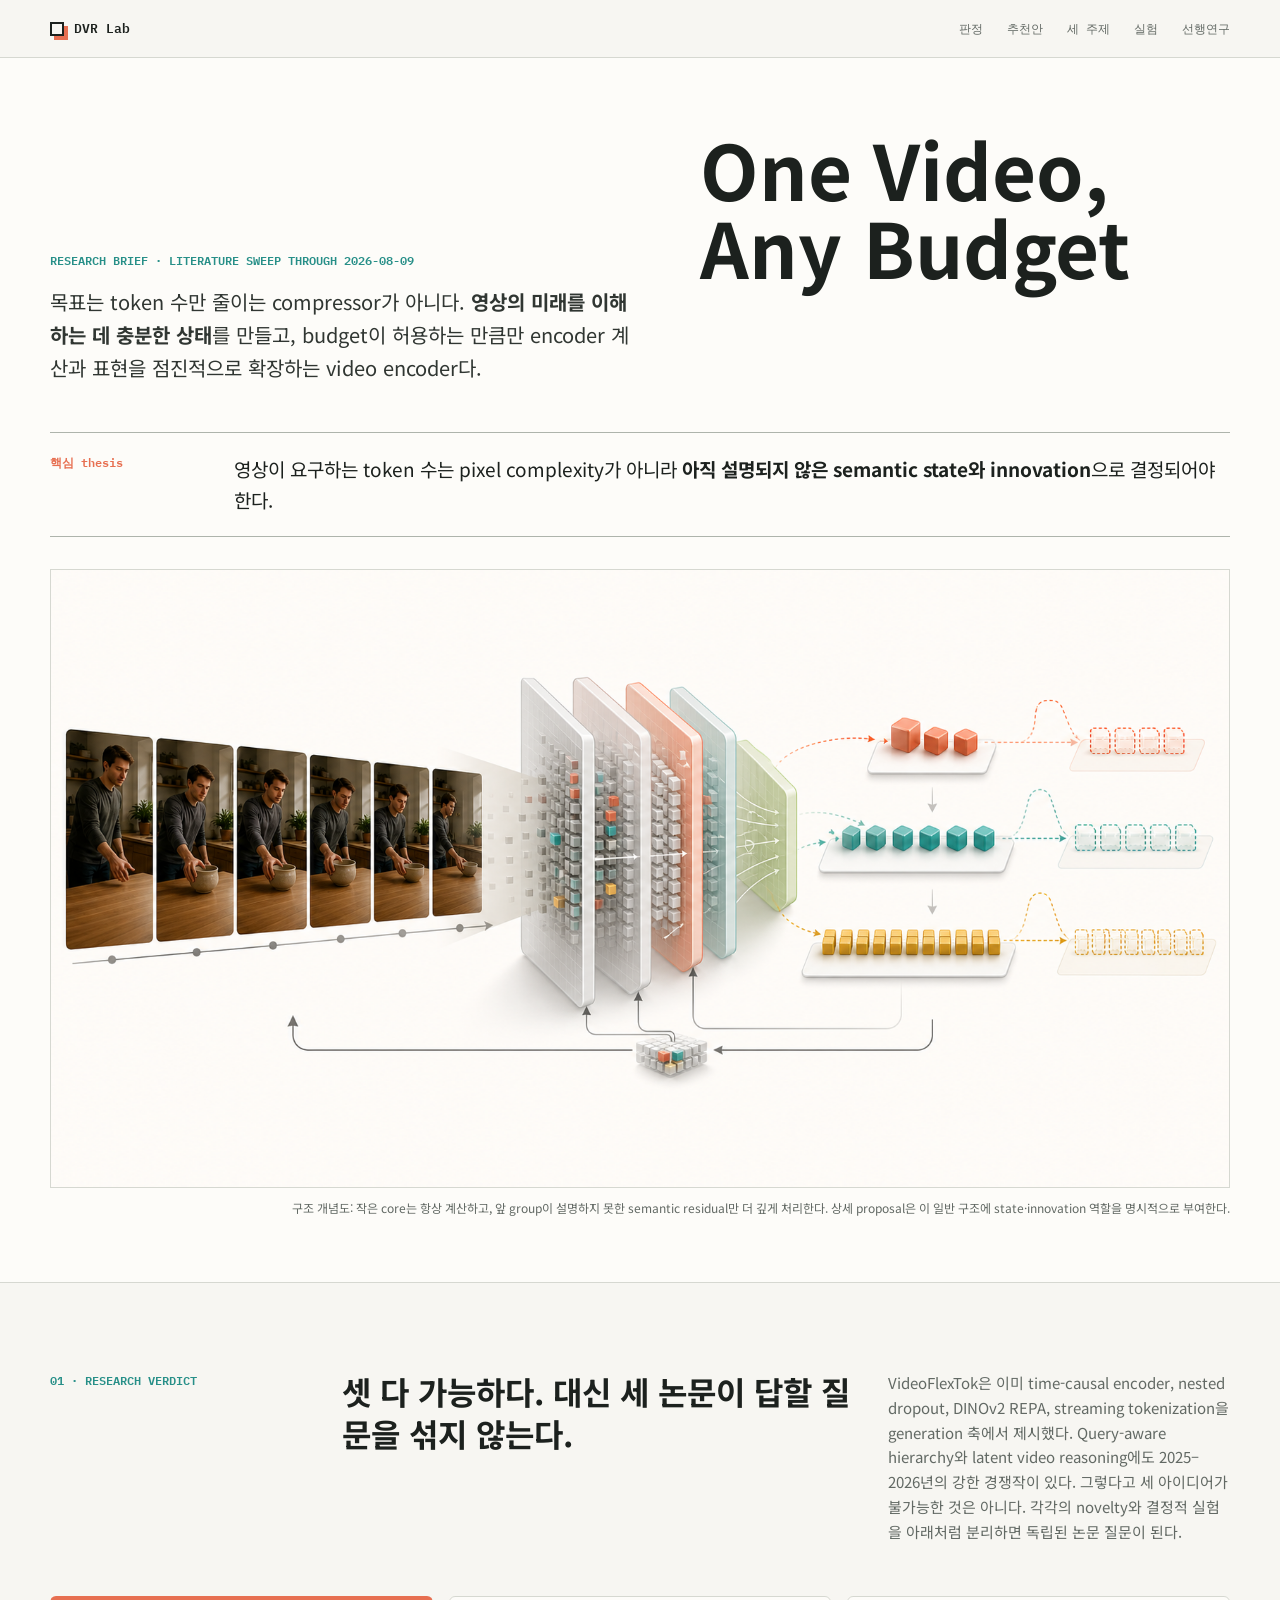
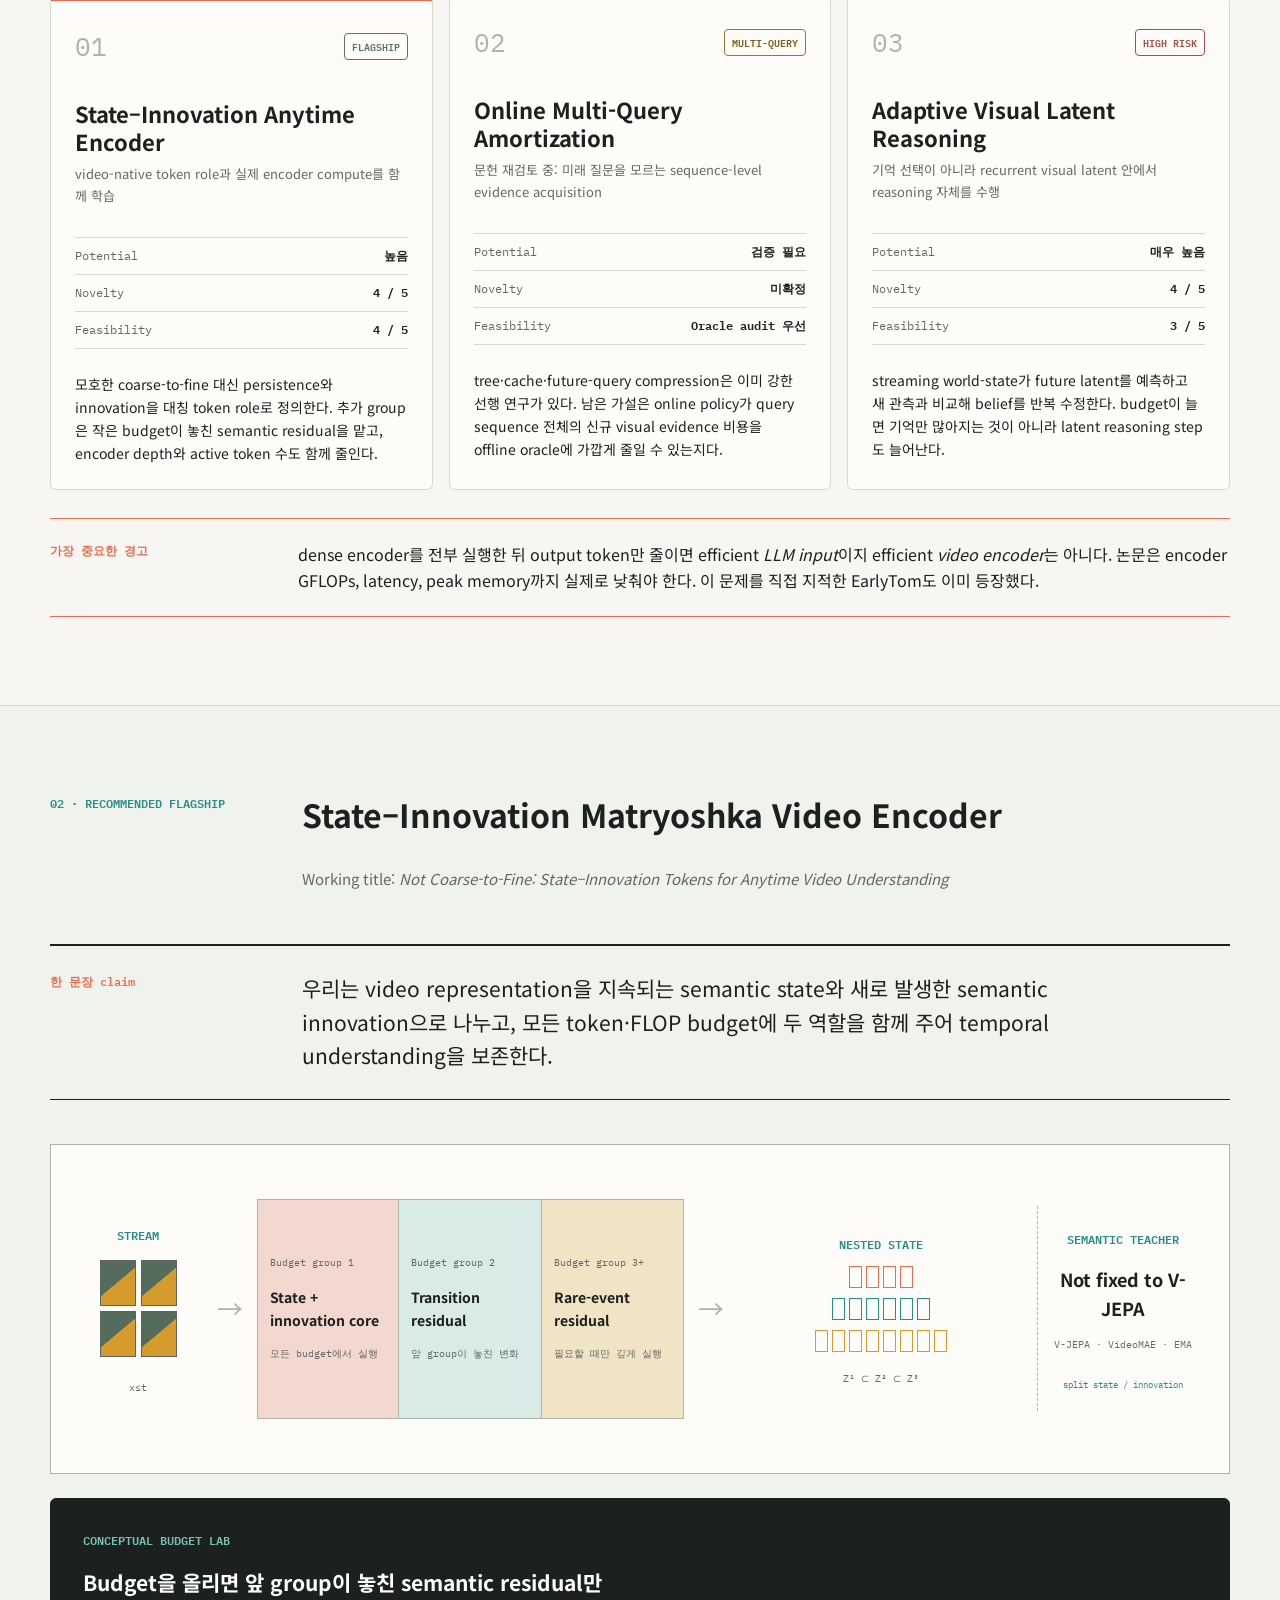
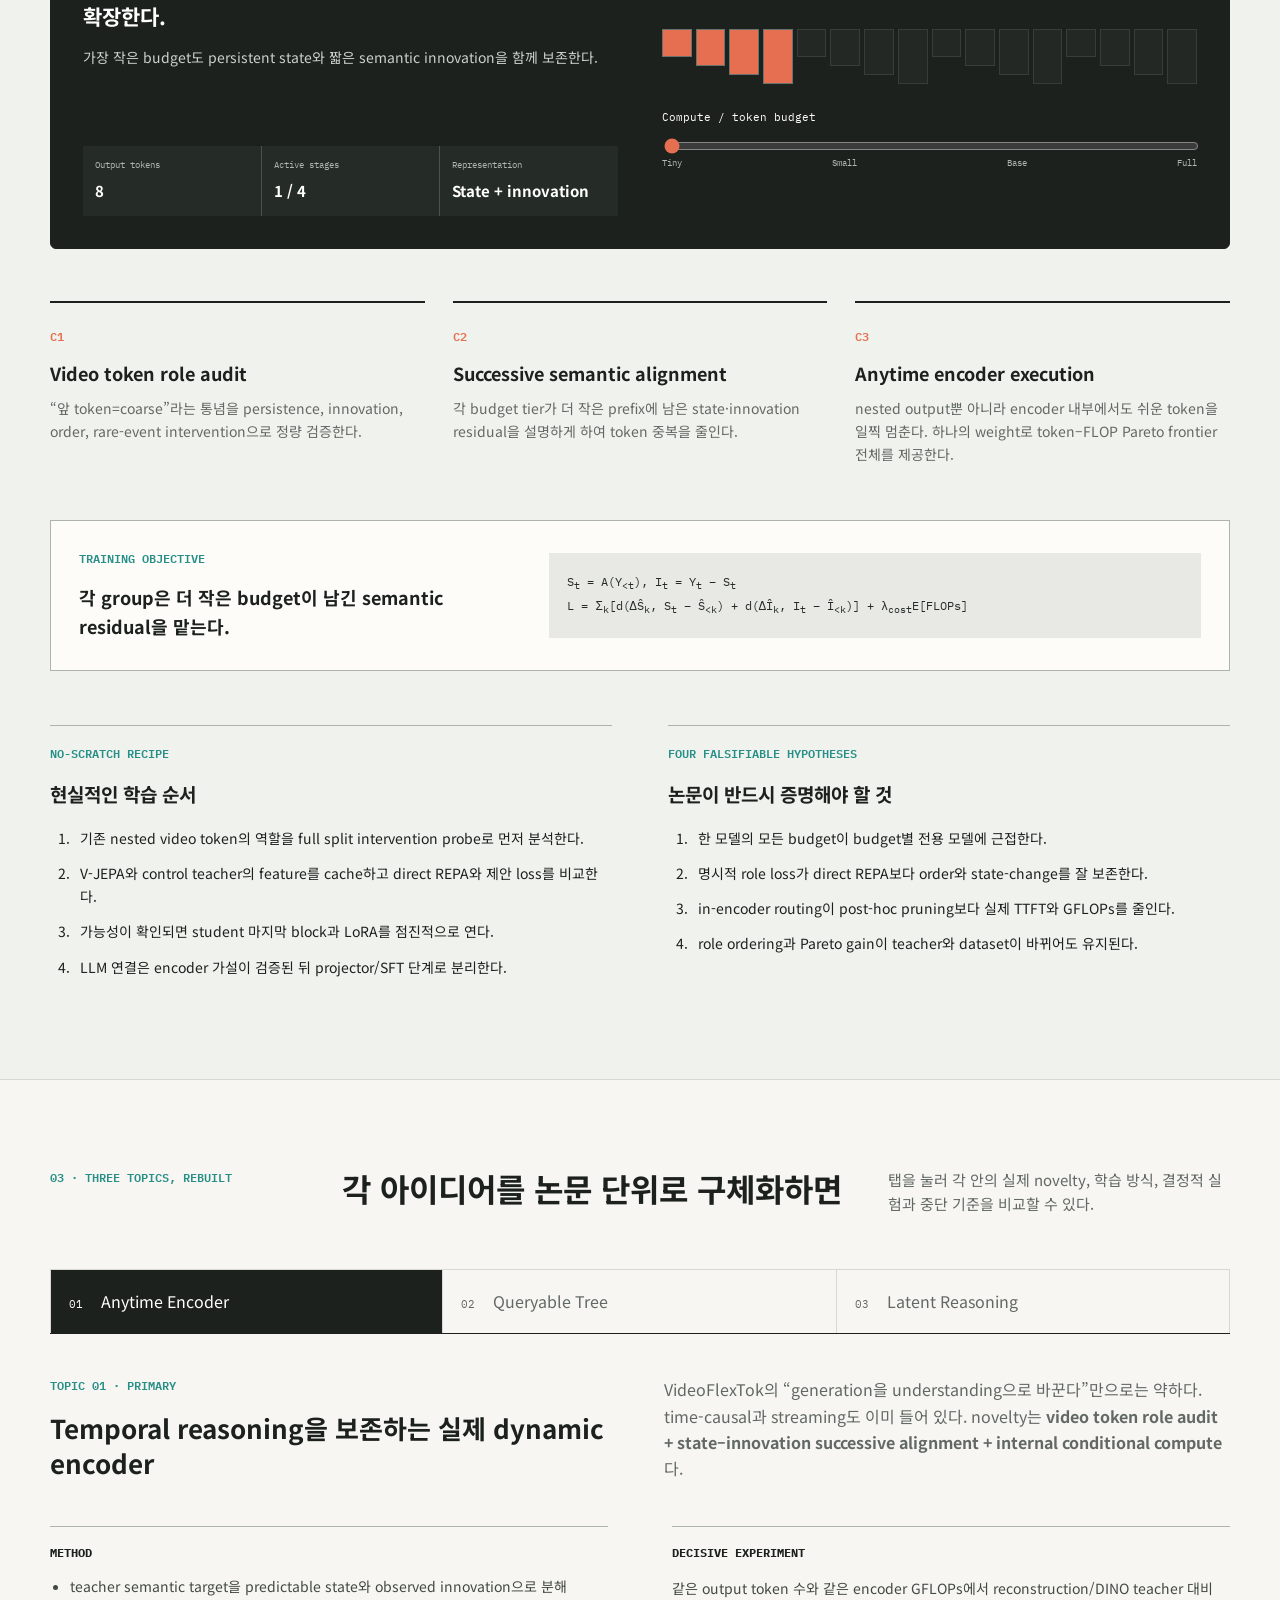
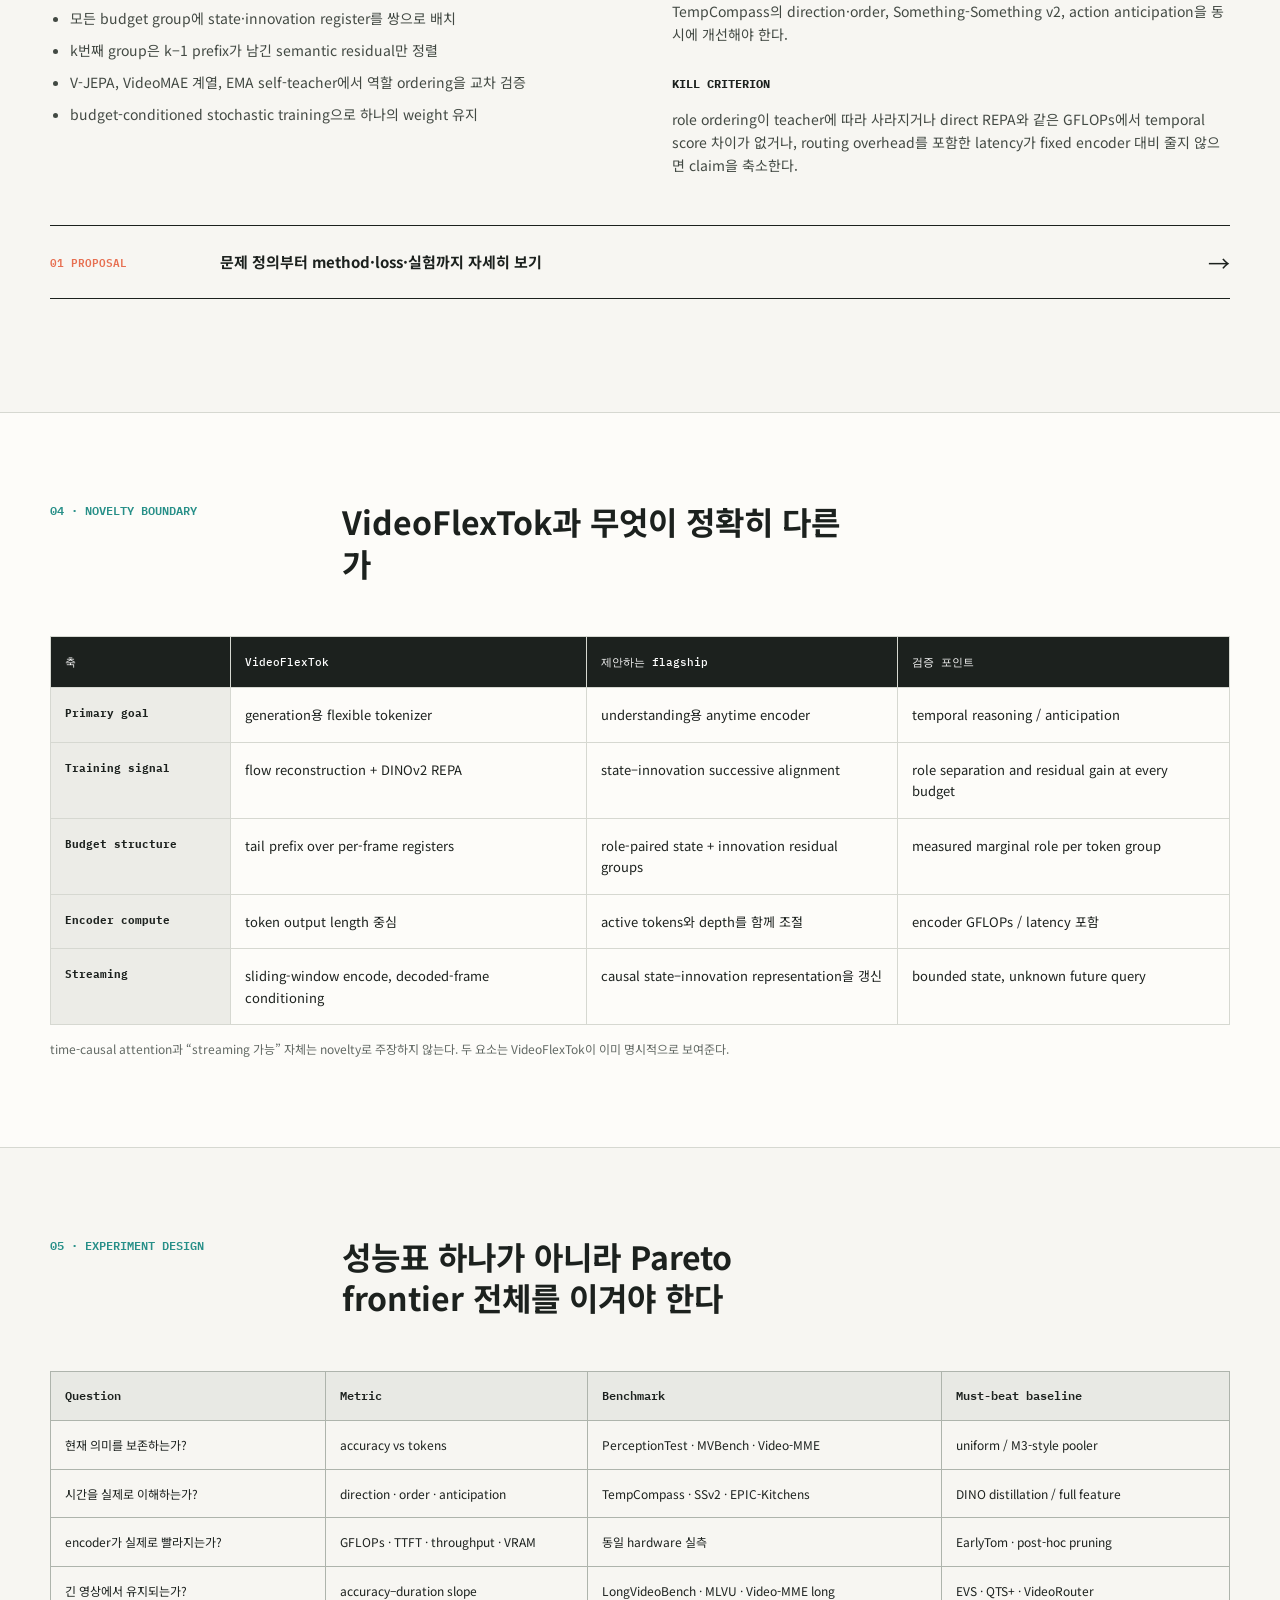
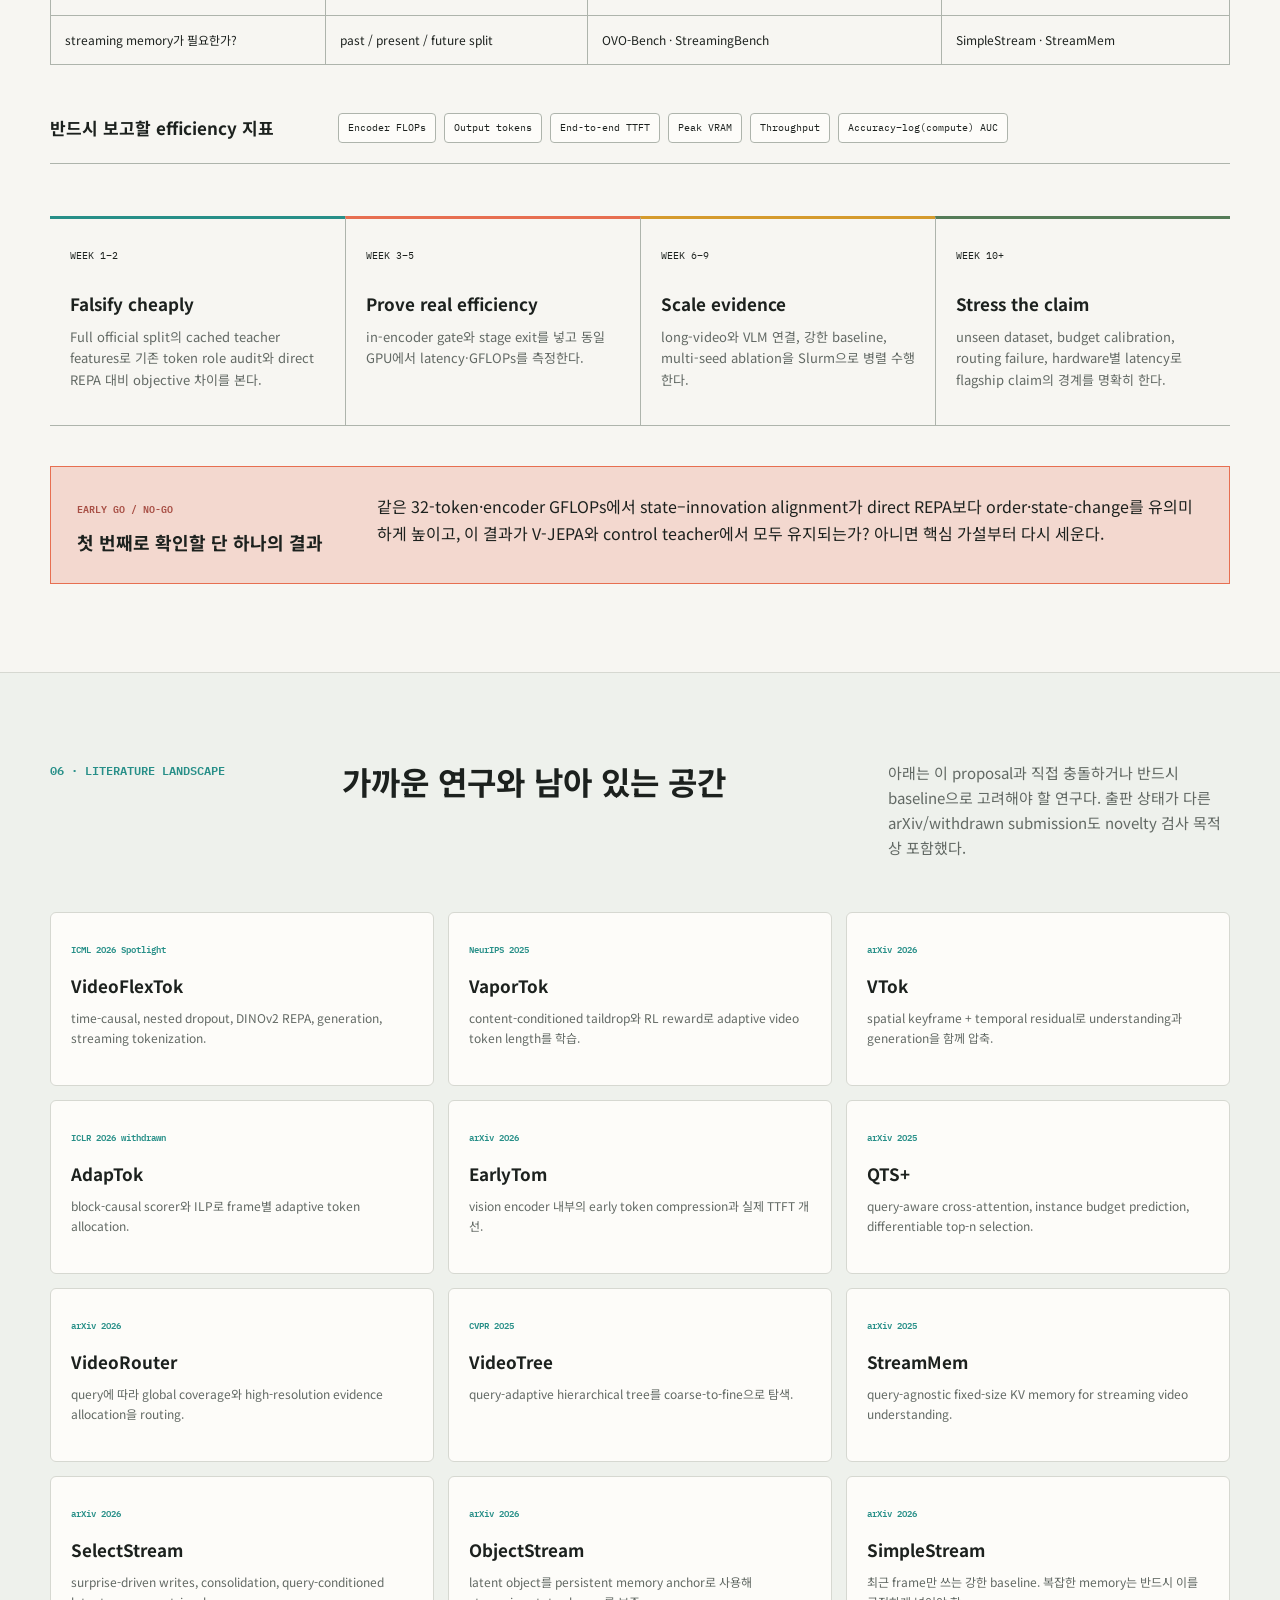
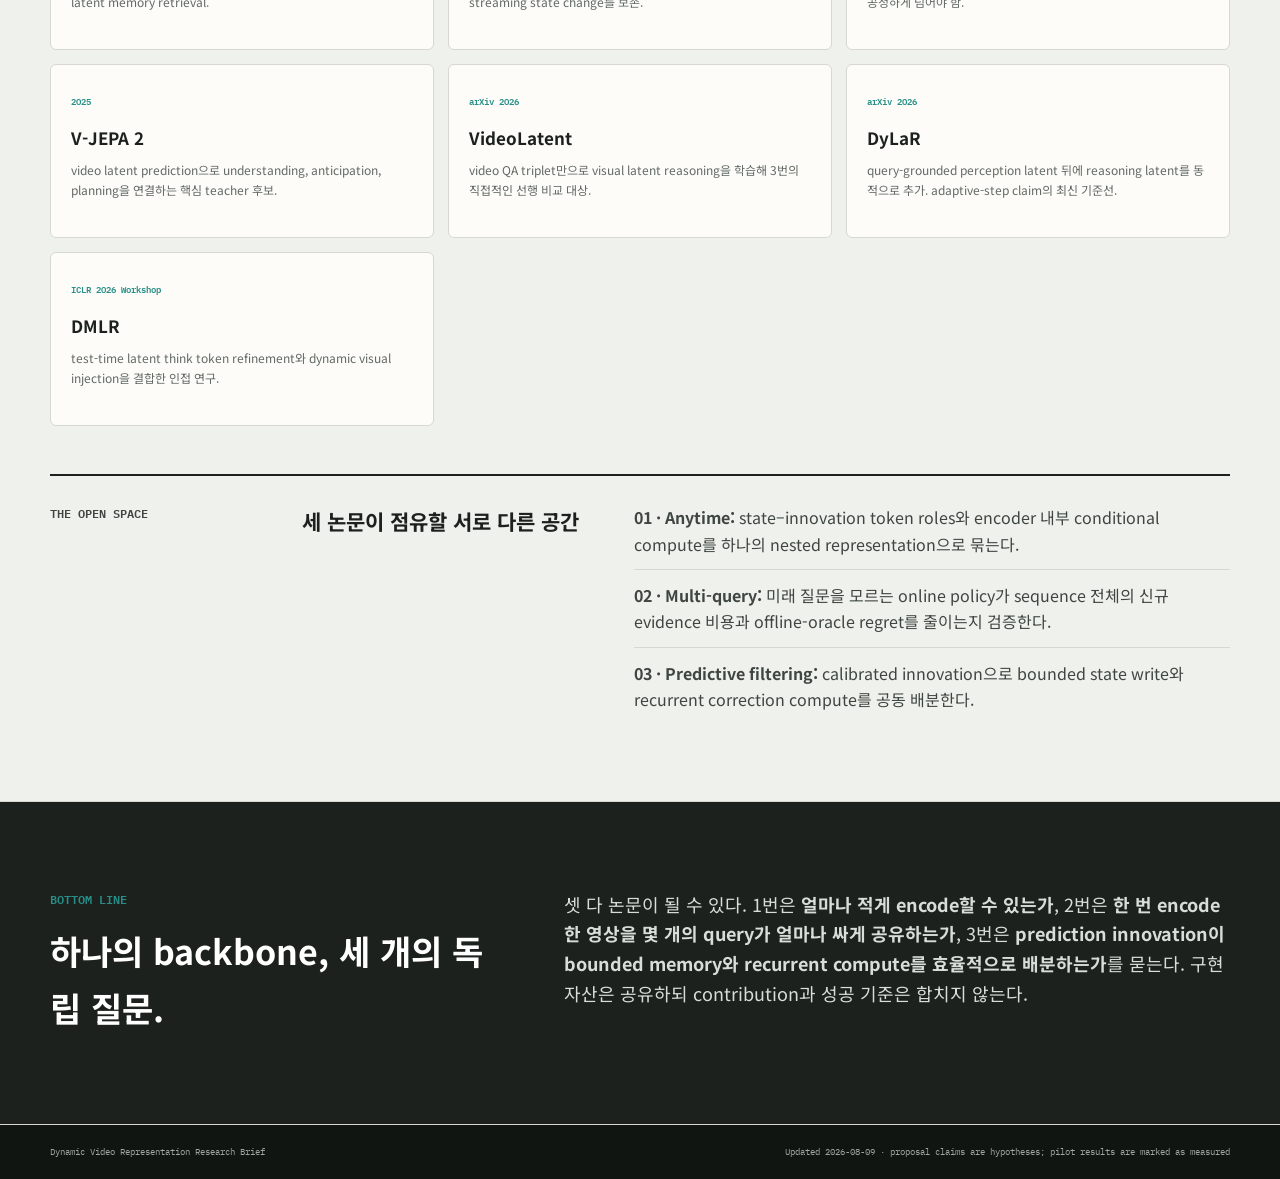
<file: index.html>
<!doctype html>
<html lang="ko">
  <head>
    <meta charset="UTF-8" />
    <meta name="viewport" content="width=device-width, initial-scale=1.0" />
    <meta
      name="description"
      content="Dynamic token budgets를 위한 efficient video encoder 연구 제안과 최신 선행연구 분석"
    />
    <title>Dynamic Video Representation Research Brief</title>
    <link rel="preconnect" href="https://fonts.googleapis.com" />
    <link rel="preconnect" href="https://fonts.gstatic.com" crossorigin />
    <link
      href="https://fonts.googleapis.com/css2?family=IBM+Plex+Mono:wght@400;500;600&amp;family=Noto+Sans+KR:wght@400;500;600;700;800&amp;display=swap"
      rel="stylesheet"
    />
    <link rel="stylesheet" href="styles.css" />
  </head>
  <body>
    <a class="skip-link" href="#main">본문으로 이동</a>

    <header class="site-header">
      <a class="wordmark" href="#top" aria-label="페이지 맨 위로">
        <span class="wordmark-mark" aria-hidden="true"></span>
        DVR Lab
      </a>
      <nav class="site-nav" aria-label="주요 섹션">
        <a href="#verdict">판정</a>
        <a href="#flagship">추천안</a>
        <a href="#topics">세 주제</a>
        <a href="#experiments">실험</a>
        <a href="#landscape">선행연구</a>
      </nav>
    </header>

    <main id="main">
      <section class="intro-band" id="top">
        <div class="page-shell intro-copy">
          <p class="eyebrow">RESEARCH BRIEF · LITERATURE SWEEP THROUGH 2026-08-09</p>
          <h1>One Video, Any Budget</h1>
          <p class="intro-lead">
            목표는 token 수만 줄이는 compressor가 아니다. <strong>영상의 미래를 이해하는 데 충분한 상태</strong>를
            만들고, budget이 허용하는 만큼만 encoder 계산과 표현을 점진적으로 확장하는 video encoder다.
          </p>
          <div class="thesis-line">
            <span class="thesis-label">핵심 thesis</span>
            <p>
              영상이 요구하는 token 수는 pixel complexity가 아니라
              <strong>아직 설명되지 않은 semantic state와 innovation</strong>으로 결정되어야 한다.
            </p>
          </div>
        </div>

        <figure class="page-shell overview-figure">
          <img
            src="assets/predictive-anytime-encoder.png"
            alt="시간에 따라 들어오는 영상이 단계적 encoder를 거쳐 작은 core와 추가 residual token으로 압축되는 anytime video encoder 개념도"
          />
          <figcaption>
            구조 개념도: 작은 core는 항상 계산하고, 앞 group이 설명하지 못한 semantic residual만 더 깊게 처리한다.
            상세 proposal은 이 일반 구조에 state·innovation 역할을 명시적으로 부여한다.
          </figcaption>
        </figure>
      </section>

      <section class="section-band" id="verdict">
        <div class="page-shell">
          <div class="section-heading">
            <p class="section-index">01 · RESEARCH VERDICT</p>
            <h2>셋 다 가능하다. 대신 세 논문이 답할 질문을 섞지 않는다.</h2>
            <p>
              VideoFlexTok은 이미 time-causal encoder, nested dropout, DINOv2 REPA, streaming tokenization을
              generation 축에서 제시했다. Query-aware hierarchy와 latent video reasoning에도 2025–2026년의 강한
              경쟁작이 있다. 그렇다고 세 아이디어가 불가능한 것은 아니다. 각각의 novelty와 결정적 실험을 아래처럼
              분리하면 독립된 논문 질문이 된다.
            </p>
          </div>

          <div class="decision-grid">
            <article class="decision-card recommended">
              <div class="card-topline">
                <span class="topic-number">01</span>
                <span class="status-chip">FLAGSHIP</span>
              </div>
              <h3>State–Innovation Anytime Encoder</h3>
              <p class="card-subtitle">video-native token role과 실제 encoder compute를 함께 학습</p>
              <dl class="score-list">
                <div><dt>Potential</dt><dd>높음</dd></div>
                <div><dt>Novelty</dt><dd>4 / 5</dd></div>
                <div><dt>Feasibility</dt><dd>4 / 5</dd></div>
              </dl>
              <p>
                모호한 coarse-to-fine 대신 persistence와 innovation을 대칭 token role로 정의한다. 추가 group은
                작은 budget이 놓친 semantic residual을 맡고, encoder depth와 active token 수도 함께 줄인다.
              </p>
            </article>

            <article class="decision-card">
              <div class="card-topline">
                <span class="topic-number">02</span>
                <span class="status-chip caution">MULTI-QUERY</span>
              </div>
              <h3>Online Multi-Query Amortization</h3>
              <p class="card-subtitle">문헌 재검토 중: 미래 질문을 모르는 sequence-level evidence acquisition</p>
              <dl class="score-list">
                <div><dt>Potential</dt><dd>검증 필요</dd></div>
                <div><dt>Novelty</dt><dd>미확정</dd></div>
                <div><dt>Feasibility</dt><dd>Oracle audit 우선</dd></div>
              </dl>
              <p>
                tree·cache·future-query compression은 이미 강한 선행 연구가 있다. 남은 가설은 online policy가
                query sequence 전체의 신규 visual evidence 비용을 offline oracle에 가깝게 줄일 수 있는지다.
              </p>
            </article>

            <article class="decision-card">
              <div class="card-topline">
                <span class="topic-number">03</span>
                <span class="status-chip danger">HIGH RISK</span>
              </div>
              <h3>Adaptive Visual Latent Reasoning</h3>
              <p class="card-subtitle">기억 선택이 아니라 recurrent visual latent 안에서 reasoning 자체를 수행</p>
              <dl class="score-list">
                <div><dt>Potential</dt><dd>매우 높음</dd></div>
                <div><dt>Novelty</dt><dd>4 / 5</dd></div>
                <div><dt>Feasibility</dt><dd>3 / 5</dd></div>
              </dl>
              <p>
                streaming world-state가 future latent를 예측하고 새 관측과 비교해 belief를 반복 수정한다. budget이
                늘면 기억만 많아지는 것이 아니라 latent reasoning step도 늘어난다.
              </p>
            </article>
          </div>

          <aside class="warning-note">
            <span class="note-kicker">가장 중요한 경고</span>
            <p>
              dense encoder를 전부 실행한 뒤 output token만 줄이면 efficient <em>LLM input</em>이지 efficient
              <em>video encoder</em>는 아니다. 논문은 encoder GFLOPs, latency, peak memory까지 실제로 낮춰야 한다.
              이 문제를 직접 지적한 EarlyTom도 이미 등장했다.
            </p>
          </aside>
        </div>
      </section>

      <section class="section-band accent-band" id="flagship">
        <div class="page-shell">
          <div class="section-heading compact">
            <p class="section-index">02 · RECOMMENDED FLAGSHIP</p>
            <h2>State–Innovation Matryoshka Video Encoder</h2>
            <p class="working-title">Working title: <em>Not Coarse-to-Fine: State–Innovation Tokens for Anytime Video Understanding</em></p>
          </div>

          <div class="claim-block">
            <span>한 문장 claim</span>
            <p>
              우리는 video representation을 지속되는 semantic state와 새로 발생한 semantic innovation으로 나누고,
              모든 token·FLOP budget에 두 역할을 함께 주어 temporal understanding을 보존한다.
            </p>
          </div>

          <div class="architecture" aria-label="추천 encoder 구조도">
            <div class="arch-column input-column">
              <span class="arch-label">STREAM</span>
              <div class="frame-strip" aria-hidden="true">
                <span></span><span></span><span></span><span></span>
              </div>
              <small>x≤t</small>
            </div>
            <div class="arch-arrow" aria-hidden="true">→</div>
            <div class="encoder-stack">
              <div class="encoder-stage stage-gist">
                <span>Budget group 1</span>
                <strong>State + innovation core</strong>
                <small>모든 budget에서 실행</small>
              </div>
              <div class="encoder-stage stage-event">
                <span>Budget group 2</span>
                <strong>Transition residual</strong>
                <small>앞 group이 놓친 변화</small>
              </div>
              <div class="encoder-stage stage-detail">
                <span>Budget group 3+</span>
                <strong>Rare-event residual</strong>
                <small>필요할 때만 깊게 실행</small>
              </div>
            </div>
            <div class="arch-arrow" aria-hidden="true">→</div>
            <div class="output-column">
              <span class="arch-label">NESTED STATE</span>
              <div class="token-tier tier-one"><i></i><i></i><i></i><i></i></div>
              <div class="token-tier tier-two"><i></i><i></i><i></i><i></i><i></i><i></i></div>
              <div class="token-tier tier-three"><i></i><i></i><i></i><i></i><i></i><i></i><i></i><i></i></div>
              <small>Z¹ ⊂ Z² ⊂ Z³</small>
            </div>
            <div class="teacher-column">
              <span class="arch-label">SEMANTIC TEACHER</span>
              <strong>Not fixed to V-JEPA</strong>
              <small>V-JEPA · VideoMAE · EMA</small>
              <div class="teacher-link" aria-hidden="true">split state / innovation</div>
            </div>
          </div>

          <div class="budget-lab" aria-labelledby="budget-title">
            <div class="budget-copy">
              <p class="tool-label">CONCEPTUAL BUDGET LAB</p>
              <h3 id="budget-title">Budget을 올리면 앞 group이 놓친 semantic residual만 확장한다.</h3>
              <p id="budget-description">
                가장 작은 budget도 persistent state와 짧은 innovation을 함께 보존해야 한다.
              </p>
              <div class="budget-stats" aria-live="polite">
                <div><span>Output tokens</span><strong id="token-count">8</strong></div>
                <div><span>Active stages</span><strong id="stage-count">1 / 4</strong></div>
                <div><span>Representation</span><strong id="representation-label">State + innovation</strong></div>
              </div>
            </div>
            <div class="budget-control">
              <div class="budget-visual" id="budget-visual" aria-hidden="true"></div>
              <label for="budget-range">Compute / token budget</label>
              <input id="budget-range" type="range" min="1" max="4" value="1" step="1" />
              <div class="range-labels" aria-hidden="true">
                <span>Tiny</span><span>Small</span><span>Base</span><span>Full</span>
              </div>
            </div>
          </div>

          <div class="contribution-grid">
            <div>
              <span class="contribution-number">C1</span>
              <h3>Video token role audit</h3>
              <p>
                “앞 token=coarse”라는 통념을 persistence, innovation, order, rare-event intervention으로 정량 검증한다.
              </p>
            </div>
            <div>
              <span class="contribution-number">C2</span>
              <h3>Successive semantic alignment</h3>
              <p>
                각 budget tier가 더 작은 prefix에 남은 state·innovation residual을 설명하게 하여 token 중복을 줄인다.
              </p>
            </div>
            <div>
              <span class="contribution-number">C3</span>
              <h3>Anytime encoder execution</h3>
              <p>
                nested output뿐 아니라 encoder 내부에서도 쉬운 token을 일찍 멈춘다. 하나의 weight로
                token–FLOP Pareto frontier 전체를 제공한다.
              </p>
            </div>
          </div>

          <div class="objective-panel">
            <div>
              <p class="tool-label">TRAINING OBJECTIVE</p>
              <h3>각 group은 더 작은 budget이 남긴 semantic residual을 맡는다.</h3>
            </div>
            <code>
              S<sub>t</sub> = A(Y<sub>&lt;t</sub>), I<sub>t</sub> = Y<sub>t</sub> − S<sub>t</sub><br />
              L = Σ<sub>k</sub>[d(ΔŜ<sub>k</sub>, S<sub>t</sub> − Ŝ<sub>&lt;k</sub>) +
              d(ΔÎ<sub>k</sub>, I<sub>t</sub> − Î<sub>&lt;k</sub>)] + λ<sub>cost</sub>E[FLOPs]
            </code>
          </div>

          <div class="training-grid">
            <div class="plain-column">
              <p class="tool-label">NO-SCRATCH RECIPE</p>
              <h3>현실적인 학습 순서</h3>
              <ol>
                <li>기존 nested video token의 역할을 full split intervention probe로 먼저 분석한다.</li>
                <li>V-JEPA와 control teacher의 feature를 cache하고 direct REPA와 제안 loss를 비교한다.</li>
                <li>가능성이 확인되면 student 마지막 block과 LoRA를 점진적으로 연다.</li>
                <li>LLM 연결은 encoder 가설이 검증된 뒤 projector/SFT 단계로 분리한다.</li>
              </ol>
            </div>
            <div class="plain-column">
              <p class="tool-label">FOUR FALSIFIABLE HYPOTHESES</p>
              <h3>논문이 반드시 증명해야 할 것</h3>
              <ol>
                <li>한 모델의 모든 budget이 budget별 전용 모델에 근접한다.</li>
                <li>명시적 role loss가 direct REPA보다 order와 state-change를 잘 보존한다.</li>
                <li>in-encoder routing이 post-hoc pruning보다 실제 TTFT와 GFLOPs를 줄인다.</li>
                <li>role ordering과 Pareto gain이 teacher와 dataset이 바뀌어도 유지된다.</li>
              </ol>
            </div>
          </div>
        </div>
      </section>

      <section class="section-band" id="topics">
        <div class="page-shell">
          <div class="section-heading">
            <p class="section-index">03 · THREE TOPICS, REBUILT</p>
            <h2>각 아이디어를 논문 단위로 구체화하면</h2>
            <p>탭을 눌러 각 안의 실제 novelty, 학습 방식, 결정적 실험과 중단 기준을 비교할 수 있다.</p>
          </div>

          <div class="topic-tabs" role="tablist" aria-label="연구 주제 선택">
            <button role="tab" aria-selected="true" aria-controls="topic-panel-1" id="topic-tab-1" data-topic="1">
              <span>01</span> Anytime Encoder
            </button>
            <button role="tab" aria-selected="false" aria-controls="topic-panel-2" id="topic-tab-2" data-topic="2">
              <span>02</span> Queryable Tree
            </button>
            <button role="tab" aria-selected="false" aria-controls="topic-panel-3" id="topic-tab-3" data-topic="3">
              <span>03</span> Latent Reasoning
            </button>
          </div>

          <article class="topic-panel is-active" id="topic-panel-1" role="tabpanel" aria-labelledby="topic-tab-1">
            <div class="topic-summary">
              <div>
                <p class="topic-overline">TOPIC 01 · PRIMARY</p>
                <h3>Temporal reasoning을 보존하는 실제 dynamic encoder</h3>
              </div>
              <p>
                VideoFlexTok의 “generation을 understanding으로 바꾼다”만으로는 약하다. time-causal과 streaming도
                이미 들어 있다. novelty는 <strong>video token role audit + state–innovation successive alignment + internal conditional compute</strong>다.
              </p>
            </div>
            <div class="topic-columns">
              <section>
                <h4>Method</h4>
                <ul>
                  <li>teacher semantic target을 predictable state와 observed innovation으로 분해</li>
                  <li>모든 budget group에 state·innovation register를 쌍으로 배치</li>
                  <li>k번째 group은 k−1 prefix가 남긴 semantic residual만 정렬</li>
                  <li>V-JEPA, VideoMAE 계열, EMA self-teacher에서 역할 ordering을 교차 검증</li>
                  <li>budget-conditioned stochastic training으로 하나의 weight 유지</li>
                </ul>
              </section>
              <section>
                <h4>Decisive experiment</h4>
                <p>
                  같은 output token 수와 같은 encoder GFLOPs에서 reconstruction/DINO teacher 대비 TempCompass의
                  direction·order, Something-Something v2, action anticipation을 동시에 개선해야 한다.
                </p>
                <h4>Kill criterion</h4>
                <p>
                  role ordering이 teacher에 따라 사라지거나 direct REPA와 같은 GFLOPs에서 temporal score 차이가 없거나,
                  routing overhead를 포함한 latency가 fixed encoder 대비 줄지 않으면 claim을 축소한다.
                </p>
              </section>
            </div>
            <a class="proposal-link" href="1-proposal/">
              <span>01 proposal</span>
              <strong>문제 정의부터 method·loss·실험까지 자세히 보기</strong>
              <i aria-hidden="true">→</i>
            </a>
          </article>

          <article class="topic-panel" id="topic-panel-2" role="tabpanel" aria-labelledby="topic-tab-2" hidden>
            <div class="topic-summary">
              <div>
                <p class="topic-overline">TOPIC 02 · MULTI-QUERY AMORTIZATION</p>
                <h3>미래 질문을 모르는 상태에서 sequence 전체의 누적 visual cost를 줄인다</h3>
              </div>
              <p>
                MetaCompress는 unknown future prompt를 위한 prompt-agnostic compression을, ReKV·MuKV·OASIS는
                persistent video memory와 repeated QA를 이미 다룬다. 따라서 새 tree나 cache를 주장하지 않고,
                <strong>online policy와 full-sequence offline oracle의 cumulative cost gap</strong>을 연구 대상으로 둔다.
              </p>
            </div>

            <div class="tree-diagram" aria-label="online multi-query evidence acquisition 개념도">
              <div class="tree-video">
                <span>Evidence index</span>
                <div class="mini-frames"><i></i><i></i><i></i><i></i><i></i><i></i></div>
              </div>
              <div class="tree-root">Opened evidence ledger</div>
              <div class="tree-level tree-level-two">
                <div>Reuse</div><div>Retrieve</div><div>Refine</div>
              </div>
              <div class="tree-level tree-level-three">
                <div>Q₁</div><div>O₁</div><div>Q₂</div><div>O₂</div><div>Q₃</div><div>O₃</div>
              </div>
              <div class="query-path">
                <span>Unknown sequential queries</span>
                <div class="query-reuse"><b>Q1</b><strong>retrieve evidence A</strong><small>pay A</small></div>
                <div class="query-reuse"><b>Q2</b><strong>reuse A + refine B</strong><small>pay B</small></div>
                <div class="query-reuse"><b>Q3</b><strong>reuse A, B</strong><small>near-zero new evidence</small></div>
              </div>
            </div>

            <div class="topic-columns">
              <section>
                <h4>Method</h4>
                <ul>
                  <li>P1·MetaCompress·StreamMem 등 기존 representation을 evidence index로 사용</li>
                  <li>현재 query와 이미 열린 evidence를 조건으로 신규 evidence의 marginal value 예측</li>
                  <li>전체 query sequence를 아는 offline oracle로 minimum evidence union 계산</li>
                  <li>online policy는 미래 query 없이 reuse·retrieve·refine·evict 행동 수행</li>
                  <li>oracle imitation 후 offline RL로 answer risk와 new compute를 공동 최적화</li>
                  <li>query 수·순서·관련도·memory budget별 cumulative cost와 regret 평가</li>
                </ul>
              </section>
              <section>
                <h4>Decisive experiment</h4>
                <p>
                  SVBench·OASIS SQA의 실제 sequential queries에서 Q={1,2,4,8,16}을 평가한다. 동일 accuracy에서
                  cumulative new visual cost가 ReKV·MuKV·OASIS·dense prefix cache보다 낮고 offline oracle에 가까워야 한다.
                </p>
                <h4>Kill criterion</h4>
                <p>
                  offline oracle과 independent retrieval의 차이가 작거나, 기존 persistent cache가 같은 cumulative
                  cost를 얻거나, gain이 exact GT overlap에만 존재하면 Proposal 2를 독립 논문으로 진행하지 않는다.
                </p>
              </section>
            </div>
            <a class="proposal-link" href="2-proposal/">
              <span>02 proposal</span>
              <strong>multi-query amortization의 정확한 빈틈과 구현 보기</strong>
              <i aria-hidden="true">→</i>
            </a>
          </article>

          <article class="topic-panel" id="topic-panel-3" role="tabpanel" aria-labelledby="topic-tab-3" hidden>
            <div class="topic-summary">
              <div>
                <p class="topic-overline">TOPIC 03 · HIGH RISK, HIGH REWARD</p>
                <h3>Prediction error로 memory와 latent compute를 함께 배분한다</h3>
              </div>
              <p>
                Predict–correct 자체는 RSSM·Dreamer에 이미 있고 latent prediction은 V-JEPA가 강하다. 차별점은
                <strong>uncertainty-calibrated semantic innovation이 고정 state의 memory write와 recurrent correction
                depth를 공동 제어</strong>해 accuracy–compute Pareto를 개선하는 데 있다.
              </p>
            </div>

            <div class="reasoning-diagram" aria-label="streaming visual latent state가 반복적으로 예측하고 수정하는 개념도">
              <div class="reasoning-input">
                <span>Streaming observation Zₜ</span>
                <div class="mini-frames"><i></i><i></i><i></i><i></i><i></i><i></i></div>
              </div>
              <div class="reasoning-flow">
                <div class="reasoning-state initial"><span>stage 1</span><strong>S⁻ₜ</strong><small>prior</small></div>
                <i>→</i>
                <div class="reasoning-state"><span>stage 2</span><strong>μₜ · σₜ</strong><small>predict</small></div>
                <i>→</i>
                <div class="reasoning-state active"><span>stage 3</span><strong>Iₜ</strong><small>innovation</small></div>
                <i>→</i>
                <div class="reasoning-state final"><span>stage 4</span><strong>Sₜ</strong><small>correct × K</small></div>
              </div>
              <div class="reasoning-loop">future distribution ↺ normalized residual · selective write · adaptive correction</div>
              <div class="reasoning-axes">
                <div><span>Memory budget</span><strong>4 · 8 · 16 · 32 tokens</strong></div>
                <div><span>Correction depth</span><strong>1 · 2 · 4 · 8 steps</strong></div>
              </div>
            </div>

            <div class="topic-columns">
              <section>
                <h4>Method</h4>
                <ul>
                  <li>stream을 한 번만 보며 고정 N-token posterior state Sₜ를 유지</li>
                  <li>multi-horizon teacher latent distribution μₜ·σₜ를 예측</li>
                  <li>실제 관측 residual을 uncertainty로 정규화해 semantic innovation Iₜ를 계산</li>
                  <li>Iₜ가 높은 state slot에만 evidence를 write하고 weight-tied corrector를 반복</li>
                  <li>easy event는 일찍 멈추고 unexpected state change에만 추가 compute를 사용</li>
                  <li>downstream head는 bounded posterior state만 읽어 anticipation을 수행</li>
                </ul>
              </section>
              <section>
                <h4>Decisive experiment</h4>
                <p>
                  EK100과 Ego4D 전체 official split에서 RSSM, raw surprise, fixed depth, larger memory와 비교한다.
                  calibrated innovation이 같은 평균 FLOPs와 state budget에서 더 높은 anticipation 성능을 만들고,
                  unexpected event에서 더 빠르고 정확한 posterior correction을 보여야 한다.
                </p>
                <h4>Kill criterion</h4>
                <p>
                  같은 compute의 RSSM·raw-surprise controller와 차이가 없거나, correction step을 늘려도 future
                  prediction과 anticipation이 오르지 않으면 joint innovation controller와 latent reasoning claim을 줄인다.
                </p>
              </section>
            </div>
            <div class="pilot-inline">
              <span>PIPELINE SMOKE TEST · 2026-08-09</span>
              <p>12-video run은 학습·측정 코드가 동작하는지만 확인했다. 가설 판정에는 사용하지 않으며, 공식 split 전체·video-native backbone·matched compute·3 seeds·두 benchmark를 갖춘 실험만 논문 근거로 인정한다.</p>
            </div>
            <a class="proposal-link" href="3-proposal/">
              <span>03 proposal</span>
              <strong>predictive latent filtering 방법론과 7단계 정식 실험 보기</strong>
              <i aria-hidden="true">→</i>
            </a>
          </article>
        </div>
      </section>

      <section class="section-band comparison-band">
        <div class="page-shell">
          <div class="section-heading">
            <p class="section-index">04 · NOVELTY BOUNDARY</p>
            <h2>VideoFlexTok과 무엇이 정확히 다른가</h2>
          </div>
          <div class="table-wrap">
            <table>
              <thead>
                <tr><th>축</th><th>VideoFlexTok</th><th>제안하는 flagship</th><th>검증 포인트</th></tr>
              </thead>
              <tbody>
                <tr>
                  <th>Primary goal</th>
                  <td>generation용 flexible tokenizer</td>
                  <td>understanding용 anytime encoder</td>
                  <td>temporal reasoning / anticipation</td>
                </tr>
                <tr>
                  <th>Training signal</th>
                  <td>flow reconstruction + DINOv2 REPA</td>
                  <td>state–innovation successive alignment</td>
                  <td>role separation and residual gain at every budget</td>
                </tr>
                <tr>
                  <th>Budget structure</th>
                  <td>tail prefix over per-frame registers</td>
                  <td>role-paired state + innovation residual groups</td>
                  <td>measured marginal role per token group</td>
                </tr>
                <tr>
                  <th>Encoder compute</th>
                  <td>token output length 중심</td>
                  <td>active tokens와 depth를 함께 조절</td>
                  <td>encoder GFLOPs / latency 포함</td>
                </tr>
                <tr>
                  <th>Streaming</th>
                  <td>sliding-window encode, decoded-frame conditioning</td>
                  <td>causal state–innovation representation을 갱신</td>
                  <td>bounded state, unknown future query</td>
                </tr>
              </tbody>
            </table>
          </div>
          <p class="table-note">
            time-causal attention과 “streaming 가능” 자체는 novelty로 주장하지 않는다. 두 요소는 VideoFlexTok이 이미
            명시적으로 보여준다.
          </p>
        </div>
      </section>

      <section class="section-band" id="experiments">
        <div class="page-shell">
          <div class="section-heading">
            <p class="section-index">05 · EXPERIMENT DESIGN</p>
            <h2>성능표 하나가 아니라 Pareto frontier 전체를 이겨야 한다</h2>
          </div>

          <div class="experiment-matrix">
            <div class="matrix-header">Question</div>
            <div class="matrix-header">Metric</div>
            <div class="matrix-header">Benchmark</div>
            <div class="matrix-header">Must-beat baseline</div>

            <div>현재 의미를 보존하는가?</div>
            <div>accuracy vs tokens</div>
            <div>PerceptionTest · MVBench · Video-MME</div>
            <div>uniform / M3-style pooler</div>

            <div>시간을 실제로 이해하는가?</div>
            <div>direction · order · anticipation</div>
            <div>TempCompass · SSv2 · EPIC-Kitchens</div>
            <div>DINO distillation / full feature</div>

            <div>encoder가 실제로 빨라지는가?</div>
            <div>GFLOPs · TTFT · throughput · VRAM</div>
            <div>동일 hardware 실측</div>
            <div>EarlyTom · post-hoc pruning</div>

            <div>긴 영상에서 유지되는가?</div>
            <div>accuracy–duration slope</div>
            <div>LongVideoBench · MLVU · Video-MME long</div>
            <div>EVS · QTS+ · VideoRouter</div>

            <div>streaming memory가 필요한가?</div>
            <div>past / present / future split</div>
            <div>OVO-Bench · StreamingBench</div>
            <div>SimpleStream · StreamMem</div>
          </div>

          <div class="must-report">
            <h3>반드시 보고할 efficiency 지표</h3>
            <div>
              <span>Encoder FLOPs</span><span>Output tokens</span><span>End-to-end TTFT</span>
              <span>Peak VRAM</span><span>Throughput</span><span>Accuracy–log(compute) AUC</span>
            </div>
          </div>

          <div class="roadmap">
            <div class="roadmap-step">
              <span>WEEK 1–2</span>
              <h3>Falsify cheaply</h3>
              <p>Full official split의 cached teacher features로 기존 token role audit와 direct REPA 대비 objective 차이를 본다.</p>
            </div>
            <div class="roadmap-step">
              <span>WEEK 3–5</span>
              <h3>Prove real efficiency</h3>
              <p>in-encoder gate와 stage exit를 넣고 동일 GPU에서 latency·GFLOPs를 측정한다.</p>
            </div>
            <div class="roadmap-step">
              <span>WEEK 6–9</span>
              <h3>Scale evidence</h3>
              <p>long-video와 VLM 연결, 강한 baseline, multi-seed ablation을 Slurm으로 병렬 수행한다.</p>
            </div>
            <div class="roadmap-step">
              <span>WEEK 10+</span>
              <h3>Stress the claim</h3>
              <p>unseen dataset, budget calibration, routing failure, hardware별 latency로 flagship claim의 경계를 명확히 한다.</p>
            </div>
          </div>

          <aside class="go-no-go">
            <div>
              <span>EARLY GO / NO-GO</span>
              <h3>첫 번째로 확인할 단 하나의 결과</h3>
            </div>
            <p>
              같은 32-token·encoder GFLOPs에서 state–innovation alignment가 direct REPA보다 order·state-change를
              유의미하게 높이고, 이 결과가 V-JEPA와 control teacher에서 모두 유지되는가? 아니면 핵심 가설부터 다시 세운다.
            </p>
          </aside>
        </div>
      </section>

      <section class="section-band landscape-band" id="landscape">
        <div class="page-shell">
          <div class="section-heading">
            <p class="section-index">06 · LITERATURE LANDSCAPE</p>
            <h2>가까운 연구와 남아 있는 공간</h2>
            <p>
              아래는 이 proposal과 직접 충돌하거나 반드시 baseline으로 고려해야 할 연구다. 출판 상태가 다른
              arXiv/withdrawn submission도 novelty 검사 목적상 포함했다.
            </p>
          </div>

          <div class="landscape-grid">
            <a class="paper-card" href="https://videoflextok.epfl.ch/" target="_blank" rel="noreferrer">
              <span>ICML 2026 Spotlight</span><h3>VideoFlexTok</h3>
              <p>time-causal, nested dropout, DINOv2 REPA, generation, streaming tokenization.</p>
            </a>
            <a class="paper-card" href="https://proceedings.neurips.cc/paper_files/paper/2025/hash/43e41fa7544d2ee435c72305702de61f-Abstract-Conference.html" target="_blank" rel="noreferrer">
              <span>NeurIPS 2025</span><h3>VaporTok</h3>
              <p>content-conditioned taildrop와 RL reward로 adaptive video token length를 학습.</p>
            </a>
            <a class="paper-card" href="https://arxiv.org/abs/2602.04202" target="_blank" rel="noreferrer">
              <span>arXiv 2026</span><h3>VTok</h3>
              <p>spatial keyframe + temporal residual로 understanding과 generation을 함께 압축.</p>
            </a>
            <a class="paper-card" href="https://openreview.net/forum?id=dkLto1KNFV" target="_blank" rel="noreferrer">
              <span>ICLR 2026 withdrawn</span><h3>AdapTok</h3>
              <p>block-causal scorer와 ILP로 frame별 adaptive token allocation.</p>
            </a>
            <a class="paper-card" href="https://arxiv.org/abs/2605.30010" target="_blank" rel="noreferrer">
              <span>arXiv 2026</span><h3>EarlyTom</h3>
              <p>vision encoder 내부의 early token compression과 실제 TTFT 개선.</p>
            </a>
            <a class="paper-card" href="https://arxiv.org/abs/2511.11910" target="_blank" rel="noreferrer">
              <span>arXiv 2025</span><h3>QTS+</h3>
              <p>query-aware cross-attention, instance budget prediction, differentiable top-n selection.</p>
            </a>
            <a class="paper-card" href="https://arxiv.org/abs/2605.05848" target="_blank" rel="noreferrer">
              <span>arXiv 2026</span><h3>VideoRouter</h3>
              <p>query에 따라 global coverage와 high-resolution evidence allocation을 routing.</p>
            </a>
            <a class="paper-card" href="https://videotree2024.github.io/" target="_blank" rel="noreferrer">
              <span>CVPR 2025</span><h3>VideoTree</h3>
              <p>query-adaptive hierarchical tree를 coarse-to-fine으로 탐색.</p>
            </a>
            <a class="paper-card" href="https://arxiv.org/abs/2508.15717" target="_blank" rel="noreferrer">
              <span>arXiv 2025</span><h3>StreamMem</h3>
              <p>query-agnostic fixed-size KV memory for streaming video understanding.</p>
            </a>
            <a class="paper-card" href="https://arxiv.org/abs/2606.16353" target="_blank" rel="noreferrer">
              <span>arXiv 2026</span><h3>SelectStream</h3>
              <p>surprise-driven writes, consolidation, query-conditioned latent memory retrieval.</p>
            </a>
            <a class="paper-card" href="https://arxiv.org/abs/2607.28312" target="_blank" rel="noreferrer">
              <span>arXiv 2026</span><h3>ObjectStream</h3>
              <p>latent object를 persistent memory anchor로 사용해 streaming state change를 보존.</p>
            </a>
            <a class="paper-card" href="https://arxiv.org/abs/2604.02317" target="_blank" rel="noreferrer">
              <span>arXiv 2026</span><h3>SimpleStream</h3>
              <p>최근 frame만 쓰는 강한 baseline. 복잡한 memory는 반드시 이를 공정하게 넘어야 함.</p>
            </a>
            <a class="paper-card" href="https://ai.meta.com/research/publications/v-jepa-2-self-supervised-video-models-enable-understanding-prediction-and-planning/" target="_blank" rel="noreferrer">
              <span>2025</span><h3>V-JEPA 2</h3>
              <p>video latent prediction으로 understanding, anticipation, planning을 연결하는 핵심 teacher 후보.</p>
            </a>
            <a class="paper-card" href="https://arxiv.org/abs/2606.22870" target="_blank" rel="noreferrer">
              <span>arXiv 2026</span><h3>VideoLatent</h3>
              <p>video QA triplet만으로 visual latent reasoning을 학습해 3번의 직접적인 선행 비교 대상.</p>
            </a>
            <a class="paper-card" href="https://arxiv.org/abs/2608.04124" target="_blank" rel="noreferrer">
              <span>arXiv 2026</span><h3>DyLaR</h3>
              <p>query-grounded perception latent 뒤에 reasoning latent를 동적으로 추가. adaptive-step claim의 최신 기준선.</p>
            </a>
            <a class="paper-card" href="https://openreview.net/forum?id=fWrhAOQZ5A" target="_blank" rel="noreferrer">
              <span>ICLR 2026 Workshop</span><h3>DMLR</h3>
              <p>test-time latent think token refinement와 dynamic visual injection을 결합한 인접 연구.</p>
            </a>
          </div>

          <div class="open-space">
            <p class="tool-label">THE OPEN SPACE</p>
            <h3>세 논문이 점유할 서로 다른 공간</h3>
            <div class="open-space-list">
              <p><strong>01 · Anytime:</strong> state–innovation token roles와 encoder 내부 conditional compute를 하나의 nested representation으로 묶는다.</p>
              <p><strong>02 · Multi-query:</strong> 미래 질문을 모르는 online policy가 sequence 전체의 신규 evidence 비용과 offline-oracle regret를 줄이는지 검증한다.</p>
              <p><strong>03 · Predictive filtering:</strong> calibrated innovation으로 bounded state write와 recurrent correction compute를 공동 배분한다.</p>
            </div>
          </div>
        </div>
      </section>

      <section class="section-band final-band">
        <div class="page-shell final-layout">
          <div>
            <p class="section-index">BOTTOM LINE</p>
            <h2>하나의 backbone, 세 개의 독립 질문.</h2>
          </div>
          <p>
            셋 다 논문이 될 수 있다. 1번은 <strong>얼마나 적게 encode할 수 있는가</strong>, 2번은 <strong>한 번 encode한
            영상을 몇 개의 query가 얼마나 싸게 공유하는가</strong>, 3번은 <strong>prediction innovation이 bounded
            memory와 recurrent compute를 효율적으로 배분하는가</strong>를 묻는다. 구현 자산은 공유하되 contribution과 성공 기준은
            합치지 않는다.
          </p>
        </div>
      </section>
    </main>

    <footer>
      <div class="page-shell footer-inner">
        <span>Dynamic Video Representation Research Brief</span>
        <span>Updated 2026-08-09 · proposal claims are hypotheses; pilot results are marked as measured</span>
      </div>
    </footer>

    <script src="app.js"></script>
  </body>
</html>
</file>
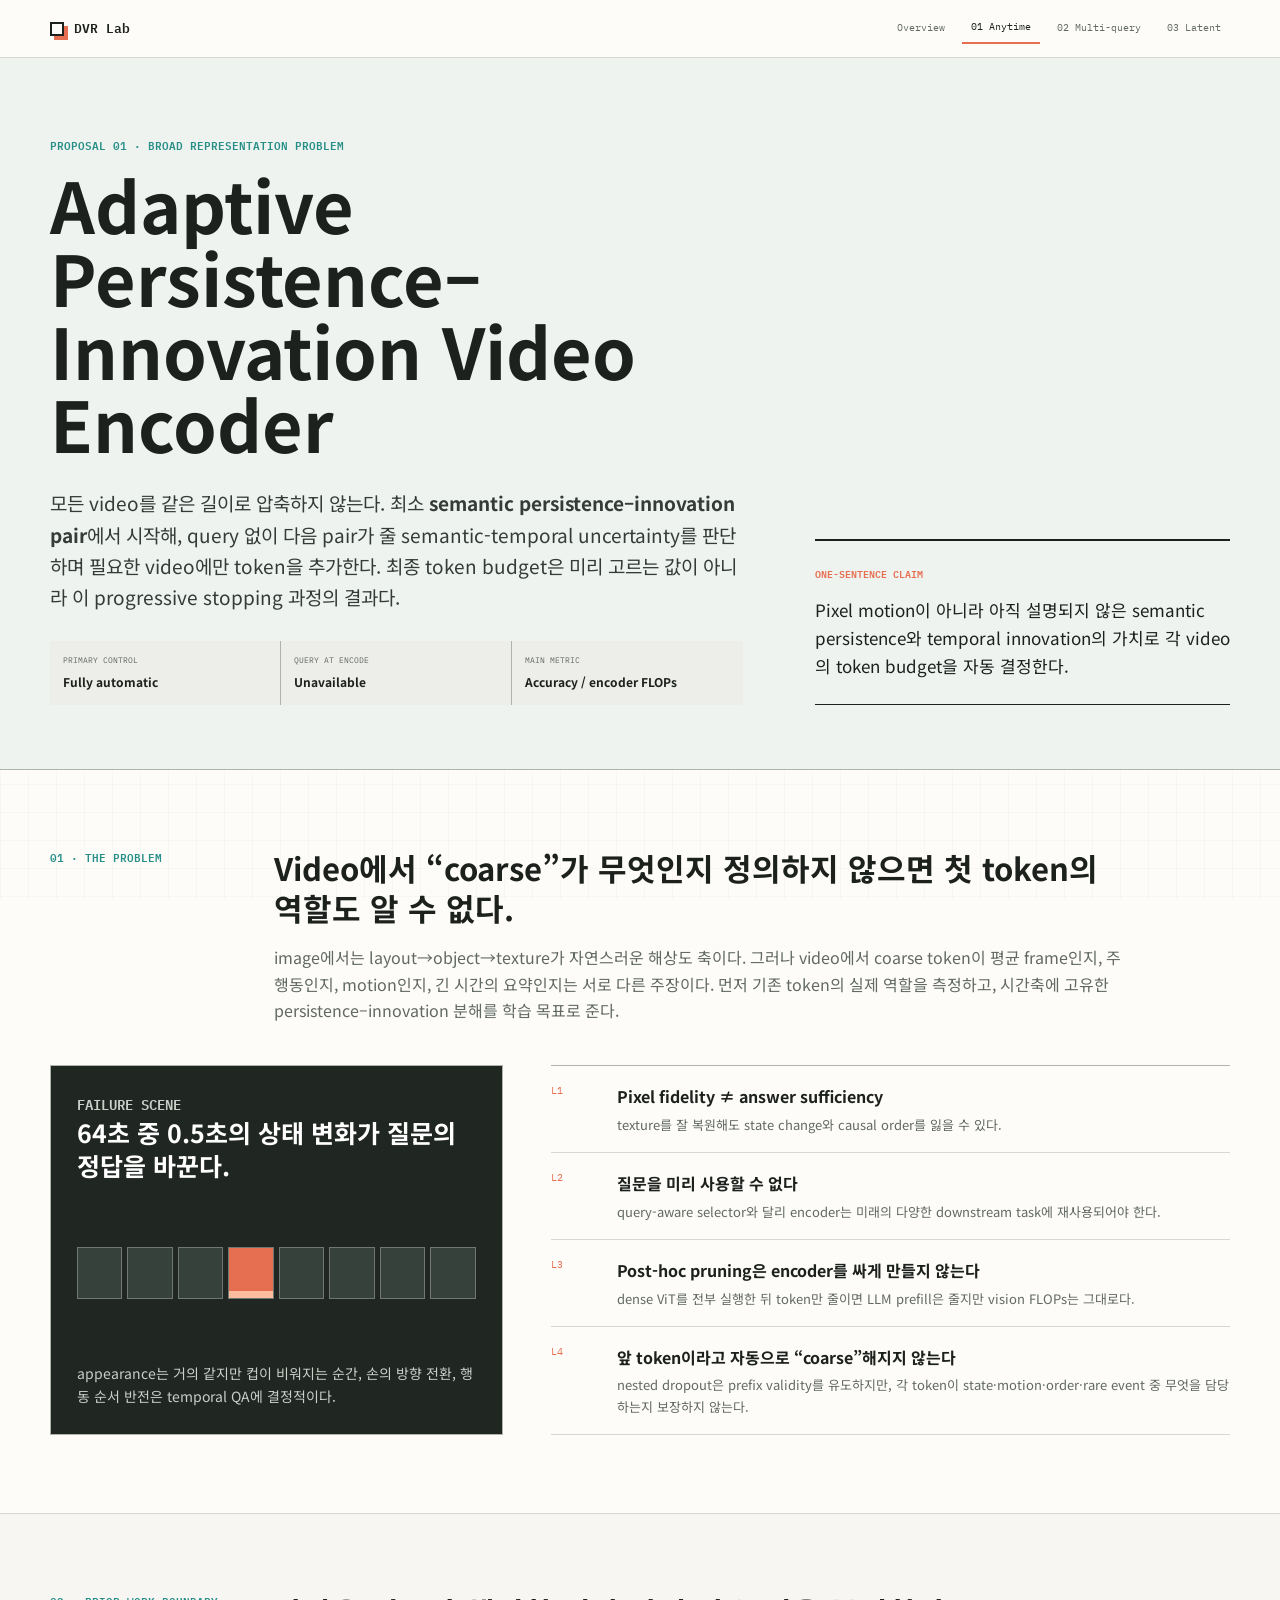
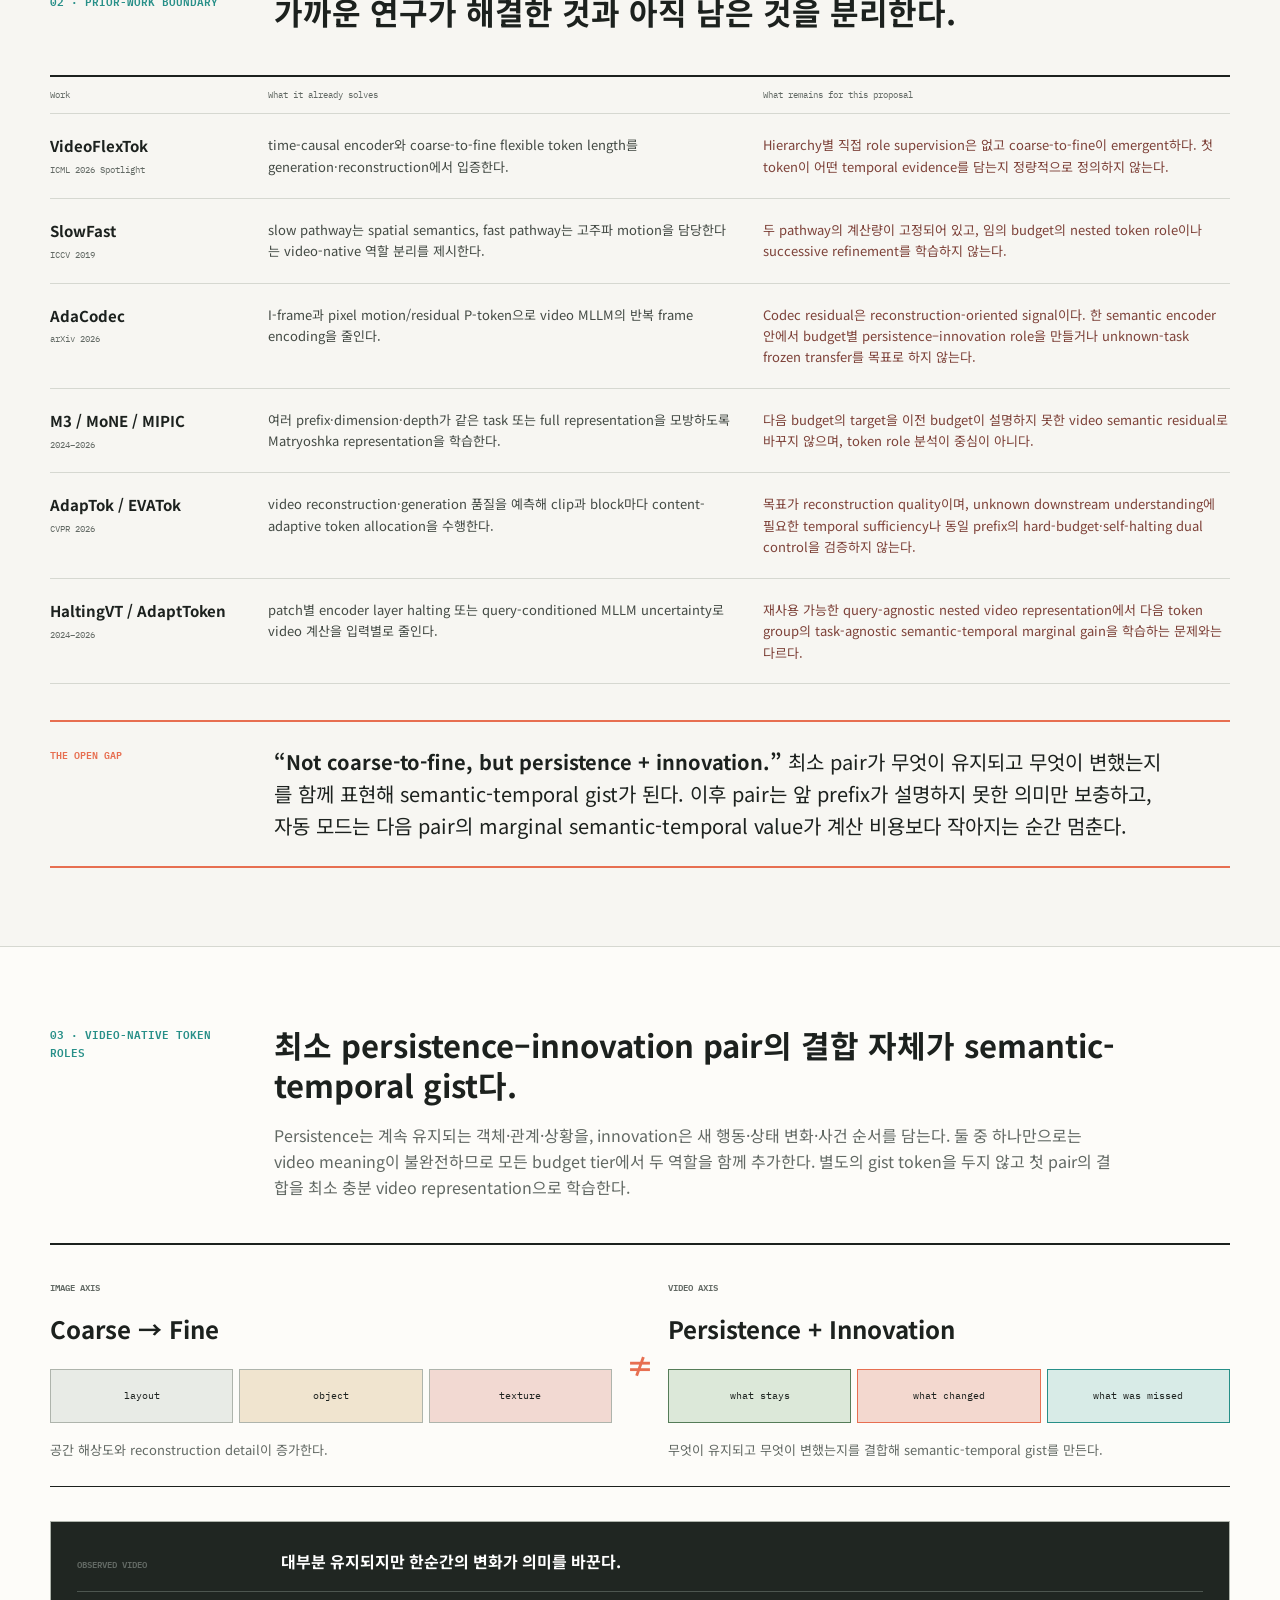
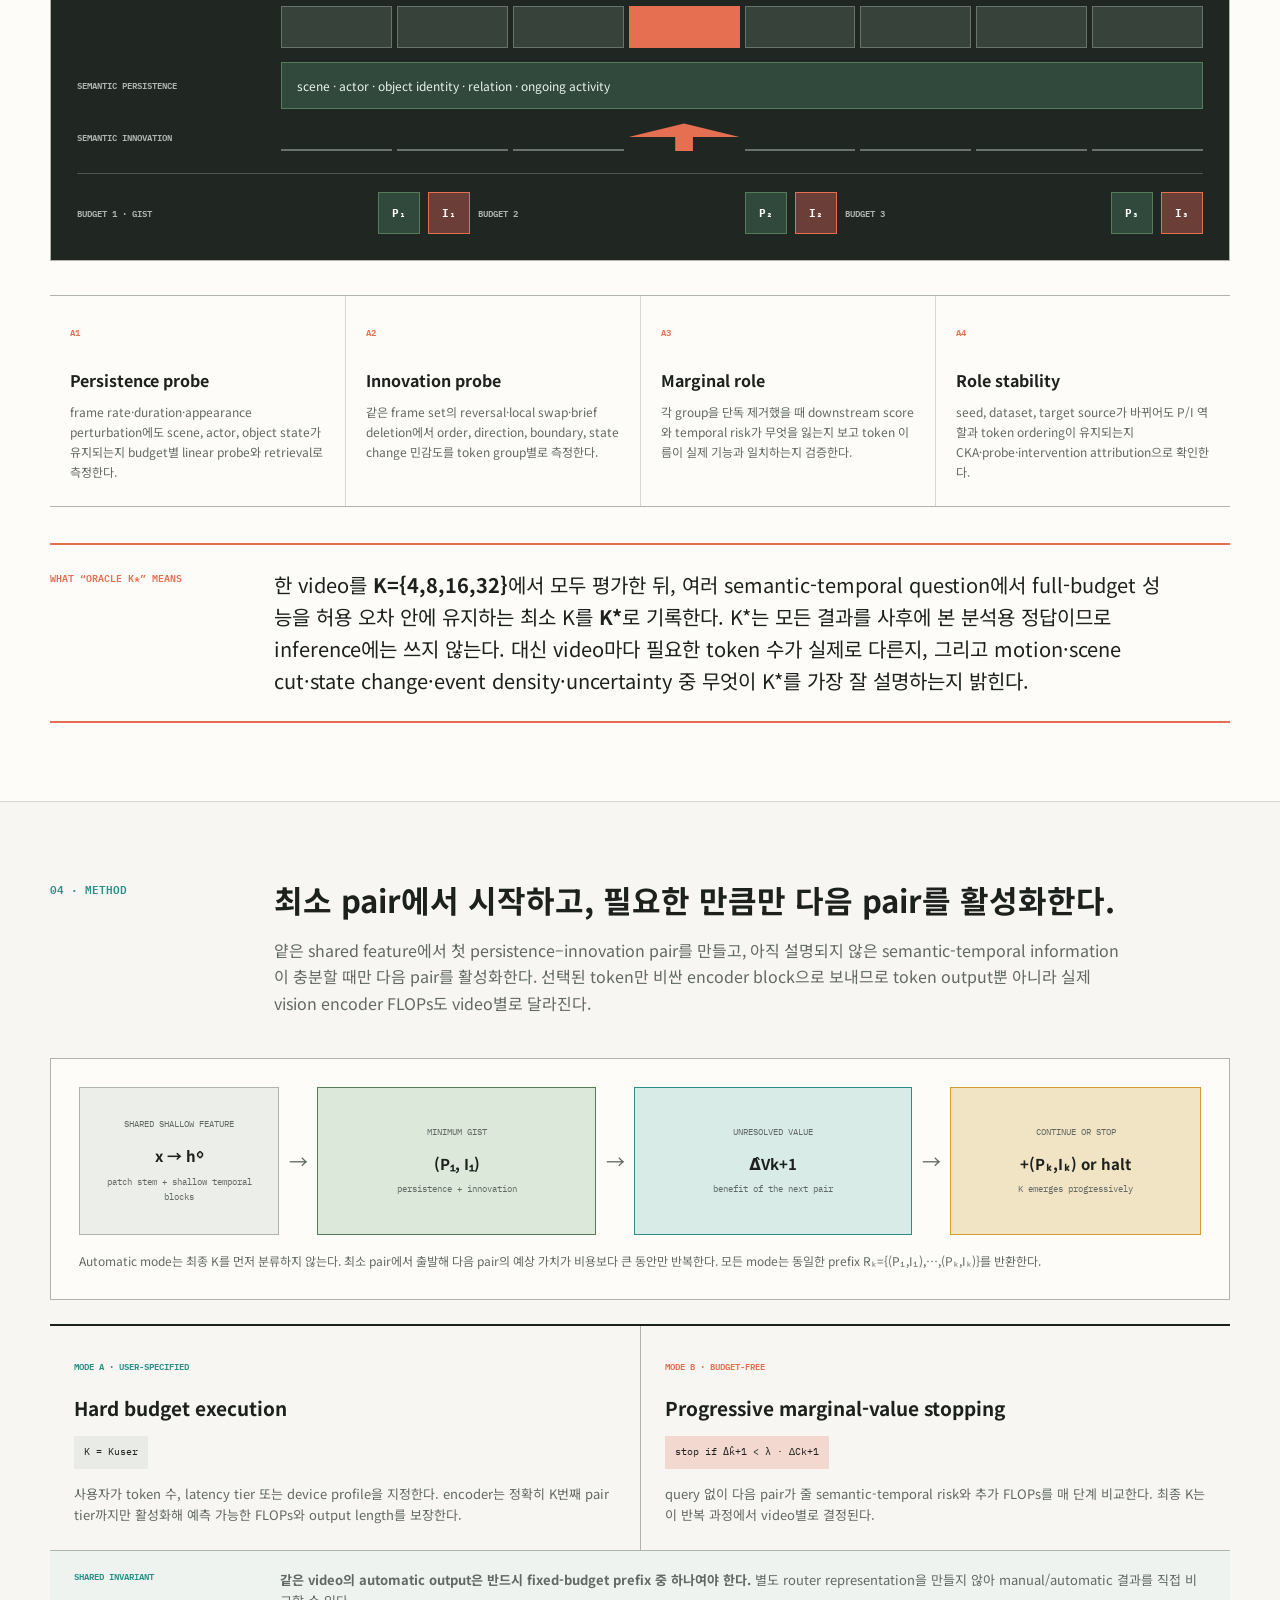
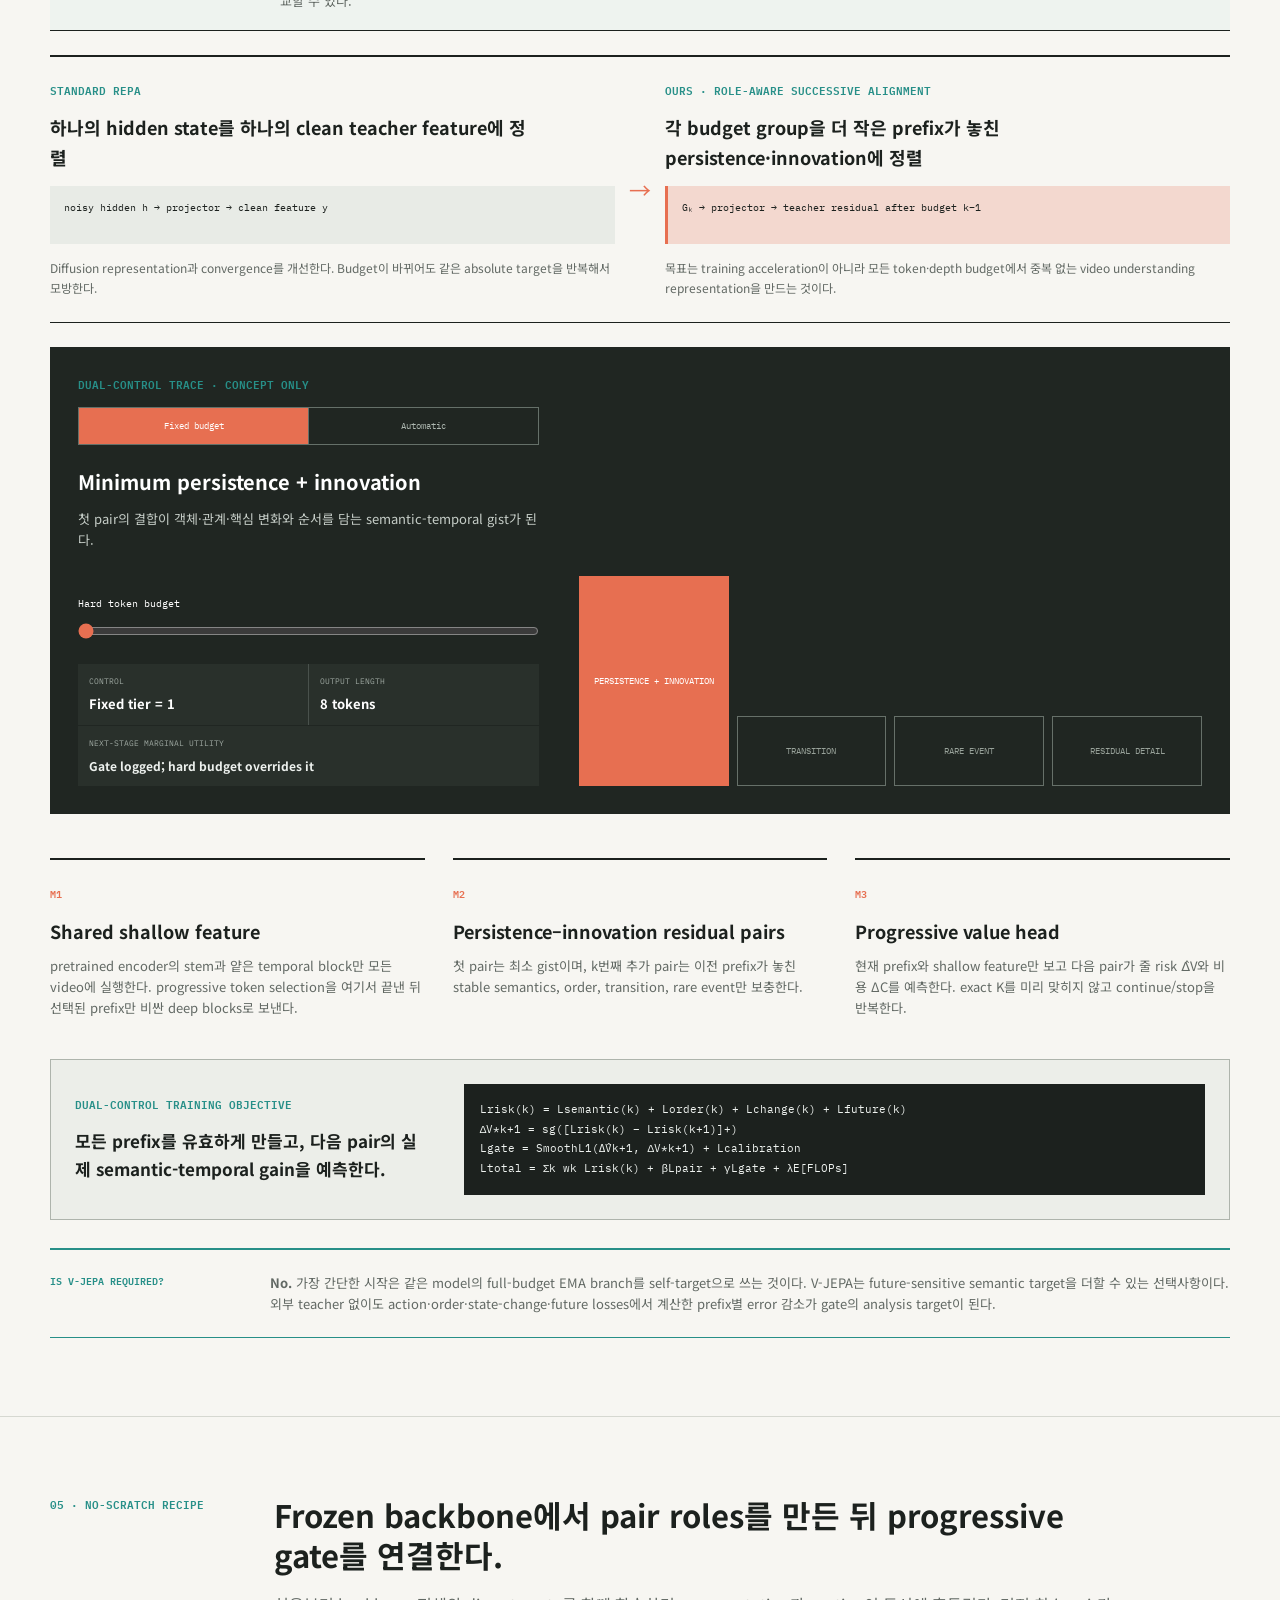
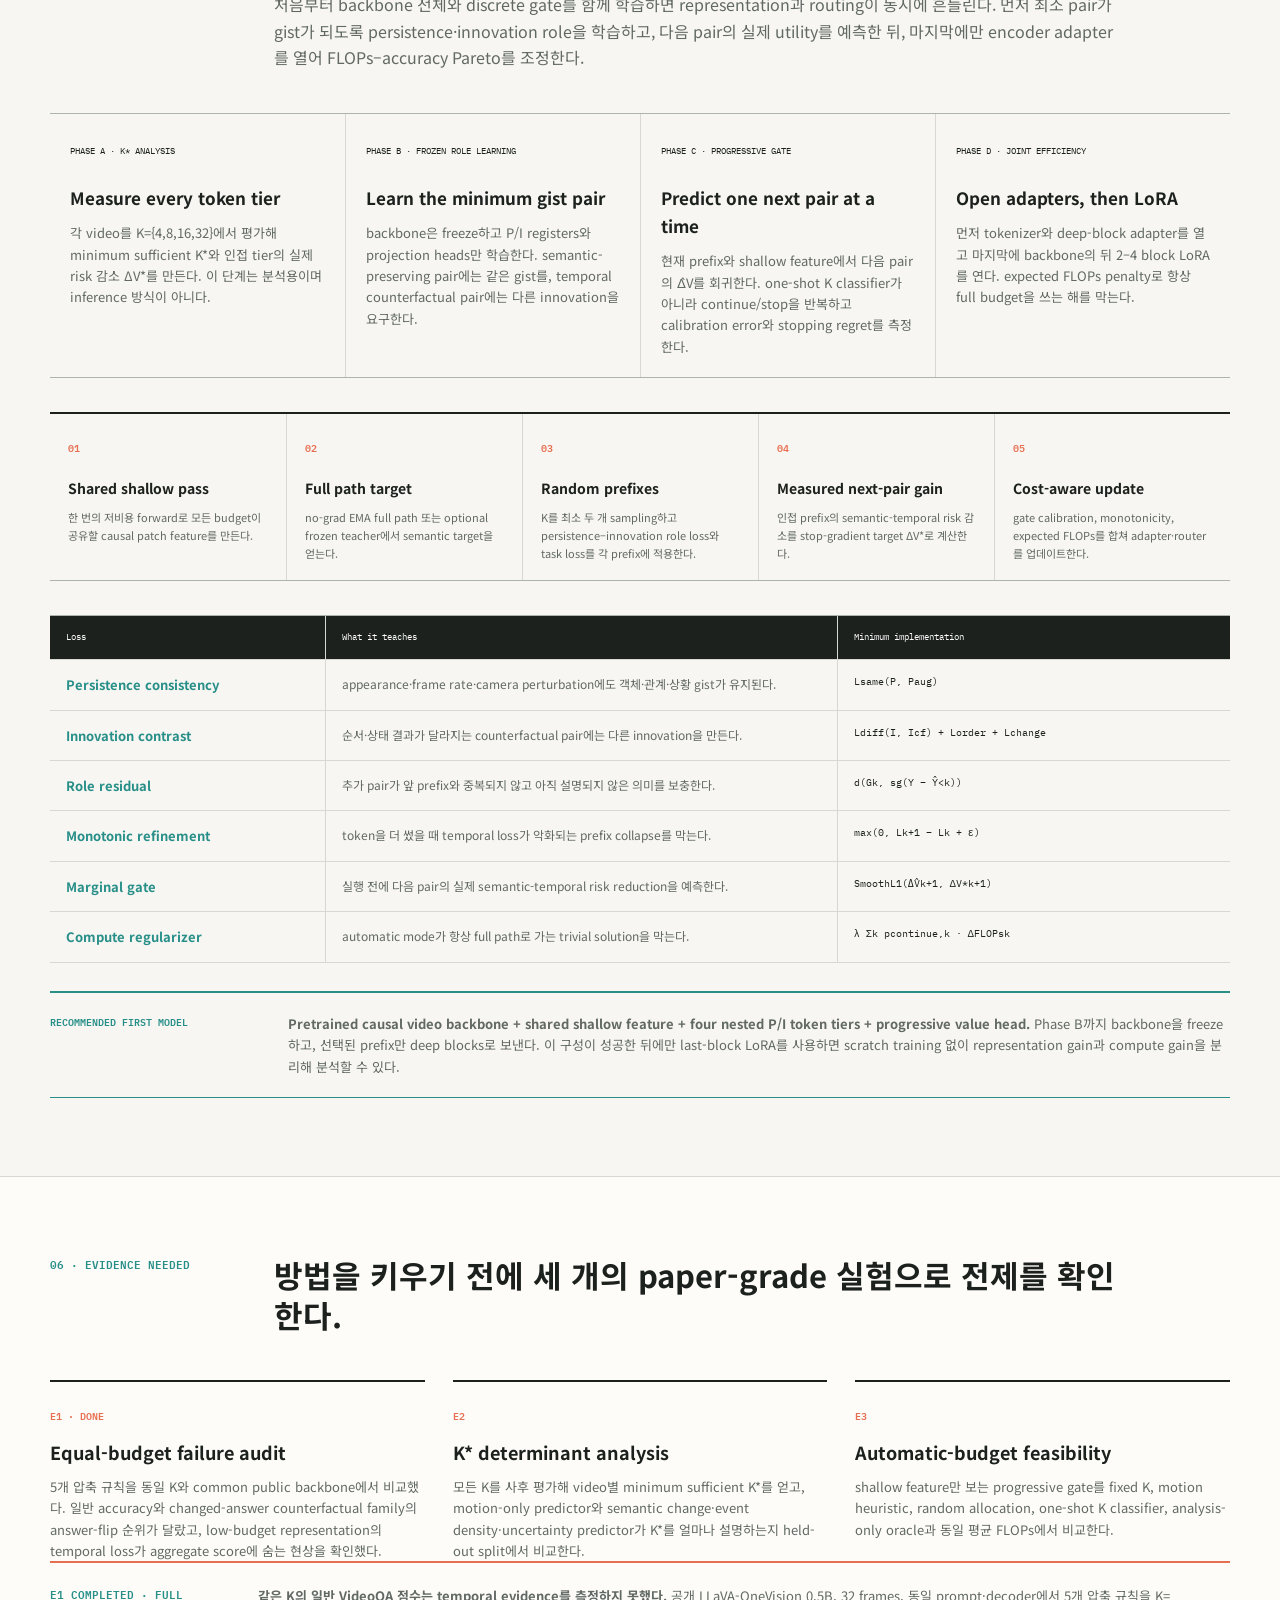
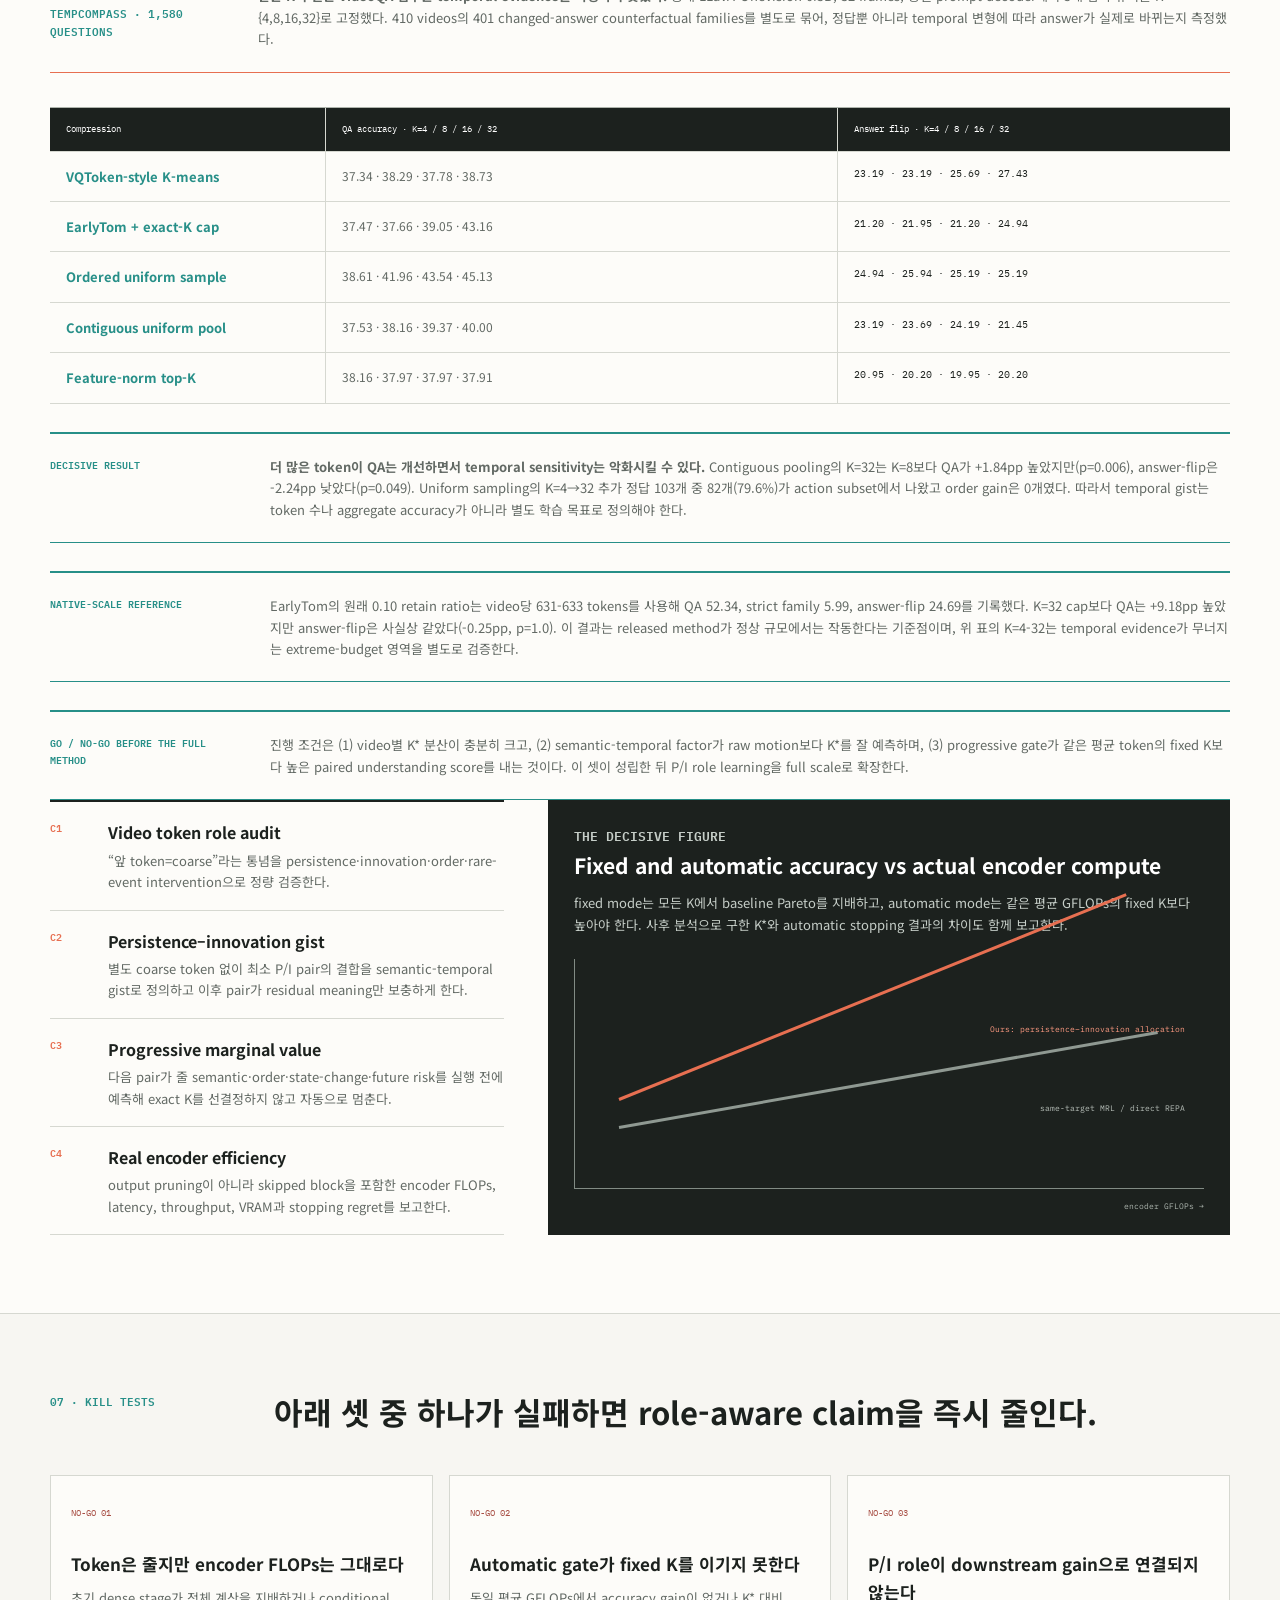
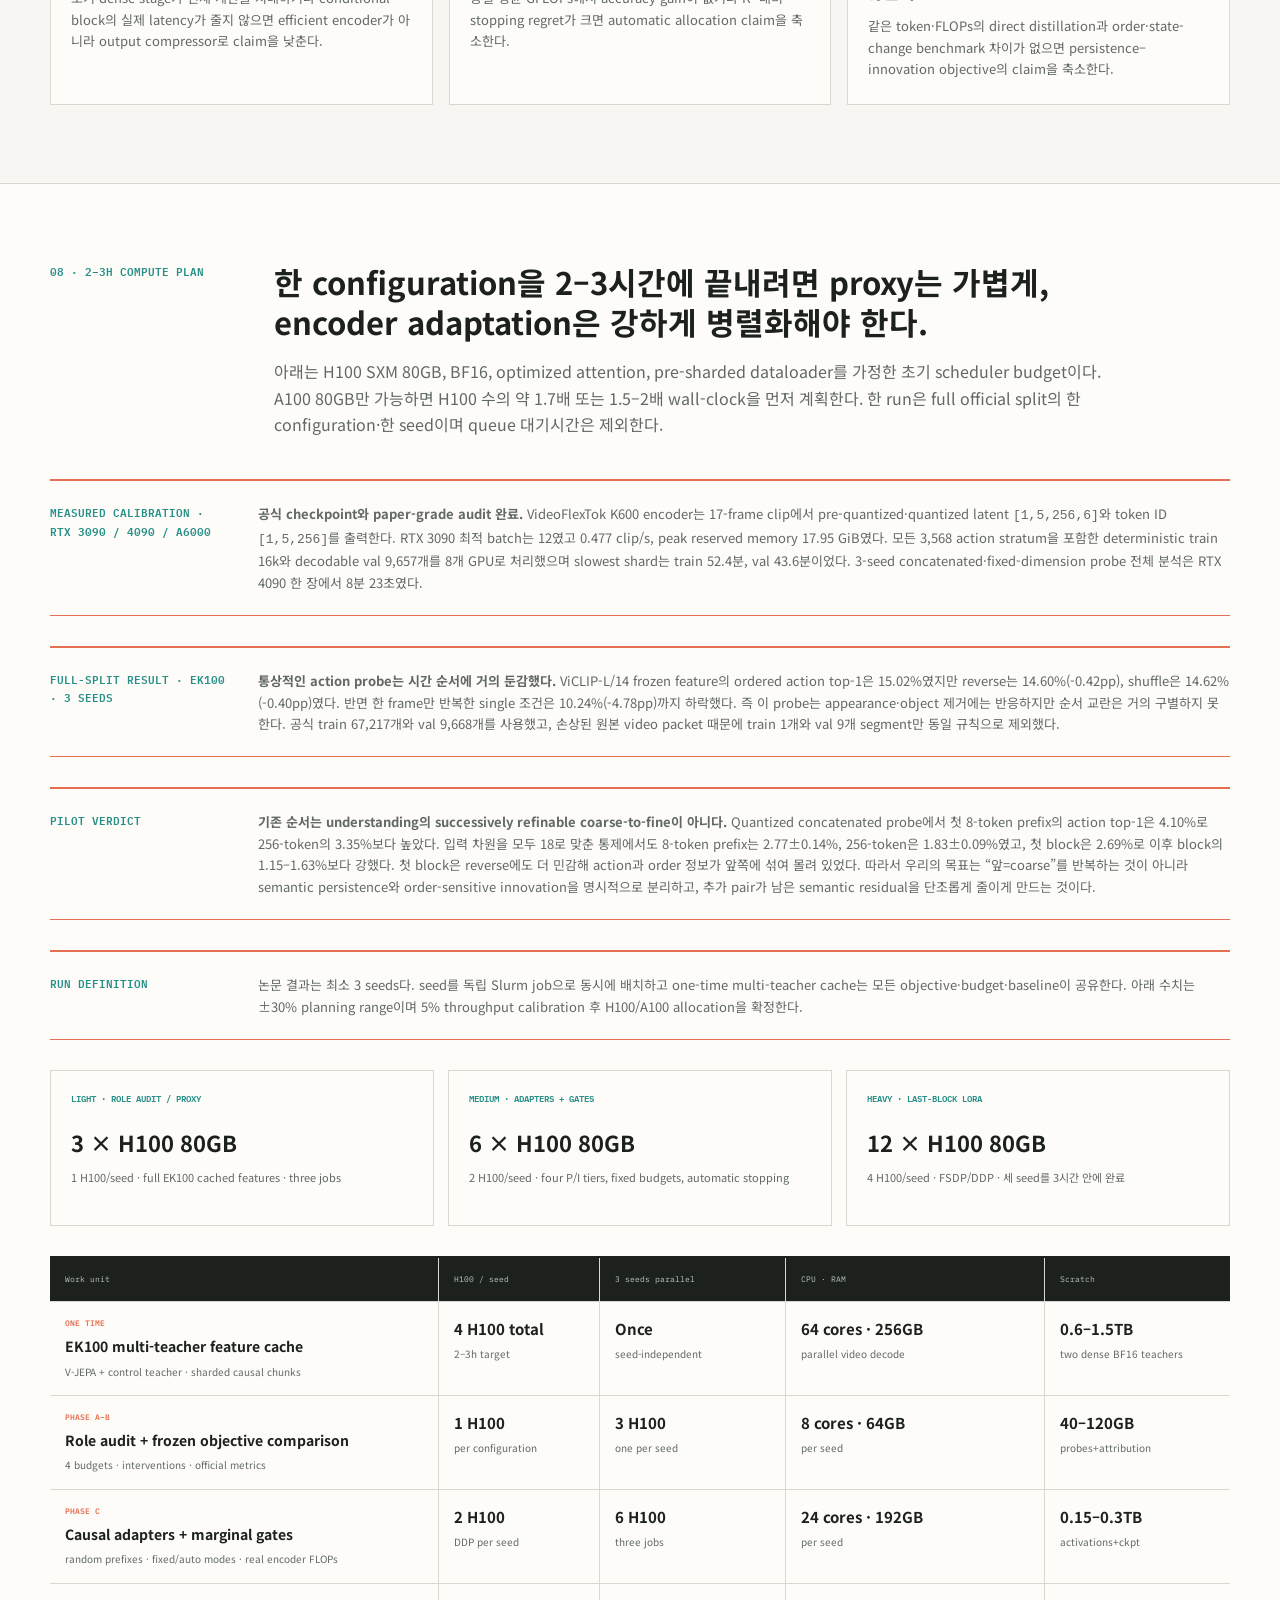
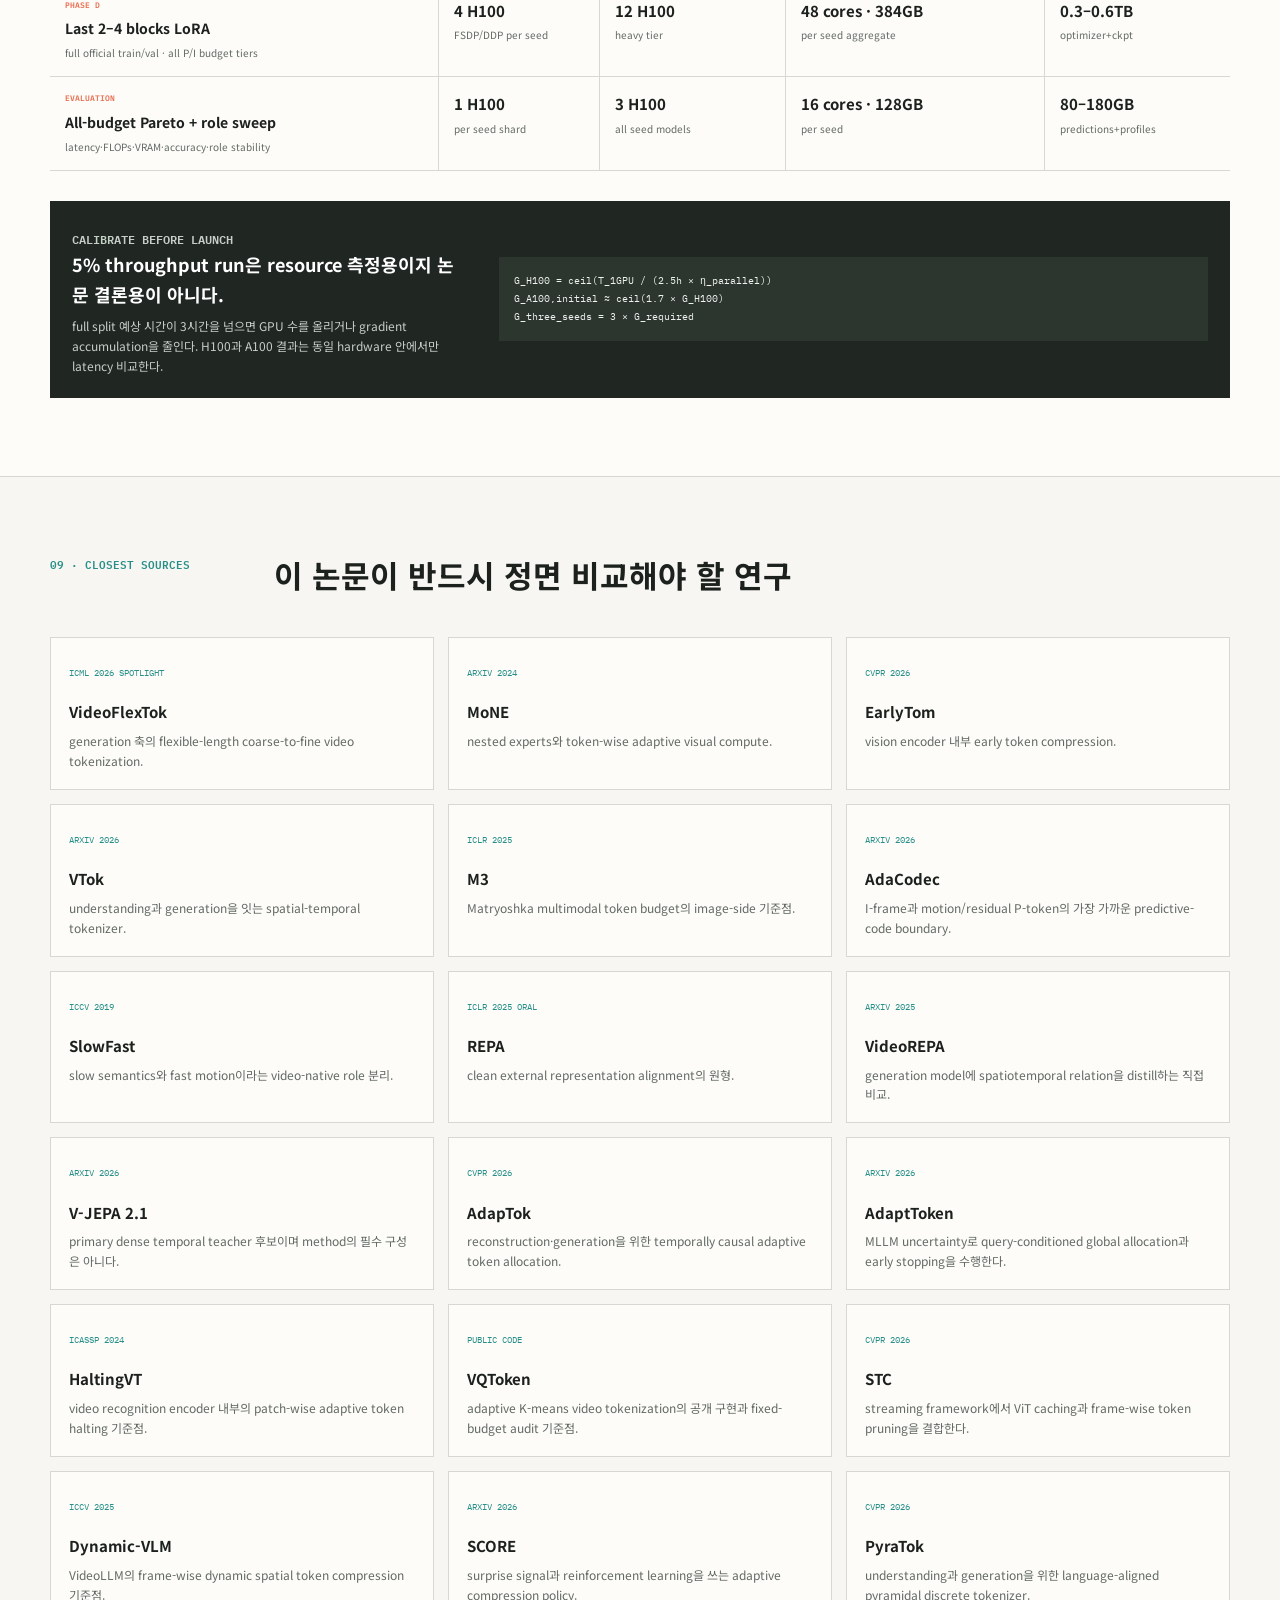
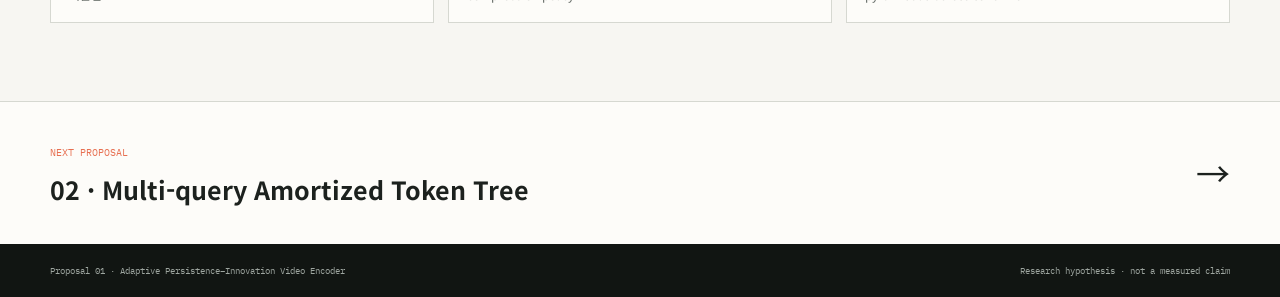
<file: 1-proposal/index.html>
<!doctype html>
<html lang="ko">
  <head>
    <meta charset="UTF-8" />
    <meta name="viewport" content="width=device-width, initial-scale=1.0" />
    <meta name="description" content="Adaptive Persistence–Innovation Video Encoder 상세 연구 제안" />
    <title>01 · Adaptive Persistence–Innovation Video Encoder</title>
    <link rel="preconnect" href="https://fonts.googleapis.com" />
    <link rel="preconnect" href="https://fonts.gstatic.com" crossorigin />
    <link href="https://fonts.googleapis.com/css2?family=IBM+Plex+Mono:wght@400;500;600&amp;family=Noto+Sans+KR:wght@400;500;600;700;800&amp;display=swap" rel="stylesheet" />
    <link rel="stylesheet" href="../styles.css" />
    <link rel="stylesheet" href="../proposal.css" />
  </head>
  <body class="proposal-body">
    <a class="skip-link" href="#main">본문으로 이동</a>
    <header class="site-header proposal-header">
      <a class="wordmark" href="../#topics"><span class="wordmark-mark" aria-hidden="true"></span>DVR Lab</a>
      <nav class="proposal-nav" aria-label="제안서 이동">
        <a href="../">Overview</a>
        <a href="../1-proposal/" aria-current="page">01 Anytime</a>
        <a href="../2-proposal/">02 Multi-query</a>
        <a href="../3-proposal/">03 Latent</a>
      </nav>
    </header>

    <main id="main">
      <section class="proposal-hero one">
        <div class="page-shell proposal-hero-grid">
          <div>
            <p class="proposal-kicker">PROPOSAL 01 · BROAD REPRESENTATION PROBLEM</p>
            <h1>Adaptive Persistence–Innovation Video Encoder</h1>
            <p class="hero-summary">
              모든 video를 같은 길이로 압축하지 않는다. 최소 <strong>semantic persistence–innovation pair</strong>에서 시작해,
              query 없이 다음 pair가 줄 semantic-temporal uncertainty를 판단하며 필요한 video에만 token을 추가한다.
              최종 token budget은 미리 고르는 값이 아니라 이 progressive stopping 과정의 결과다.
            </p>
            <div class="hero-meta">
              <div><span>PRIMARY CONTROL</span><strong>Fully automatic</strong></div>
              <div><span>QUERY AT ENCODE</span><strong>Unavailable</strong></div>
              <div><span>MAIN METRIC</span><strong>Accuracy / encoder FLOPs</strong></div>
            </div>
          </div>
          <div class="hero-claim">
            <span>ONE-SENTENCE CLAIM</span>
            <p>
              Pixel motion이 아니라 아직 설명되지 않은 semantic persistence와 temporal innovation의 가치로
              각 video의 token budget을 자동 결정한다.
            </p>
          </div>
        </div>
      </section>

      <section class="proposal-section" id="problem">
        <div class="page-shell">
          <div class="detail-heading">
            <p class="detail-index">01 · THE PROBLEM</p>
            <h2>Video에서 “coarse”가 무엇인지 정의하지 않으면 첫 token의 역할도 알 수 없다.</h2>
            <p class="section-explainer">
              image에서는 layout→object→texture가 자연스러운 해상도 축이다. 그러나 video에서 coarse token이
              평균 frame인지, 주행동인지, motion인지, 긴 시간의 요약인지는 서로 다른 주장이다. 먼저 기존 token의
              실제 역할을 측정하고, 시간축에 고유한 persistence–innovation 분해를 학습 목표로 준다.
            </p>
          </div>

          <div class="failure-grid">
            <div class="failure-vignette">
              <div>
                <p class="mini-label">FAILURE SCENE</p>
                <h3>64초 중 0.5초의 상태 변화가 질문의 정답을 바꾼다.</h3>
              </div>
              <div class="event-strip" aria-label="여덟 구간 중 하나의 짧은 중요 사건">
                <i></i><i></i><i></i><i class="critical"></i><i></i><i></i><i></i><i></i>
              </div>
              <p>appearance는 거의 같지만 컵이 비워지는 순간, 손의 방향 전환, 행동 순서 반전은 temporal QA에 결정적이다.</p>
            </div>
            <div class="failure-list">
              <div class="failure-item">
                <span>L1</span>
                <div><h3>Pixel fidelity ≠ answer sufficiency</h3><p>texture를 잘 복원해도 state change와 causal order를 잃을 수 있다.</p></div>
              </div>
              <div class="failure-item">
                <span>L2</span>
                <div><h3>질문을 미리 사용할 수 없다</h3><p>query-aware selector와 달리 encoder는 미래의 다양한 downstream task에 재사용되어야 한다.</p></div>
              </div>
              <div class="failure-item">
                <span>L3</span>
                <div><h3>Post-hoc pruning은 encoder를 싸게 만들지 않는다</h3><p>dense ViT를 전부 실행한 뒤 token만 줄이면 LLM prefill은 줄지만 vision FLOPs는 그대로다.</p></div>
              </div>
              <div class="failure-item">
                <span>L4</span>
                <div><h3>앞 token이라고 자동으로 “coarse”해지지 않는다</h3><p>nested dropout은 prefix validity를 유도하지만, 각 token이 state·motion·order·rare event 중 무엇을 담당하는지 보장하지 않는다.</p></div>
              </div>
            </div>
          </div>
        </div>
      </section>

      <section class="proposal-section tinted" id="boundary">
        <div class="page-shell">
          <div class="detail-heading">
            <p class="detail-index">02 · PRIOR-WORK BOUNDARY</p>
            <h2>가까운 연구가 해결한 것과 아직 남은 것을 분리한다.</h2>
          </div>

          <div class="boundary-table">
            <div class="boundary-row header"><span>Work</span><span>What it already solves</span><span>What remains for this proposal</span></div>
            <div class="boundary-row">
              <h3>VideoFlexTok<span>ICML 2026 Spotlight</span></h3>
              <p>time-causal encoder와 coarse-to-fine flexible token length를 generation·reconstruction에서 입증한다.</p>
              <p class="missing">Hierarchy별 직접 role supervision은 없고 coarse-to-fine이 emergent하다. 첫 token이 어떤 temporal evidence를 담는지 정량적으로 정의하지 않는다.</p>
            </div>
            <div class="boundary-row">
              <h3>SlowFast<span>ICCV 2019</span></h3>
              <p>slow pathway는 spatial semantics, fast pathway는 고주파 motion을 담당한다는 video-native 역할 분리를 제시한다.</p>
              <p class="missing">두 pathway의 계산량이 고정되어 있고, 임의 budget의 nested token role이나 successive refinement를 학습하지 않는다.</p>
            </div>
            <div class="boundary-row">
              <h3>AdaCodec<span>arXiv 2026</span></h3>
              <p>I-frame과 pixel motion/residual P-token으로 video MLLM의 반복 frame encoding을 줄인다.</p>
              <p class="missing">Codec residual은 reconstruction-oriented signal이다. 한 semantic encoder 안에서 budget별 persistence–innovation role을 만들거나 unknown-task frozen transfer를 목표로 하지 않는다.</p>
            </div>
            <div class="boundary-row">
              <h3>M3 / MoNE / MIPIC<span>2024–2026</span></h3>
              <p>여러 prefix·dimension·depth가 같은 task 또는 full representation을 모방하도록 Matryoshka representation을 학습한다.</p>
              <p class="missing">다음 budget의 target을 이전 budget이 설명하지 못한 video semantic residual로 바꾸지 않으며, token role 분석이 중심이 아니다.</p>
            </div>
            <div class="boundary-row">
              <h3>AdapTok / EVATok<span>CVPR 2026</span></h3>
              <p>video reconstruction·generation 품질을 예측해 clip과 block마다 content-adaptive token allocation을 수행한다.</p>
              <p class="missing">목표가 reconstruction quality이며, unknown downstream understanding에 필요한 temporal sufficiency나 동일 prefix의 hard-budget·self-halting dual control을 검증하지 않는다.</p>
            </div>
            <div class="boundary-row">
              <h3>HaltingVT / AdaptToken<span>2024–2026</span></h3>
              <p>patch별 encoder layer halting 또는 query-conditioned MLLM uncertainty로 video 계산을 입력별로 줄인다.</p>
              <p class="missing">재사용 가능한 query-agnostic nested video representation에서 다음 token group의 task-agnostic semantic-temporal marginal gain을 학습하는 문제와는 다르다.</p>
            </div>
          </div>

          <div class="gap-statement">
            <span>THE OPEN GAP</span>
            <p>
              <strong>“Not coarse-to-fine, but persistence + innovation.”</strong> 최소 pair가 무엇이 유지되고 무엇이 변했는지를
              함께 표현해 semantic-temporal gist가 된다. 이후 pair는 앞 prefix가 설명하지 못한 의미만 보충하고,
              자동 모드는 다음 pair의 marginal semantic-temporal value가 계산 비용보다 작아지는 순간 멈춘다.
            </p>
          </div>
        </div>
      </section>

      <section class="proposal-section" id="roles">
        <div class="page-shell">
          <div class="detail-heading">
            <p class="detail-index">03 · VIDEO-NATIVE TOKEN ROLES</p>
            <h2>최소 persistence–innovation pair의 결합 자체가 semantic-temporal gist다.</h2>
            <p class="section-explainer">
              Persistence는 계속 유지되는 객체·관계·상황을, innovation은 새 행동·상태 변화·사건 순서를 담는다.
              둘 중 하나만으로는 video meaning이 불완전하므로 모든 budget tier에서 두 역할을 함께 추가한다.
              별도의 gist token을 두지 않고 첫 pair의 결합을 최소 충분 video representation으로 학습한다.
            </p>
          </div>

          <div class="role-axis-comparison" aria-label="Image coarse-to-fine과 video persistence-to-innovation 비교">
            <div class="role-axis image-axis">
              <span>IMAGE AXIS</span>
              <h3>Coarse → Fine</h3>
              <div class="axis-steps"><i>layout</i><i>object</i><i>texture</i></div>
              <p>공간 해상도와 reconstruction detail이 증가한다.</p>
            </div>
            <div class="axis-switch" aria-hidden="true">≠</div>
            <div class="role-axis video-axis">
              <span>VIDEO AXIS</span>
              <h3>Persistence + Innovation</h3>
              <div class="axis-steps"><i>what stays</i><i>what changed</i><i>what was missed</i></div>
              <p>무엇이 유지되고 무엇이 변했는지를 결합해 semantic-temporal gist를 만든다.</p>
            </div>
          </div>

          <div class="temporal-role-figure" aria-label="시간에 따른 persistent state와 innovation spike, role-paired token 순서">
            <div class="role-figure-label"><span>OBSERVED VIDEO</span><strong>대부분 유지되지만 한순간의 변화가 의미를 바꾼다.</strong></div>
            <div class="role-frame-strip" aria-hidden="true"><i></i><i></i><i></i><i class="event"></i><i></i><i></i><i></i><i></i></div>
            <div class="role-band state-band"><span>SEMANTIC PERSISTENCE</span><div>scene · actor · object identity · relation · ongoing activity</div></div>
            <div class="role-band innovation-band"><span>SEMANTIC INNOVATION</span><div><i></i><i></i><i></i><i class="spike"></i><i></i><i></i><i></i><i></i></div></div>
            <div class="role-token-sequence">
              <span>BUDGET 1 · GIST</span><b class="state-token">P₁</b><b class="innovation-token">I₁</b>
              <span>BUDGET 2</span><b class="state-token">P₂</b><b class="innovation-token">I₂</b>
              <span>BUDGET 3</span><b class="state-token">P₃</b><b class="innovation-token">I₃</b>
            </div>
          </div>

          <div class="role-audit-grid">
            <div><span>A1</span><h3>Persistence probe</h3><p>frame rate·duration·appearance perturbation에도 scene, actor, object state가 유지되는지 budget별 linear probe와 retrieval로 측정한다.</p></div>
            <div><span>A2</span><h3>Innovation probe</h3><p>같은 frame set의 reversal·local swap·brief deletion에서 order, direction, boundary, state change 민감도를 token group별로 측정한다.</p></div>
            <div><span>A3</span><h3>Marginal role</h3><p>각 group을 단독 제거했을 때 downstream score와 temporal risk가 무엇을 잃는지 보고 token 이름이 실제 기능과 일치하는지 검증한다.</p></div>
            <div><span>A4</span><h3>Role stability</h3><p>seed, dataset, target source가 바뀌어도 P/I 역할과 token ordering이 유지되는지 CKA·probe·intervention attribution으로 확인한다.</p></div>
          </div>

          <div class="gap-statement">
            <span>WHAT “ORACLE K*” MEANS</span>
            <p>
              한 video를 <strong>K={4,8,16,32}</strong>에서 모두 평가한 뒤, 여러 semantic-temporal question에서
              full-budget 성능을 허용 오차 안에 유지하는 최소 K를 <strong>K*</strong>로 기록한다. K*는 모든 결과를
              사후에 본 분석용 정답이므로 inference에는 쓰지 않는다. 대신 video마다 필요한 token 수가 실제로 다른지,
              그리고 motion·scene cut·state change·event density·uncertainty 중 무엇이 K*를 가장 잘 설명하는지 밝힌다.
            </p>
          </div>
        </div>
      </section>

      <section class="proposal-section tinted" id="method">
        <div class="page-shell">
          <div class="detail-heading">
            <p class="detail-index">04 · METHOD</p>
            <h2>최소 pair에서 시작하고, 필요한 만큼만 다음 pair를 활성화한다.</h2>
            <p class="section-explainer">
              얕은 shared feature에서 첫 persistence–innovation pair를 만들고, 아직 설명되지 않은 semantic-temporal
              information이 충분할 때만 다음 pair를 활성화한다. 선택된 token만 비싼 encoder block으로 보내므로
              token output뿐 아니라 실제 vision encoder FLOPs도 video별로 달라진다.
            </p>
          </div>

          <div class="method-canvas">
            <div class="method-flow" aria-label="Dual-control progressive video encoder 처리 흐름">
              <div class="method-node"><span>SHARED SHALLOW FEATURE</span><strong>x → h⁰</strong><small>patch stem + shallow temporal blocks</small></div>
              <div class="flow-arrow" aria-hidden="true">→</div>
              <div class="method-node gist"><span>MINIMUM GIST</span><strong>(P₁, I₁)</strong><small>persistence + innovation</small></div>
              <div class="flow-arrow" aria-hidden="true">→</div>
              <div class="method-node event"><span>UNRESOLVED VALUE</span><strong>Δ̂Vk+1</strong><small>benefit of the next pair</small></div>
              <div class="flow-arrow" aria-hidden="true">→</div>
              <div class="method-node detail"><span>CONTINUE OR STOP</span><strong>+(Pₖ,Iₖ) or halt</strong><small>K emerges progressively</small></div>
            </div>
            <p class="method-caption">Automatic mode는 최종 K를 먼저 분류하지 않는다. 최소 pair에서 출발해 다음 pair의 예상 가치가 비용보다 큰 동안만 반복한다. 모든 mode는 동일한 prefix Rₖ={(P₁,I₁),…,(Pₖ,Iₖ)}를 반환한다.</p>
          </div>

          <div class="execution-mode-grid" aria-label="두 encoder 실행 모드">
            <div class="execution-mode fixed">
              <span>MODE A · USER-SPECIFIED</span>
              <h3>Hard budget execution</h3>
              <code>K = Kuser</code>
              <p>사용자가 token 수, latency tier 또는 device profile을 지정한다. encoder는 정확히 K번째 pair tier까지만 활성화해 예측 가능한 FLOPs와 output length를 보장한다.</p>
            </div>
            <div class="execution-mode automatic">
              <span>MODE B · BUDGET-FREE</span>
              <h3>Progressive marginal-value stopping</h3>
              <code>stop if Δ̂k+1 &lt; λ · ΔCk+1</code>
              <p>query 없이 다음 pair가 줄 semantic-temporal risk와 추가 FLOPs를 매 단계 비교한다. 최종 K는 이 반복 과정에서 video별로 결정된다.</p>
            </div>
            <div class="execution-shared">
              <span>SHARED INVARIANT</span>
              <p><strong>같은 video의 automatic output은 반드시 fixed-budget prefix 중 하나여야 한다.</strong> 별도 router representation을 만들지 않아 manual/automatic 결과를 직접 비교할 수 있다.</p>
            </div>
          </div>

          <div class="alignment-compare" aria-label="기존 REPA와 Persistence Innovation Alignment 비교">
            <div class="alignment-side standard">
              <p class="mini-label">STANDARD REPA</p>
              <h3>하나의 hidden state를 하나의 clean teacher feature에 정렬</h3>
              <div class="alignment-equation">noisy hidden h → projector → clean feature y</div>
              <p>Diffusion representation과 convergence를 개선한다. Budget이 바뀌어도 같은 absolute target을 반복해서 모방한다.</p>
            </div>
            <div class="alignment-divider" aria-hidden="true">→</div>
            <div class="alignment-side proposed">
              <p class="mini-label">OURS · ROLE-AWARE SUCCESSIVE ALIGNMENT</p>
              <h3>각 budget group을 더 작은 prefix가 놓친 persistence·innovation에 정렬</h3>
              <div class="alignment-equation">Gₖ → projector → teacher residual after budget k−1</div>
              <p>목표는 training acceleration이 아니라 모든 token·depth budget에서 중복 없는 video understanding representation을 만드는 것이다.</p>
            </div>
          </div>

          <div class="interactive-demo" data-proposal-demo="anytime">
            <div class="demo-copy">
              <p class="mini-label">DUAL-CONTROL TRACE · CONCEPT ONLY</p>
              <div class="budget-mode-control" role="group" aria-label="Encoder budget mode">
                <button type="button" class="is-active" data-budget-mode="fixed" aria-pressed="true">Fixed budget</button>
                <button type="button" data-budget-mode="automatic" aria-pressed="false">Automatic</button>
              </div>
              <h3 data-demo-label>Minimum persistence + innovation</h3>
              <p data-demo-description></p>
              <div data-budget-control>
                <label for="anytime-budget">Hard token budget</label>
                <input id="anytime-budget" type="range" min="1" max="4" value="1" step="1" />
              </div>
              <div class="demo-readout">
                <div><span>CONTROL</span><strong data-demo-control>Fixed K = 1</strong></div>
                <div><span>OUTPUT LENGTH</span><strong data-demo-value>8 tokens</strong></div>
              </div>
              <div class="marginal-readout" data-marginal-readout>
                <span>NEXT-STAGE MARGINAL UTILITY</span>
                <strong data-demo-marginal>Not evaluated in fixed mode</strong>
              </div>
            </div>
            <div class="demo-stage-track" aria-hidden="true">
              <div class="demo-stage">PERSISTENCE + INNOVATION</div>
              <div class="demo-stage">TRANSITION</div>
              <div class="demo-stage">RARE EVENT</div>
              <div class="demo-stage">RESIDUAL DETAIL</div>
            </div>
          </div>

          <div class="module-grid">
            <div class="module-item"><span>M1</span><h3>Shared shallow feature</h3><p>pretrained encoder의 stem과 얕은 temporal block만 모든 video에 실행한다. progressive token selection을 여기서 끝낸 뒤 선택된 prefix만 비싼 deep blocks로 보낸다.</p></div>
            <div class="module-item"><span>M2</span><h3>Persistence–innovation residual pairs</h3><p>첫 pair는 최소 gist이며, k번째 추가 pair는 이전 prefix가 놓친 stable semantics, order, transition, rare event만 보충한다.</p></div>
            <div class="module-item"><span>M3</span><h3>Progressive value head</h3><p>현재 prefix와 shallow feature만 보고 다음 pair가 줄 risk Δ̂V와 비용 ΔC를 예측한다. exact K를 미리 맞히지 않고 continue/stop을 반복한다.</p></div>
          </div>

          <div class="objective-strip">
            <div><p class="mini-label">DUAL-CONTROL TRAINING OBJECTIVE</p><h3>모든 prefix를 유효하게 만들고, 다음 pair의 실제 semantic-temporal gain을 예측한다.</h3></div>
            <code>Lrisk(k) = Lsemantic(k) + Lorder(k) + Lchange(k) + Lfuture(k)<br />ΔV*k+1 = sg([Lrisk(k) − Lrisk(k+1)]+)<br />Lgate = SmoothL1(Δ̂Vk+1, ΔV*k+1) + Lcalibration<br />Ltotal = Σk wk Lrisk(k) + βLpair + γLgate + λE[FLOPs]</code>
          </div>

          <div class="teacher-note">
            <span>IS V-JEPA REQUIRED?</span>
            <p><strong>No.</strong> 가장 간단한 시작은 같은 model의 full-budget EMA branch를 self-target으로 쓰는 것이다. V-JEPA는 future-sensitive semantic target을 더할 수 있는 선택사항이다. 외부 teacher 없이도 action·order·state-change·future losses에서 계산한 prefix별 error 감소가 gate의 analysis target이 된다.</p>
          </div>
        </div>
      </section>

      <section class="proposal-section tinted" id="training">
        <div class="page-shell">
          <div class="detail-heading">
            <p class="detail-index">05 · NO-SCRATCH RECIPE</p>
            <h2>Frozen backbone에서 pair roles를 만든 뒤 progressive gate를 연결한다.</h2>
            <p class="section-explainer">처음부터 backbone 전체와 discrete gate를 함께 학습하면 representation과 routing이 동시에 흔들린다. 먼저 최소 pair가 gist가 되도록 persistence·innovation role을 학습하고, 다음 pair의 실제 utility를 예측한 뒤, 마지막에만 encoder adapter를 열어 FLOPs–accuracy Pareto를 조정한다.</p>
          </div>
          <div class="training-lanes">
            <div class="training-lane"><span>PHASE A · K* ANALYSIS</span><h3>Measure every token tier</h3><p>각 video를 K={4,8,16,32}에서 평가해 minimum sufficient K*와 인접 tier의 실제 risk 감소 ΔV*를 만든다. 이 단계는 분석용이며 inference 방식이 아니다.</p></div>
            <div class="training-lane"><span>PHASE B · FROZEN ROLE LEARNING</span><h3>Learn the minimum gist pair</h3><p>backbone은 freeze하고 P/I registers와 projection heads만 학습한다. semantic-preserving pair에는 같은 gist를, temporal counterfactual pair에는 다른 innovation을 요구한다.</p></div>
            <div class="training-lane"><span>PHASE C · PROGRESSIVE GATE</span><h3>Predict one next pair at a time</h3><p>현재 prefix와 shallow feature에서 다음 pair의 Δ̂V를 회귀한다. one-shot K classifier가 아니라 continue/stop을 반복하고 calibration error와 stopping regret를 측정한다.</p></div>
            <div class="training-lane"><span>PHASE D · JOINT EFFICIENCY</span><h3>Open adapters, then LoRA</h3><p>먼저 tokenizer와 deep-block adapter를 열고 마지막에 backbone의 뒤 2–4 block LoRA를 연다. expected FLOPs penalty로 항상 full budget을 쓰는 해를 막는다.</p></div>
          </div>

          <div class="training-procedure" aria-label="한 mini-batch의 학습 순서">
            <div><span>01</span><h3>Shared shallow pass</h3><p>한 번의 저비용 forward로 모든 budget이 공유할 causal patch feature를 만든다.</p></div>
            <div><span>02</span><h3>Full path target</h3><p>no-grad EMA full path 또는 optional frozen teacher에서 semantic target을 얻는다.</p></div>
            <div><span>03</span><h3>Random prefixes</h3><p>K를 최소 두 개 sampling하고 persistence–innovation role loss와 task loss를 각 prefix에 적용한다.</p></div>
            <div><span>04</span><h3>Measured next-pair gain</h3><p>인접 prefix의 semantic-temporal risk 감소를 stop-gradient target ΔV*로 계산한다.</p></div>
            <div><span>05</span><h3>Cost-aware update</h3><p>gate calibration, monotonicity, expected FLOPs를 합쳐 adapter·router를 업데이트한다.</p></div>
          </div>

          <div class="loss-ledger">
            <div class="loss-row header"><span>Loss</span><span>What it teaches</span><span>Minimum implementation</span></div>
            <div class="loss-row"><strong>Persistence consistency</strong><p>appearance·frame rate·camera perturbation에도 객체·관계·상황 gist가 유지된다.</p><code>Lsame(P, Paug)</code></div>
            <div class="loss-row"><strong>Innovation contrast</strong><p>순서·상태 결과가 달라지는 counterfactual pair에는 다른 innovation을 만든다.</p><code>Ldiff(I, Icf) + Lorder + Lchange</code></div>
            <div class="loss-row"><strong>Role residual</strong><p>추가 pair가 앞 prefix와 중복되지 않고 아직 설명되지 않은 의미를 보충한다.</p><code>d(Gk, sg(Y − Ŷ&lt;k))</code></div>
            <div class="loss-row"><strong>Monotonic refinement</strong><p>token을 더 썼을 때 temporal loss가 악화되는 prefix collapse를 막는다.</p><code>max(0, Lk+1 − Lk + ε)</code></div>
            <div class="loss-row"><strong>Marginal gate</strong><p>실행 전에 다음 pair의 실제 semantic-temporal risk reduction을 예측한다.</p><code>SmoothL1(Δ̂Vk+1, ΔV*k+1)</code></div>
            <div class="loss-row"><strong>Compute regularizer</strong><p>automatic mode가 항상 full path로 가는 trivial solution을 막는다.</p><code>λ Σk pcontinue,k · ΔFLOPsk</code></div>
          </div>

          <div class="training-decision">
            <span>RECOMMENDED FIRST MODEL</span>
            <p><strong>Pretrained causal video backbone + shared shallow feature + four nested P/I token tiers + progressive value head.</strong> Phase B까지 backbone을 freeze하고, 선택된 prefix만 deep blocks로 보낸다. 이 구성이 성공한 뒤에만 last-block LoRA를 사용하면 scratch training 없이 representation gain과 compute gain을 분리해 분석할 수 있다.</p>
          </div>
        </div>
      </section>

      <section class="proposal-section" id="evidence">
        <div class="page-shell">
          <div class="detail-heading">
            <p class="detail-index">06 · EVIDENCE NEEDED</p>
            <h2>방법을 키우기 전에 세 개의 paper-grade 실험으로 전제를 확인한다.</h2>
          </div>

          <div class="module-grid">
            <div class="module-item"><span>E1 · DONE</span><h3>Equal-budget failure audit</h3><p>5개 압축 규칙을 동일 K와 common public backbone에서 비교했다. 일반 accuracy와 changed-answer counterfactual family의 answer-flip 순위가 달랐고, low-budget representation의 temporal loss가 aggregate score에 숨는 현상을 확인했다.</p></div>
            <div class="module-item"><span>E2</span><h3>K* determinant analysis</h3><p>모든 K를 사후 평가해 video별 minimum sufficient K*를 얻고, motion-only predictor와 semantic change·event density·uncertainty predictor가 K*를 얼마나 설명하는지 held-out split에서 비교한다.</p></div>
            <div class="module-item"><span>E3</span><h3>Automatic-budget feasibility</h3><p>shallow feature만 보는 progressive gate를 fixed K, motion heuristic, random allocation, one-shot K classifier, analysis-only oracle과 동일 평균 FLOPs에서 비교한다.</p></div>
          </div>

          <div class="compute-assumption">
            <p class="mini-label">E1 COMPLETED · FULL TEMPCOMPASS · 1,580 QUESTIONS</p>
            <p><strong>같은 K의 일반 VideoQA 점수는 temporal evidence를 측정하지 못했다.</strong> 공개 LLaVA-OneVision 0.5B, 32 frames, 동일 prompt·decoder에서 5개 압축 규칙을 K={4,8,16,32}로 고정했다. 410 videos의 401 changed-answer counterfactual families를 별도로 묶어, 정답뿐 아니라 temporal 변형에 따라 answer가 실제로 바뀌는지 측정했다.</p>
          </div>

          <div class="loss-ledger" aria-label="고정 토큰 예산별 TempCompass 전체 실험 결과">
            <div class="loss-row header"><span>Compression</span><span>QA accuracy · K=4 / 8 / 16 / 32</span><span>Answer flip · K=4 / 8 / 16 / 32</span></div>
            <div class="loss-row"><strong>VQToken-style K-means</strong><p>37.34 · 38.29 · 37.78 · 38.73</p><code>23.19 · 23.19 · 25.69 · 27.43</code></div>
            <div class="loss-row"><strong>EarlyTom + exact-K cap</strong><p>37.47 · 37.66 · 39.05 · 43.16</p><code>21.20 · 21.95 · 21.20 · 24.94</code></div>
            <div class="loss-row"><strong>Ordered uniform sample</strong><p>38.61 · 41.96 · 43.54 · 45.13</p><code>24.94 · 25.94 · 25.19 · 25.19</code></div>
            <div class="loss-row"><strong>Contiguous uniform pool</strong><p>37.53 · 38.16 · 39.37 · 40.00</p><code>23.19 · 23.69 · 24.19 · 21.45</code></div>
            <div class="loss-row"><strong>Feature-norm top-K</strong><p>38.16 · 37.97 · 37.97 · 37.91</p><code>20.95 · 20.20 · 19.95 · 20.20</code></div>
          </div>

          <div class="teacher-note">
            <span>DECISIVE RESULT</span>
            <p><strong>더 많은 token이 QA는 개선하면서 temporal sensitivity는 악화시킬 수 있다.</strong> Contiguous pooling의 K=32는 K=8보다 QA가 +1.84pp 높았지만(p=0.006), answer-flip은 -2.24pp 낮았다(p=0.049). Uniform sampling의 K=4→32 추가 정답 103개 중 82개(79.6%)가 action subset에서 나왔고 order gain은 0개였다. 따라서 temporal gist는 token 수나 aggregate accuracy가 아니라 별도 학습 목표로 정의해야 한다.</p>
          </div>

          <div class="teacher-note">
            <span>NATIVE-SCALE REFERENCE</span>
            <p>EarlyTom의 원래 0.10 retain ratio는 video당 631-633 tokens를 사용해 QA 52.34, strict family 5.99, answer-flip 24.69를 기록했다. K=32 cap보다 QA는 +9.18pp 높았지만 answer-flip은 사실상 같았다(-0.25pp, p=1.0). 이 결과는 released method가 정상 규모에서는 작동한다는 기준점이며, 위 표의 K=4-32는 temporal evidence가 무너지는 extreme-budget 영역을 별도로 검증한다.</p>
          </div>

          <div class="teacher-note">
            <span>GO / NO-GO BEFORE THE FULL METHOD</span>
            <p>진행 조건은 (1) video별 K* 분산이 충분히 크고, (2) semantic-temporal factor가 raw motion보다 K*를 잘 예측하며, (3) progressive gate가 같은 평균 token의 fixed K보다 높은 paired understanding score를 내는 것이다. 이 셋이 성립한 뒤 P/I role learning을 full scale로 확장한다.</p>
          </div>

          <div class="evidence-grid">
            <div class="contribution-list">
              <div class="contribution-row"><span>C1</span><div><h3>Video token role audit</h3><p>“앞 token=coarse”라는 통념을 persistence·innovation·order·rare-event intervention으로 정량 검증한다.</p></div></div>
              <div class="contribution-row"><span>C2</span><div><h3>Persistence–innovation gist</h3><p>별도 coarse token 없이 최소 P/I pair의 결합을 semantic-temporal gist로 정의하고 이후 pair가 residual meaning만 보충하게 한다.</p></div></div>
              <div class="contribution-row"><span>C3</span><div><h3>Progressive marginal value</h3><p>다음 pair가 줄 semantic·order·state-change·future risk를 실행 전에 예측해 exact K를 선결정하지 않고 자동으로 멈춘다.</p></div></div>
              <div class="contribution-row"><span>C4</span><div><h3>Real encoder efficiency</h3><p>output pruning이 아니라 skipped block을 포함한 encoder FLOPs, latency, throughput, VRAM과 stopping regret를 보고한다.</p></div></div>
            </div>
            <div class="decisive-figure">
              <p class="mini-label">THE DECISIVE FIGURE</p>
              <h3>Fixed and automatic accuracy vs actual encoder compute</h3>
              <p>fixed mode는 모든 K에서 baseline Pareto를 지배하고, automatic mode는 같은 평균 GFLOPs의 fixed K보다 높아야 한다. 사후 분석으로 구한 K*와 automatic stopping 결과의 차이도 함께 보고한다.</p>
              <div class="curve-chart" aria-label="제안법이 baseline보다 높은 정확도 계산량 곡선을 보이는 목표 그림">
                <span class="curve-label ours">Ours: persistence–innovation allocation</span>
                <span class="curve-label base">same-target MRL / direct REPA</span>
                <span class="curve-axis-x">encoder GFLOPs →</span>
              </div>
            </div>
          </div>
        </div>
      </section>

      <section class="proposal-section tinted" id="risks">
        <div class="page-shell">
          <div class="detail-heading"><p class="detail-index">07 · KILL TESTS</p><h2>아래 셋 중 하나가 실패하면 role-aware claim을 즉시 줄인다.</h2></div>
          <div class="risk-grid">
            <div class="risk-item"><span>NO-GO 01</span><h3>Token은 줄지만 encoder FLOPs는 그대로다</h3><p>초기 dense stage가 전체 계산을 지배하거나 conditional block의 실제 latency가 줄지 않으면 efficient encoder가 아니라 output compressor로 claim을 낮춘다.</p></div>
            <div class="risk-item"><span>NO-GO 02</span><h3>Automatic gate가 fixed K를 이기지 못한다</h3><p>동일 평균 GFLOPs에서 accuracy gain이 없거나 K* 대비 stopping regret가 크면 automatic allocation claim을 축소한다.</p></div>
            <div class="risk-item"><span>NO-GO 03</span><h3>P/I role이 downstream gain으로 연결되지 않는다</h3><p>같은 token·FLOPs의 direct distillation과 order·state-change benchmark 차이가 없으면 persistence–innovation objective의 claim을 축소한다.</p></div>
          </div>
        </div>
      </section>

      <section class="proposal-section" id="compute">
        <div class="page-shell">
          <div class="detail-heading">
            <p class="detail-index">08 · 2–3H COMPUTE PLAN</p>
            <h2>한 configuration을 2–3시간에 끝내려면 proxy는 가볍게, encoder adaptation은 강하게 병렬화해야 한다.</h2>
            <p class="section-explainer">아래는 H100 SXM 80GB, BF16, optimized attention, pre-sharded dataloader를 가정한 초기 scheduler budget이다. A100 80GB만 가능하면 H100 수의 약 1.7배 또는 1.5–2배 wall-clock을 먼저 계획한다. 한 run은 full official split의 한 configuration·한 seed이며 queue 대기시간은 제외한다.</p>
          </div>

          <div class="compute-assumption">
            <p class="mini-label">MEASURED CALIBRATION · RTX 3090 / 4090 / A6000</p>
            <p><strong>공식 checkpoint와 paper-grade audit 완료.</strong> VideoFlexTok K600 encoder는 17-frame clip에서 pre-quantized·quantized latent <code>[1,5,256,6]</code>와 token ID <code>[1,5,256]</code>를 출력한다. RTX 3090 최적 batch는 12였고 0.477 clip/s, peak reserved memory 17.95 GiB였다. 모든 3,568 action stratum을 포함한 deterministic train 16k와 decodable val 9,657개를 8개 GPU로 처리했으며 slowest shard는 train 52.4분, val 43.6분이었다. 3-seed concatenated·fixed-dimension probe 전체 분석은 RTX 4090 한 장에서 8분 23초였다.</p>
          </div>

          <div class="compute-assumption">
            <p class="mini-label">FULL-SPLIT RESULT · EK100 · 3 SEEDS</p>
            <p><strong>통상적인 action probe는 시간 순서에 거의 둔감했다.</strong> ViCLIP-L/14 frozen feature의 ordered action top-1은 15.02%였지만 reverse는 14.60%(-0.42pp), shuffle은 14.62%(-0.40pp)였다. 반면 한 frame만 반복한 single 조건은 10.24%(-4.78pp)까지 하락했다. 즉 이 probe는 appearance·object 제거에는 반응하지만 순서 교란은 거의 구별하지 못한다. 공식 train 67,217개와 val 9,668개를 사용했고, 손상된 원본 video packet 때문에 train 1개와 val 9개 segment만 동일 규칙으로 제외했다.</p>
          </div>

          <div class="compute-assumption">
            <p class="mini-label">PILOT VERDICT</p>
            <p><strong>기존 순서는 understanding의 successively refinable coarse-to-fine이 아니다.</strong> Quantized concatenated probe에서 첫 8-token prefix의 action top-1은 4.10%로 256-token의 3.35%보다 높았다. 입력 차원을 모두 18로 맞춘 통제에서도 8-token prefix는 2.77±0.14%, 256-token은 1.83±0.09%였고, 첫 block은 2.69%로 이후 block의 1.15–1.63%보다 강했다. 첫 block은 reverse에도 더 민감해 action과 order 정보가 앞쪽에 섞여 몰려 있었다. 따라서 우리의 목표는 “앞=coarse”를 반복하는 것이 아니라 semantic persistence와 order-sensitive innovation을 명시적으로 분리하고, 추가 pair가 남은 semantic residual을 단조롭게 줄이게 만드는 것이다.</p>
          </div>

          <div class="compute-assumption">
            <p class="mini-label">RUN DEFINITION</p>
            <p>논문 결과는 최소 3 seeds다. seed를 독립 Slurm job으로 동시에 배치하고 one-time multi-teacher cache는 모든 objective·budget·baseline이 공유한다. 아래 수치는 ±30% planning range이며 5% throughput calibration 후 H100/A100 allocation을 확정한다.</p>
          </div>

          <div class="compute-tier-grid">
            <div class="compute-tier"><span>LIGHT · ROLE AUDIT / PROXY</span><strong>3 × H100 80GB</strong><small>1 H100/seed · full EK100 cached features · three jobs</small></div>
            <div class="compute-tier"><span>MEDIUM · ADAPTERS + GATES</span><strong>6 × H100 80GB</strong><small>2 H100/seed · four P/I tiers, fixed budgets, automatic stopping</small></div>
            <div class="compute-tier"><span>HEAVY · LAST-BLOCK LORA</span><strong>12 × H100 80GB</strong><small>4 H100/seed · FSDP/DDP · 세 seed를 3시간 안에 완료</small></div>
          </div>

          <div class="compute-table" aria-label="Proposal 01 작업별 계산 자원 추정">
            <div class="compute-row header"><span>Work unit</span><span>H100 / seed</span><span>3 seeds parallel</span><span>CPU · RAM</span><span>Scratch</span></div>
            <div class="compute-row"><div class="compute-job"><span>ONE TIME</span><strong>EK100 multi-teacher feature cache</strong><small>V-JEPA + control teacher · sharded causal chunks</small></div><div class="compute-cell"><strong>4 H100 total</strong><span>2–3h target</span></div><div class="compute-cell"><strong>Once</strong><span>seed-independent</span></div><div class="compute-cell"><strong>64 cores · 256GB</strong><span>parallel video decode</span></div><div class="compute-cell"><strong>0.6–1.5TB</strong><span>two dense BF16 teachers</span></div></div>
            <div class="compute-row"><div class="compute-job"><span>PHASE A–B</span><strong>Role audit + frozen objective comparison</strong><small>4 budgets · interventions · official metrics</small></div><div class="compute-cell"><strong>1 H100</strong><span>per configuration</span></div><div class="compute-cell"><strong>3 H100</strong><span>one per seed</span></div><div class="compute-cell"><strong>8 cores · 64GB</strong><span>per seed</span></div><div class="compute-cell"><strong>40–120GB</strong><span>probes+attribution</span></div></div>
            <div class="compute-row"><div class="compute-job"><span>PHASE C</span><strong>Causal adapters + marginal gates</strong><small>random prefixes · fixed/auto modes · real encoder FLOPs</small></div><div class="compute-cell"><strong>2 H100</strong><span>DDP per seed</span></div><div class="compute-cell"><strong>6 H100</strong><span>three jobs</span></div><div class="compute-cell"><strong>24 cores · 192GB</strong><span>per seed</span></div><div class="compute-cell"><strong>0.15–0.3TB</strong><span>activations+ckpt</span></div></div>
            <div class="compute-row"><div class="compute-job"><span>PHASE D</span><strong>Last 2–4 blocks LoRA</strong><small>full official train/val · all P/I budget tiers</small></div><div class="compute-cell"><strong>4 H100</strong><span>FSDP/DDP per seed</span></div><div class="compute-cell"><strong>12 H100</strong><span>heavy tier</span></div><div class="compute-cell"><strong>48 cores · 384GB</strong><span>per seed aggregate</span></div><div class="compute-cell"><strong>0.3–0.6TB</strong><span>optimizer+ckpt</span></div></div>
            <div class="compute-row"><div class="compute-job"><span>EVALUATION</span><strong>All-budget Pareto + role sweep</strong><small>latency·FLOPs·VRAM·accuracy·role stability</small></div><div class="compute-cell"><strong>1 H100</strong><span>per seed shard</span></div><div class="compute-cell"><strong>3 H100</strong><span>all seed models</span></div><div class="compute-cell"><strong>16 cores · 128GB</strong><span>per seed</span></div><div class="compute-cell"><strong>80–180GB</strong><span>predictions+profiles</span></div></div>
          </div>

          <div class="compute-formula"><div><p class="mini-label">CALIBRATE BEFORE LAUNCH</p><h3>5% throughput run은 resource 측정용이지 논문 결론용이 아니다.</h3><p>full split 예상 시간이 3시간을 넘으면 GPU 수를 올리거나 gradient accumulation을 줄인다. H100과 A100 결과는 동일 hardware 안에서만 latency 비교한다.</p></div><code>G_H100 = ceil(T_1GPU / (2.5h × η_parallel))<br />G_A100,initial ≈ ceil(1.7 × G_H100)<br />G_three_seeds = 3 × G_required</code></div>
        </div>
      </section>

      <section class="proposal-section tinted" id="sources">
        <div class="page-shell">
          <div class="detail-heading"><p class="detail-index">09 · CLOSEST SOURCES</p><h2>이 논문이 반드시 정면 비교해야 할 연구</h2></div>
          <div class="source-grid">
            <a class="source-item" href="https://arxiv.org/abs/2604.12887" target="_blank" rel="noreferrer"><span>ICML 2026 SPOTLIGHT</span><h3>VideoFlexTok</h3><p>generation 축의 flexible-length coarse-to-fine video tokenization.</p></a>
            <a class="source-item" href="https://arxiv.org/abs/2407.19985" target="_blank" rel="noreferrer"><span>ARXIV 2024</span><h3>MoNE</h3><p>nested experts와 token-wise adaptive visual compute.</p></a>
            <a class="source-item" href="https://arxiv.org/abs/2605.30010" target="_blank" rel="noreferrer"><span>CVPR 2026</span><h3>EarlyTom</h3><p>vision encoder 내부 early token compression.</p></a>
            <a class="source-item" href="https://arxiv.org/abs/2602.04202" target="_blank" rel="noreferrer"><span>ARXIV 2026</span><h3>VTok</h3><p>understanding과 generation을 잇는 spatial-temporal tokenizer.</p></a>
            <a class="source-item" href="https://openreview.net/forum?id=ii17KMFtmI" target="_blank" rel="noreferrer"><span>ICLR 2025</span><h3>M3</h3><p>Matryoshka multimodal token budget의 image-side 기준점.</p></a>
            <a class="source-item" href="https://arxiv.org/abs/2606.02569" target="_blank" rel="noreferrer"><span>ARXIV 2026</span><h3>AdaCodec</h3><p>I-frame과 motion/residual P-token의 가장 가까운 predictive-code boundary.</p></a>
            <a class="source-item" href="https://arxiv.org/abs/1812.03982" target="_blank" rel="noreferrer"><span>ICCV 2019</span><h3>SlowFast</h3><p>slow semantics와 fast motion이라는 video-native role 분리.</p></a>
            <a class="source-item" href="https://arxiv.org/abs/2410.06940" target="_blank" rel="noreferrer"><span>ICLR 2025 ORAL</span><h3>REPA</h3><p>clean external representation alignment의 원형.</p></a>
            <a class="source-item" href="https://arxiv.org/abs/2505.23656" target="_blank" rel="noreferrer"><span>ARXIV 2025</span><h3>VideoREPA</h3><p>generation model에 spatiotemporal relation을 distill하는 직접 비교.</p></a>
            <a class="source-item" href="https://arxiv.org/abs/2603.14482" target="_blank" rel="noreferrer"><span>ARXIV 2026</span><h3>V-JEPA 2.1</h3><p>primary dense temporal teacher 후보이며 method의 필수 구성은 아니다.</p></a>
            <a class="source-item" href="https://openaccess.thecvf.com/content/CVPR2026/html/Li_AdapTok_Learning_Adaptive_and_Temporally_Causal_Video_Tokenization_in_a_CVPR_2026_paper.html" target="_blank" rel="noreferrer"><span>CVPR 2026</span><h3>AdapTok</h3><p>reconstruction·generation을 위한 temporally causal adaptive token allocation.</p></a>
            <a class="source-item" href="https://arxiv.org/abs/2603.28696" target="_blank" rel="noreferrer"><span>ARXIV 2026</span><h3>AdaptToken</h3><p>MLLM uncertainty로 query-conditioned global allocation과 early stopping을 수행한다.</p></a>
            <a class="source-item" href="https://arxiv.org/abs/2401.04975" target="_blank" rel="noreferrer"><span>ICASSP 2024</span><h3>HaltingVT</h3><p>video recognition encoder 내부의 patch-wise adaptive token halting 기준점.</p></a>
            <a class="source-item" href="https://github.com/Hai-chao-Zhang/VQToken" target="_blank" rel="noreferrer"><span>PUBLIC CODE</span><h3>VQToken</h3><p>adaptive K-means video tokenization의 공개 구현과 fixed-budget audit 기준점.</p></a>
            <a class="source-item" href="https://arxiv.org/abs/2512.00891" target="_blank" rel="noreferrer"><span>CVPR 2026</span><h3>STC</h3><p>streaming framework에서 ViT caching과 frame-wise token pruning을 결합한다.</p></a>
            <a class="source-item" href="https://arxiv.org/abs/2412.09530" target="_blank" rel="noreferrer"><span>ICCV 2025</span><h3>Dynamic-VLM</h3><p>VideoLLM의 frame-wise dynamic spatial token compression 기준점.</p></a>
            <a class="source-item" href="https://arxiv.org/abs/2603.26365" target="_blank" rel="noreferrer"><span>ARXIV 2026</span><h3>SCORE</h3><p>surprise signal과 reinforcement learning을 쓰는 adaptive compression policy.</p></a>
            <a class="source-item" href="https://arxiv.org/abs/2601.16210" target="_blank" rel="noreferrer"><span>CVPR 2026</span><h3>PyraTok</h3><p>understanding과 generation을 위한 language-aligned pyramidal discrete tokenizer.</p></a>
          </div>
        </div>
      </section>

      <div class="page-shell">
        <a class="proposal-next" href="../2-proposal/"><div><span>NEXT PROPOSAL</span><h2>02 · Multi-query Amortized Token Tree</h2></div><i aria-hidden="true">→</i></a>
      </div>
    </main>
    <footer><div class="page-shell footer-inner"><span>Proposal 01 · Adaptive Persistence–Innovation Video Encoder</span><span>Research hypothesis · not a measured claim</span></div></footer>
    <script src="../proposal.js"></script>
  </body>
</html>
</file>
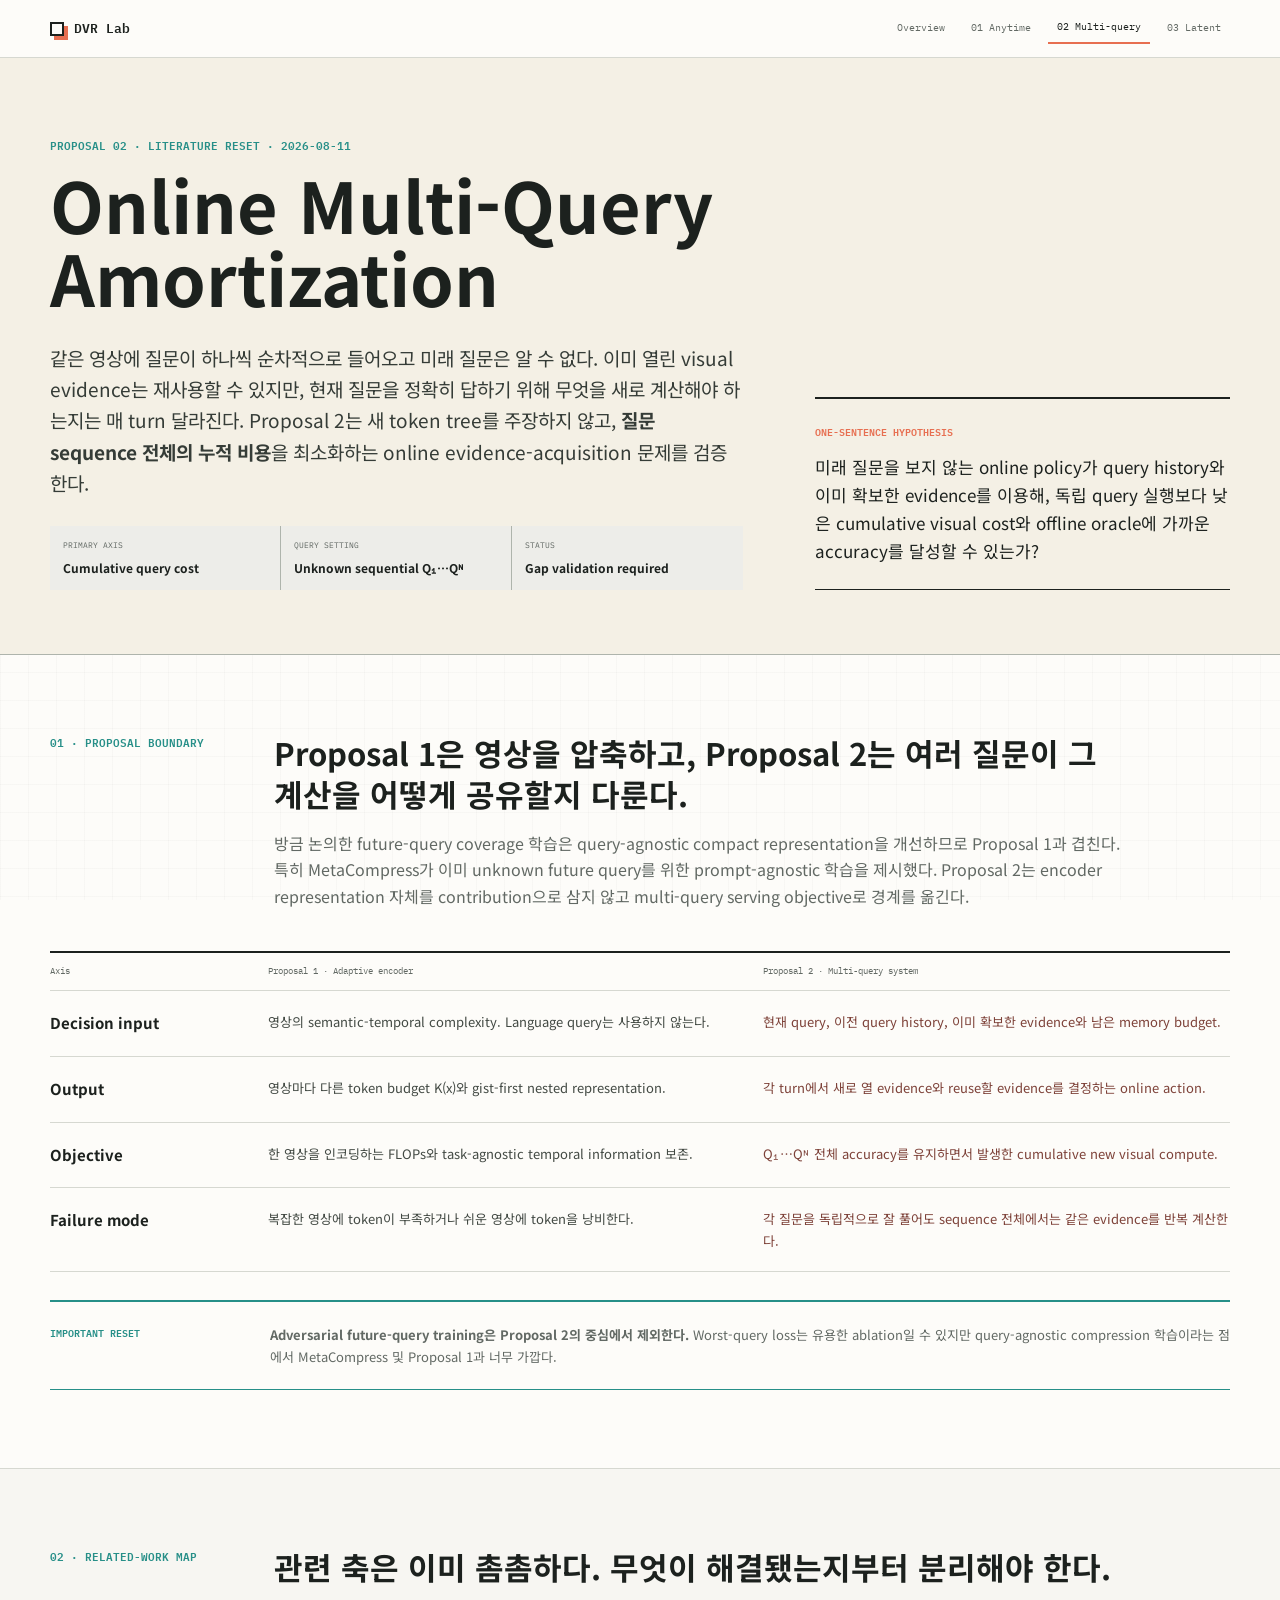
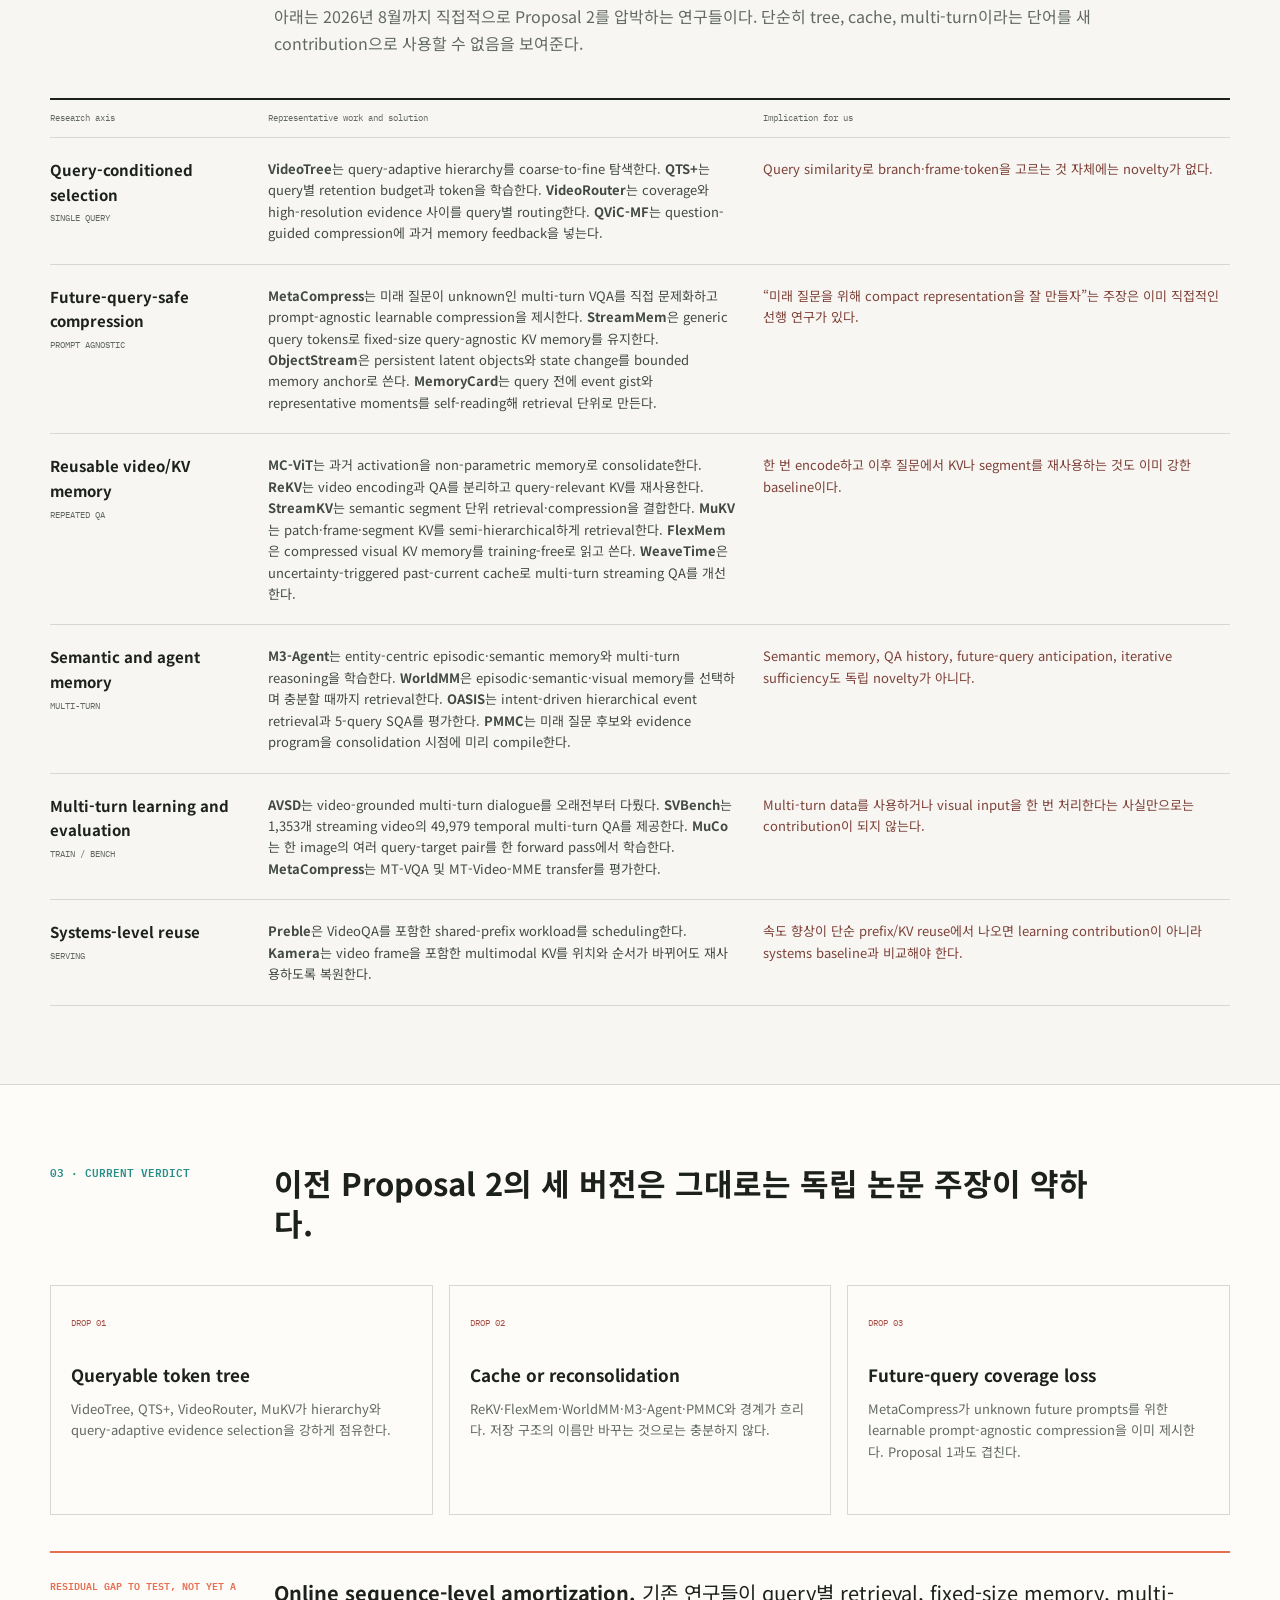
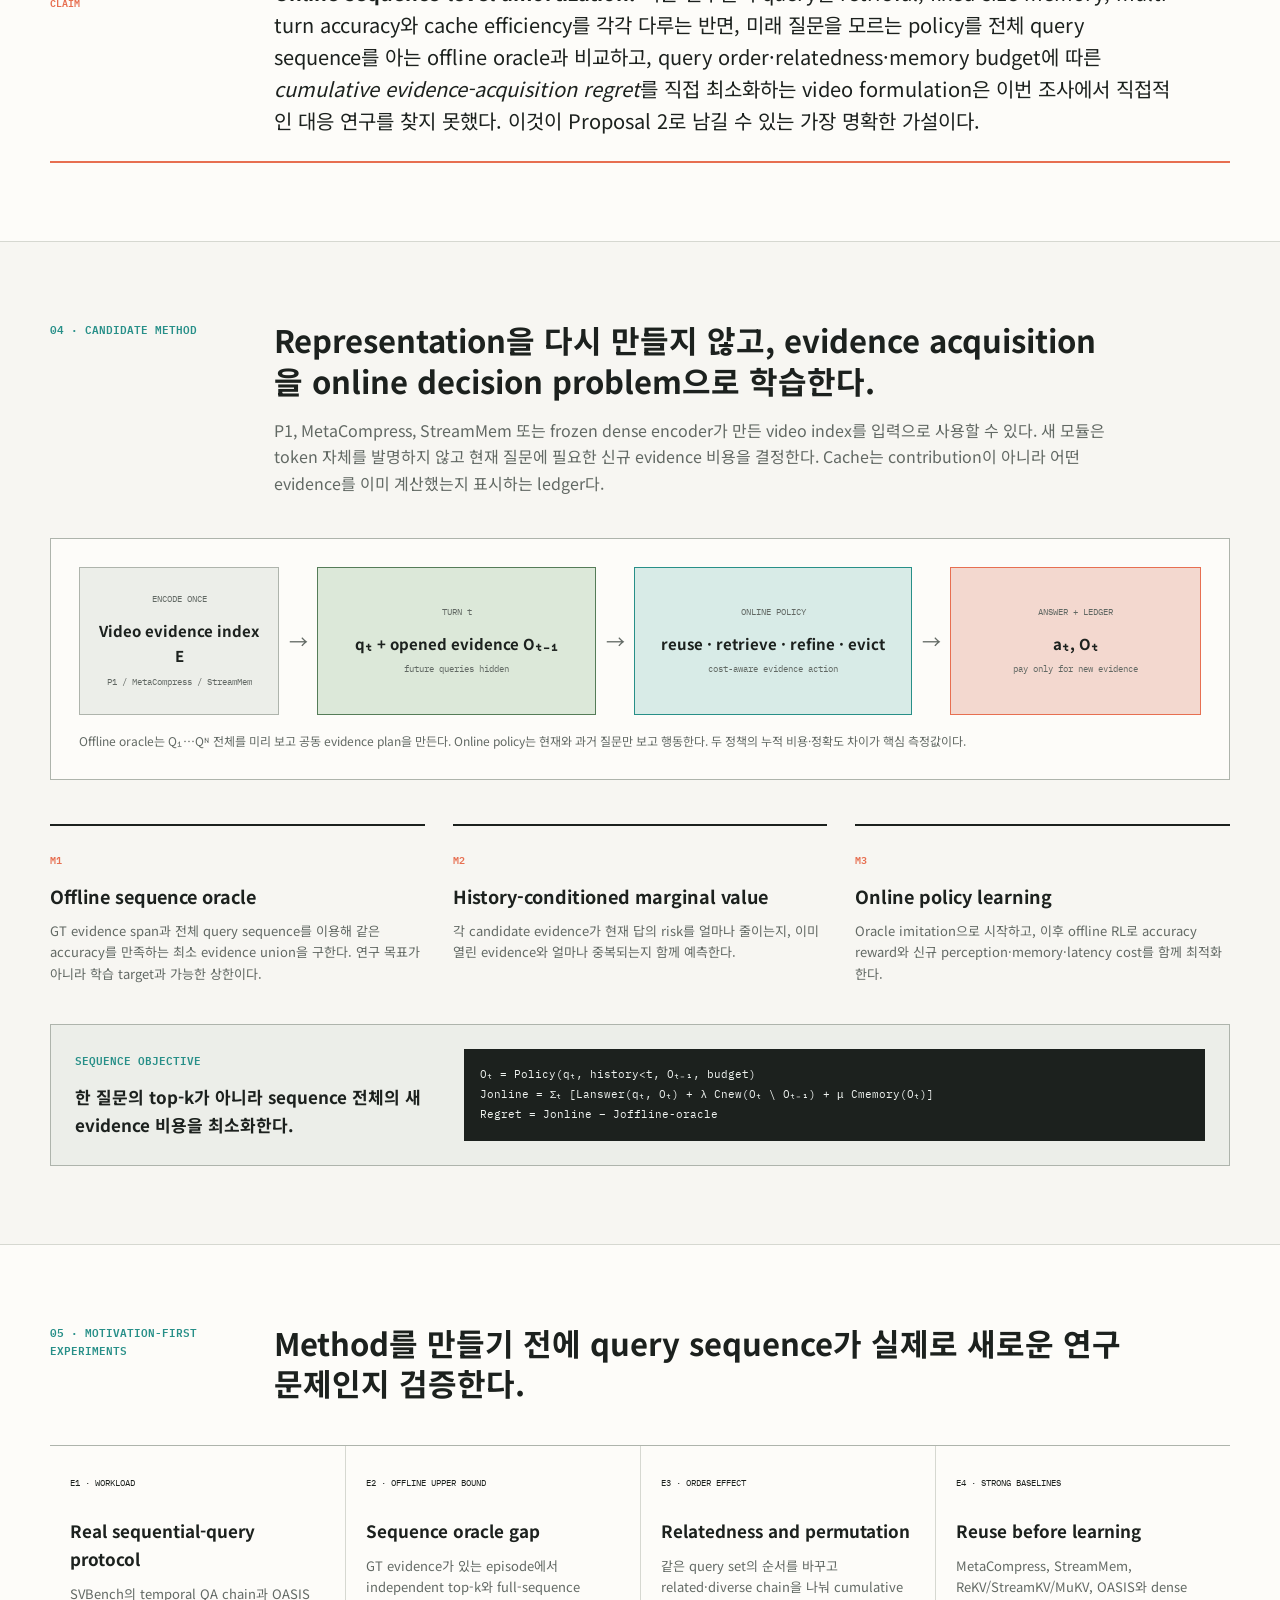
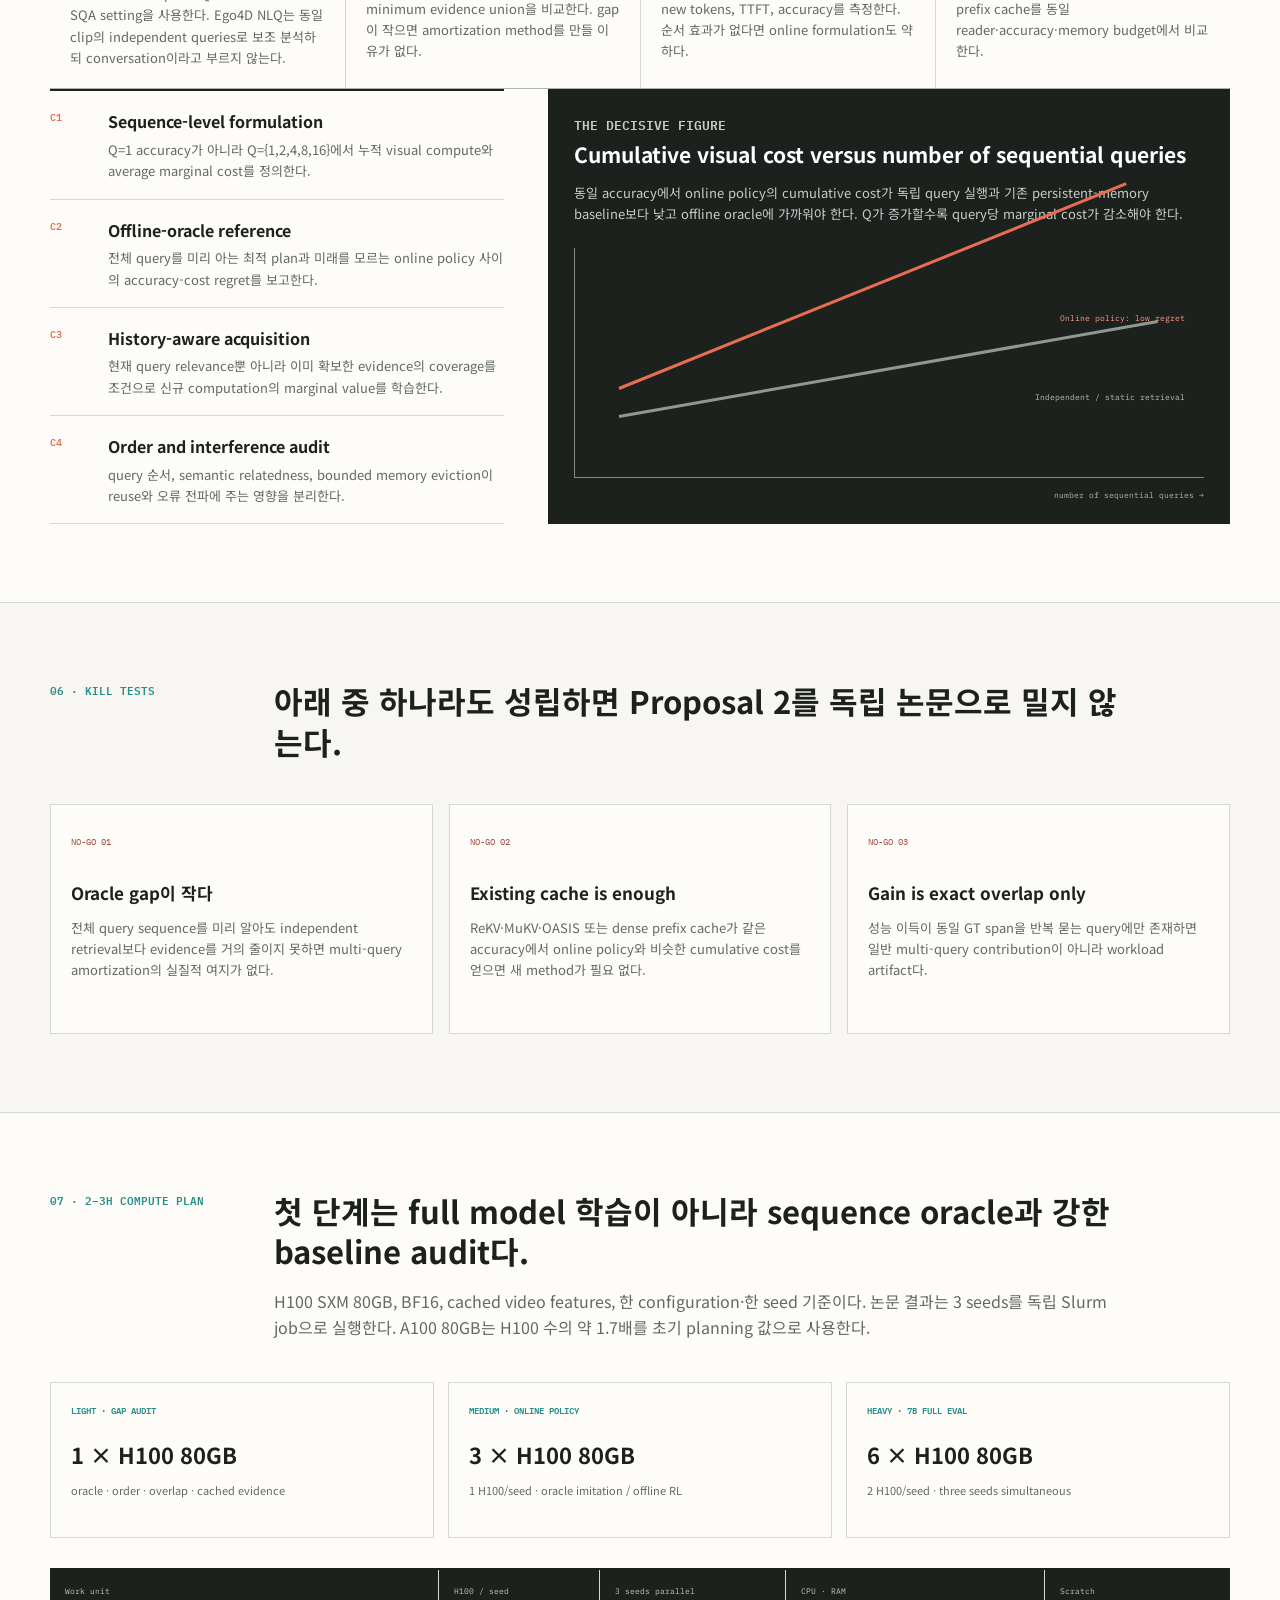
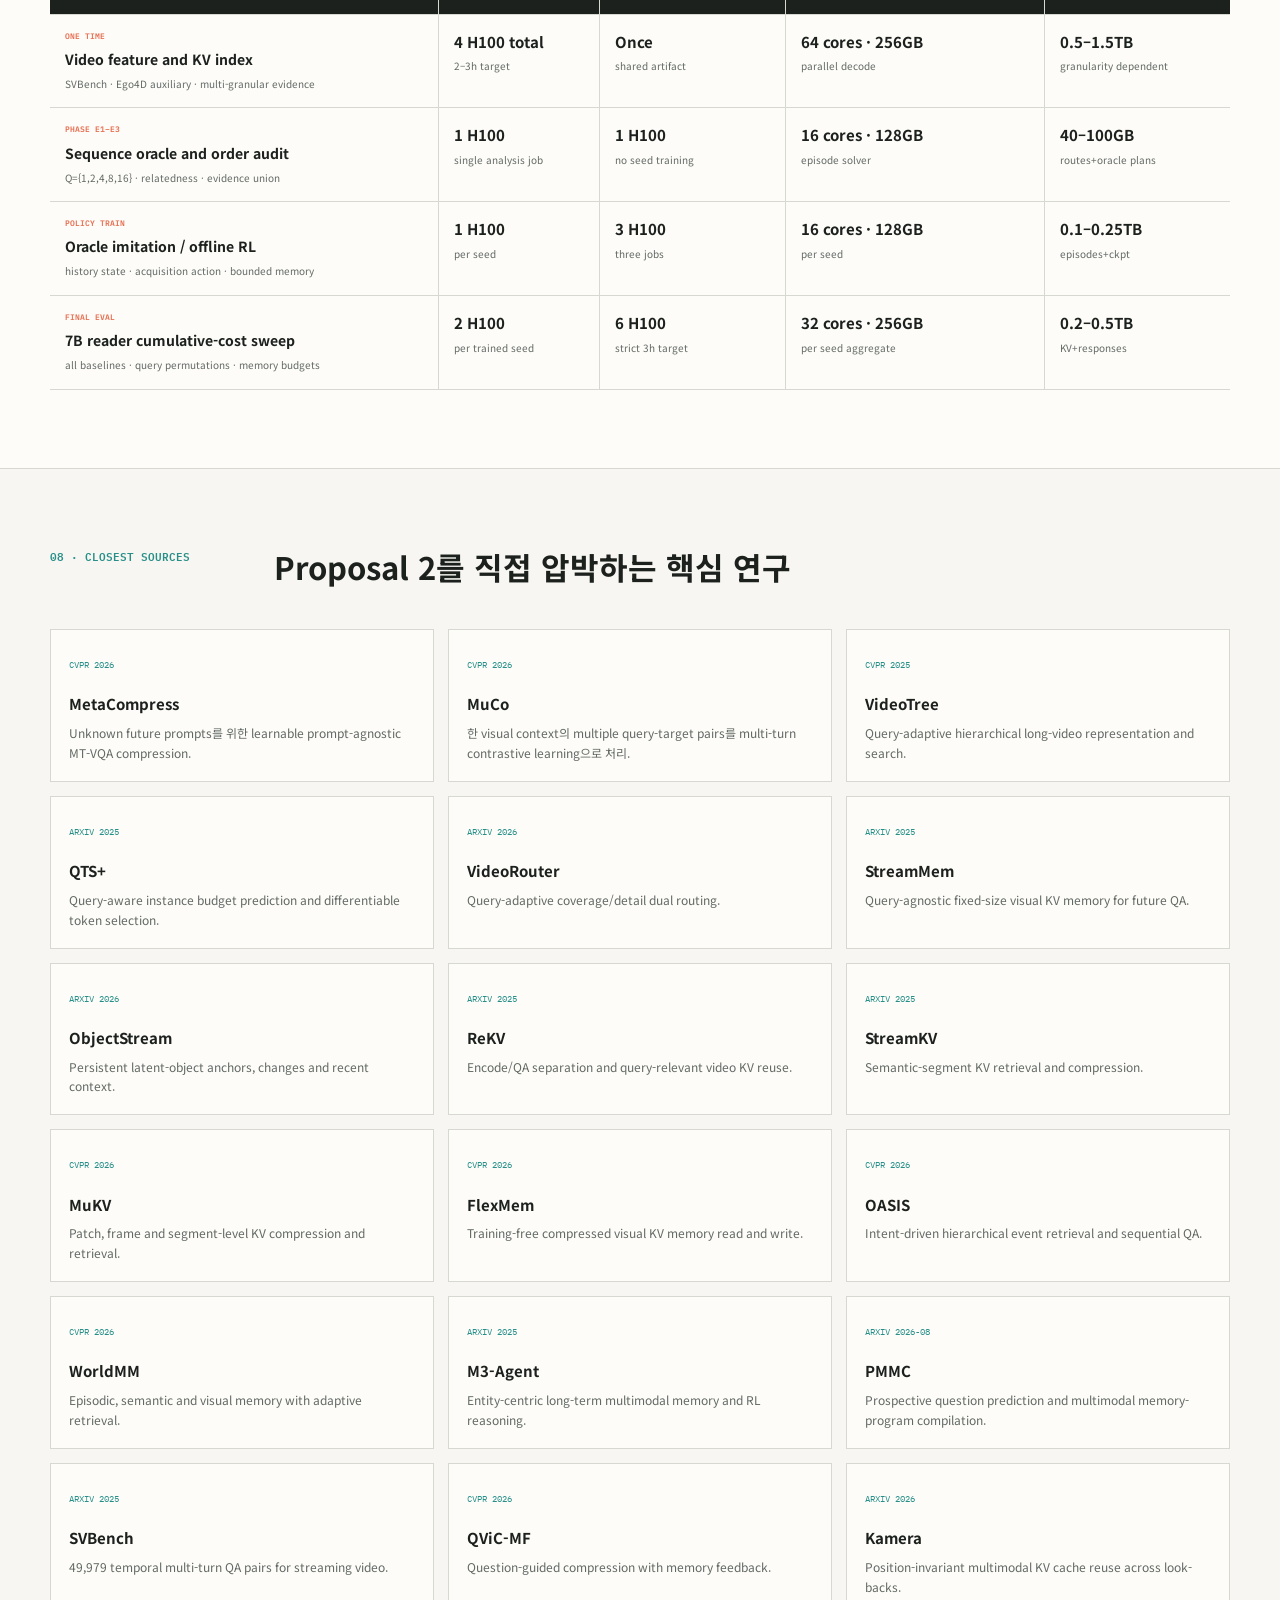
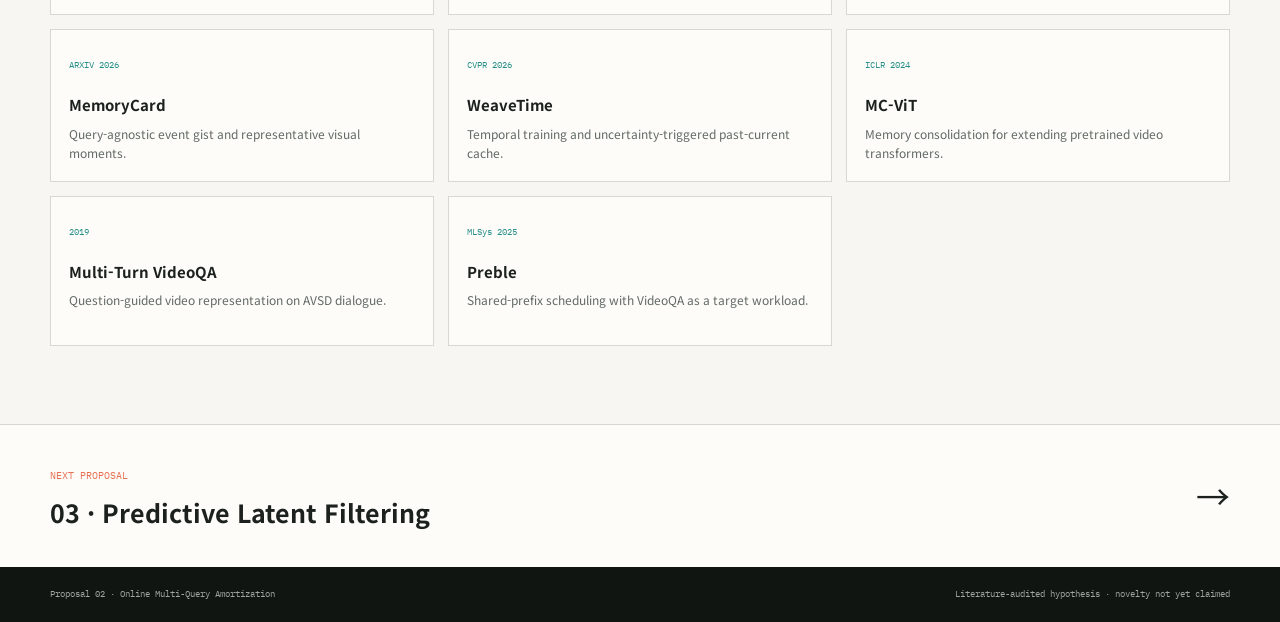
<file: 2-proposal/index.html>
<!doctype html>
<html lang="ko">
  <head>
    <meta charset="UTF-8" />
    <meta name="viewport" content="width=device-width, initial-scale=1.0" />
    <meta name="description" content="Online Multi-Query Amortization 상세 연구 제안과 관련 연구 지도" />
    <title>02 · Online Multi-Query Amortization</title>
    <link rel="preconnect" href="https://fonts.googleapis.com" />
    <link rel="preconnect" href="https://fonts.gstatic.com" crossorigin />
    <link href="https://fonts.googleapis.com/css2?family=IBM+Plex+Mono:wght@400;500;600&amp;family=Noto+Sans+KR:wght@400;500;600;700;800&amp;display=swap" rel="stylesheet" />
    <link rel="stylesheet" href="../styles.css" />
    <link rel="stylesheet" href="../proposal.css" />
  </head>
  <body class="proposal-body">
    <a class="skip-link" href="#main">본문으로 이동</a>
    <header class="site-header proposal-header">
      <a class="wordmark" href="../#topics"><span class="wordmark-mark" aria-hidden="true"></span>DVR Lab</a>
      <nav class="proposal-nav" aria-label="제안서 이동">
        <a href="../">Overview</a>
        <a href="../1-proposal/">01 Anytime</a>
        <a href="../2-proposal/" aria-current="page">02 Multi-query</a>
        <a href="../3-proposal/">03 Latent</a>
      </nav>
    </header>

    <main id="main">
      <section class="proposal-hero two">
        <div class="page-shell proposal-hero-grid">
          <div>
            <p class="proposal-kicker">PROPOSAL 02 · LITERATURE RESET · 2026-08-11</p>
            <h1>Online Multi-Query Amortization</h1>
            <p class="hero-summary">
              같은 영상에 질문이 하나씩 순차적으로 들어오고 미래 질문은 알 수 없다. 이미 열린 visual evidence는
              재사용할 수 있지만, 현재 질문을 정확히 답하기 위해 무엇을 새로 계산해야 하는지는 매 turn 달라진다.
              Proposal 2는 새 token tree를 주장하지 않고, <strong>질문 sequence 전체의 누적 비용</strong>을
              최소화하는 online evidence-acquisition 문제를 검증한다.
            </p>
            <div class="hero-meta">
              <div><span>PRIMARY AXIS</span><strong>Cumulative query cost</strong></div>
              <div><span>QUERY SETTING</span><strong>Unknown sequential Q₁…Qᴺ</strong></div>
              <div><span>STATUS</span><strong>Gap validation required</strong></div>
            </div>
          </div>
          <div class="hero-claim">
            <span>ONE-SENTENCE HYPOTHESIS</span>
            <p>
              미래 질문을 보지 않는 online policy가 query history와 이미 확보한 evidence를 이용해, 독립 query
              실행보다 낮은 cumulative visual cost와 offline oracle에 가까운 accuracy를 달성할 수 있는가?
            </p>
          </div>
        </div>
      </section>

      <section class="proposal-section" id="boundary">
        <div class="page-shell">
          <div class="detail-heading">
            <p class="detail-index">01 · PROPOSAL BOUNDARY</p>
            <h2>Proposal 1은 영상을 압축하고, Proposal 2는 여러 질문이 그 계산을 어떻게 공유할지 다룬다.</h2>
            <p class="section-explainer">
              방금 논의한 future-query coverage 학습은 query-agnostic compact representation을 개선하므로 Proposal 1과
              겹친다. 특히 MetaCompress가 이미 unknown future query를 위한 prompt-agnostic 학습을 제시했다.
              Proposal 2는 encoder representation 자체를 contribution으로 삼지 않고 multi-query serving objective로
              경계를 옮긴다.
            </p>
          </div>

          <div class="boundary-table">
            <div class="boundary-row header"><span>Axis</span><span>Proposal 1 · Adaptive encoder</span><span>Proposal 2 · Multi-query system</span></div>
            <div class="boundary-row">
              <h3>Decision input</h3>
              <p>영상의 semantic-temporal complexity. Language query는 사용하지 않는다.</p>
              <p class="missing">현재 query, 이전 query history, 이미 확보한 evidence와 남은 memory budget.</p>
            </div>
            <div class="boundary-row">
              <h3>Output</h3>
              <p>영상마다 다른 token budget K(x)와 gist-first nested representation.</p>
              <p class="missing">각 turn에서 새로 열 evidence와 reuse할 evidence를 결정하는 online action.</p>
            </div>
            <div class="boundary-row">
              <h3>Objective</h3>
              <p>한 영상을 인코딩하는 FLOPs와 task-agnostic temporal information 보존.</p>
              <p class="missing">Q₁…Qᴺ 전체 accuracy를 유지하면서 발생한 cumulative new visual compute.</p>
            </div>
            <div class="boundary-row">
              <h3>Failure mode</h3>
              <p>복잡한 영상에 token이 부족하거나 쉬운 영상에 token을 낭비한다.</p>
              <p class="missing">각 질문을 독립적으로 잘 풀어도 sequence 전체에서는 같은 evidence를 반복 계산한다.</p>
            </div>
          </div>

          <div class="teacher-note">
            <span>IMPORTANT RESET</span>
            <p><strong>Adversarial future-query training은 Proposal 2의 중심에서 제외한다.</strong> Worst-query loss는 유용한 ablation일 수 있지만 query-agnostic compression 학습이라는 점에서 MetaCompress 및 Proposal 1과 너무 가깝다.</p>
          </div>
        </div>
      </section>

      <section class="proposal-section tinted" id="related">
        <div class="page-shell">
          <div class="detail-heading">
            <p class="detail-index">02 · RELATED-WORK MAP</p>
            <h2>관련 축은 이미 촘촘하다. 무엇이 해결됐는지부터 분리해야 한다.</h2>
            <p class="section-explainer">아래는 2026년 8월까지 직접적으로 Proposal 2를 압박하는 연구들이다. 단순히 tree, cache, multi-turn이라는 단어를 새 contribution으로 사용할 수 없음을 보여준다.</p>
          </div>

          <div class="boundary-table">
            <div class="boundary-row header"><span>Research axis</span><span>Representative work and solution</span><span>Implication for us</span></div>
            <div class="boundary-row">
              <h3>Query-conditioned selection<span>SINGLE QUERY</span></h3>
              <p><strong>VideoTree</strong>는 query-adaptive hierarchy를 coarse-to-fine 탐색한다. <strong>QTS+</strong>는 query별 retention budget과 token을 학습한다. <strong>VideoRouter</strong>는 coverage와 high-resolution evidence 사이를 query별 routing한다. <strong>QViC-MF</strong>는 question-guided compression에 과거 memory feedback을 넣는다.</p>
              <p class="missing">Query similarity로 branch·frame·token을 고르는 것 자체에는 novelty가 없다.</p>
            </div>
            <div class="boundary-row">
              <h3>Future-query-safe compression<span>PROMPT AGNOSTIC</span></h3>
              <p><strong>MetaCompress</strong>는 미래 질문이 unknown인 multi-turn VQA를 직접 문제화하고 prompt-agnostic learnable compression을 제시한다. <strong>StreamMem</strong>은 generic query tokens로 fixed-size query-agnostic KV memory를 유지한다. <strong>ObjectStream</strong>은 persistent latent objects와 state change를 bounded memory anchor로 쓴다. <strong>MemoryCard</strong>는 query 전에 event gist와 representative moments를 self-reading해 retrieval 단위로 만든다.</p>
              <p class="missing">“미래 질문을 위해 compact representation을 잘 만들자”는 주장은 이미 직접적인 선행 연구가 있다.</p>
            </div>
            <div class="boundary-row">
              <h3>Reusable video/KV memory<span>REPEATED QA</span></h3>
              <p><strong>MC-ViT</strong>는 과거 activation을 non-parametric memory로 consolidate한다. <strong>ReKV</strong>는 video encoding과 QA를 분리하고 query-relevant KV를 재사용한다. <strong>StreamKV</strong>는 semantic segment 단위 retrieval·compression을 결합한다. <strong>MuKV</strong>는 patch·frame·segment KV를 semi-hierarchical하게 retrieval한다. <strong>FlexMem</strong>은 compressed visual KV memory를 training-free로 읽고 쓴다. <strong>WeaveTime</strong>은 uncertainty-triggered past-current cache로 multi-turn streaming QA를 개선한다.</p>
              <p class="missing">한 번 encode하고 이후 질문에서 KV나 segment를 재사용하는 것도 이미 강한 baseline이다.</p>
            </div>
            <div class="boundary-row">
              <h3>Semantic and agent memory<span>MULTI-TURN</span></h3>
              <p><strong>M3-Agent</strong>는 entity-centric episodic·semantic memory와 multi-turn reasoning을 학습한다. <strong>WorldMM</strong>은 episodic·semantic·visual memory를 선택하며 충분할 때까지 retrieval한다. <strong>OASIS</strong>는 intent-driven hierarchical event retrieval과 5-query SQA를 평가한다. <strong>PMMC</strong>는 미래 질문 후보와 evidence program을 consolidation 시점에 미리 compile한다.</p>
              <p class="missing">Semantic memory, QA history, future-query anticipation, iterative sufficiency도 독립 novelty가 아니다.</p>
            </div>
            <div class="boundary-row">
              <h3>Multi-turn learning and evaluation<span>TRAIN / BENCH</span></h3>
              <p><strong>AVSD</strong>는 video-grounded multi-turn dialogue를 오래전부터 다뤘다. <strong>SVBench</strong>는 1,353개 streaming video의 49,979 temporal multi-turn QA를 제공한다. <strong>MuCo</strong>는 한 image의 여러 query-target pair를 한 forward pass에서 학습한다. <strong>MetaCompress</strong>는 MT-VQA 및 MT-Video-MME transfer를 평가한다.</p>
              <p class="missing">Multi-turn data를 사용하거나 visual input을 한 번 처리한다는 사실만으로는 contribution이 되지 않는다.</p>
            </div>
            <div class="boundary-row">
              <h3>Systems-level reuse<span>SERVING</span></h3>
              <p><strong>Preble</strong>은 VideoQA를 포함한 shared-prefix workload를 scheduling한다. <strong>Kamera</strong>는 video frame을 포함한 multimodal KV를 위치와 순서가 바뀌어도 재사용하도록 복원한다.</p>
              <p class="missing">속도 향상이 단순 prefix/KV reuse에서 나오면 learning contribution이 아니라 systems baseline과 비교해야 한다.</p>
            </div>
          </div>
        </div>
      </section>

      <section class="proposal-section" id="verdict">
        <div class="page-shell">
          <div class="detail-heading">
            <p class="detail-index">03 · CURRENT VERDICT</p>
            <h2>이전 Proposal 2의 세 버전은 그대로는 독립 논문 주장이 약하다.</h2>
          </div>

          <div class="risk-grid">
            <div class="risk-item"><span>DROP 01</span><h3>Queryable token tree</h3><p>VideoTree, QTS+, VideoRouter, MuKV가 hierarchy와 query-adaptive evidence selection을 강하게 점유한다.</p></div>
            <div class="risk-item"><span>DROP 02</span><h3>Cache or reconsolidation</h3><p>ReKV·FlexMem·WorldMM·M3-Agent·PMMC와 경계가 흐리다. 저장 구조의 이름만 바꾸는 것으로는 충분하지 않다.</p></div>
            <div class="risk-item"><span>DROP 03</span><h3>Future-query coverage loss</h3><p>MetaCompress가 unknown future prompts를 위한 learnable prompt-agnostic compression을 이미 제시한다. Proposal 1과도 겹친다.</p></div>
          </div>

          <div class="gap-statement">
            <span>RESIDUAL GAP TO TEST, NOT YET A CLAIM</span>
            <p>
              <strong>Online sequence-level amortization.</strong> 기존 연구들이 query별 retrieval, fixed-size memory,
              multi-turn accuracy와 cache efficiency를 각각 다루는 반면, 미래 질문을 모르는 policy를 전체 query
              sequence를 아는 offline oracle과 비교하고, query order·relatedness·memory budget에 따른
              <em>cumulative evidence-acquisition regret</em>를 직접 최소화하는 video formulation은 이번 조사에서
              직접적인 대응 연구를 찾지 못했다. 이것이 Proposal 2로 남길 수 있는 가장 명확한 가설이다.
            </p>
          </div>
        </div>
      </section>

      <section class="proposal-section tinted" id="method">
        <div class="page-shell">
          <div class="detail-heading">
            <p class="detail-index">04 · CANDIDATE METHOD</p>
            <h2>Representation을 다시 만들지 않고, evidence acquisition을 online decision problem으로 학습한다.</h2>
            <p class="section-explainer">
              P1, MetaCompress, StreamMem 또는 frozen dense encoder가 만든 video index를 입력으로 사용할 수 있다.
              새 모듈은 token 자체를 발명하지 않고 현재 질문에 필요한 신규 evidence 비용을 결정한다. Cache는
              contribution이 아니라 어떤 evidence를 이미 계산했는지 표시하는 ledger다.
            </p>
          </div>

          <div class="method-canvas">
            <div class="method-flow" aria-label="Online multi-query evidence acquisition 처리 흐름">
              <div class="method-node"><span>ENCODE ONCE</span><strong>Video evidence index E</strong><small>P1 / MetaCompress / StreamMem</small></div>
              <div class="flow-arrow" aria-hidden="true">→</div>
              <div class="method-node gist"><span>TURN t</span><strong>qₜ + opened evidence Oₜ₋₁</strong><small>future queries hidden</small></div>
              <div class="flow-arrow" aria-hidden="true">→</div>
              <div class="method-node event"><span>ONLINE POLICY</span><strong>reuse · retrieve · refine · evict</strong><small>cost-aware evidence action</small></div>
              <div class="flow-arrow" aria-hidden="true">→</div>
              <div class="method-node reason"><span>ANSWER + LEDGER</span><strong>aₜ, Oₜ</strong><small>pay only for new evidence</small></div>
            </div>
            <p class="method-caption">Offline oracle는 Q₁…Qᴺ 전체를 미리 보고 공동 evidence plan을 만든다. Online policy는 현재와 과거 질문만 보고 행동한다. 두 정책의 누적 비용·정확도 차이가 핵심 측정값이다.</p>
          </div>

          <div class="module-grid">
            <div class="module-item"><span>M1</span><h3>Offline sequence oracle</h3><p>GT evidence span과 전체 query sequence를 이용해 같은 accuracy를 만족하는 최소 evidence union을 구한다. 연구 목표가 아니라 학습 target과 가능한 상한이다.</p></div>
            <div class="module-item"><span>M2</span><h3>History-conditioned marginal value</h3><p>각 candidate evidence가 현재 답의 risk를 얼마나 줄이는지, 이미 열린 evidence와 얼마나 중복되는지 함께 예측한다.</p></div>
            <div class="module-item"><span>M3</span><h3>Online policy learning</h3><p>Oracle imitation으로 시작하고, 이후 offline RL로 accuracy reward와 신규 perception·memory·latency cost를 함께 최적화한다.</p></div>
          </div>

          <div class="objective-strip">
            <div><p class="mini-label">SEQUENCE OBJECTIVE</p><h3>한 질문의 top-k가 아니라 sequence 전체의 새 evidence 비용을 최소화한다.</h3></div>
            <code>Oₜ = Policy(qₜ, history&lt;t, Oₜ₋₁, budget)<br />Jonline = Σₜ [Lanswer(qₜ, Oₜ) + λ Cnew(Oₜ \ Oₜ₋₁) + μ Cmemory(Oₜ)]<br />Regret = Jonline − Joffline-oracle</code>
          </div>
        </div>
      </section>

      <section class="proposal-section" id="experiments">
        <div class="page-shell">
          <div class="detail-heading">
            <p class="detail-index">05 · MOTIVATION-FIRST EXPERIMENTS</p>
            <h2>Method를 만들기 전에 query sequence가 실제로 새로운 연구 문제인지 검증한다.</h2>
          </div>

          <div class="training-lanes">
            <div class="training-lane"><span>E1 · WORKLOAD</span><h3>Real sequential-query protocol</h3><p>SVBench의 temporal QA chain과 OASIS SQA setting을 사용한다. Ego4D NLQ는 동일 clip의 independent queries로 보조 분석하되 conversation이라고 부르지 않는다.</p></div>
            <div class="training-lane"><span>E2 · OFFLINE UPPER BOUND</span><h3>Sequence oracle gap</h3><p>GT evidence가 있는 episode에서 independent top-k와 full-sequence minimum evidence union을 비교한다. gap이 작으면 amortization method를 만들 이유가 없다.</p></div>
            <div class="training-lane"><span>E3 · ORDER EFFECT</span><h3>Relatedness and permutation</h3><p>같은 query set의 순서를 바꾸고 related·diverse chain을 나눠 cumulative new tokens, TTFT, accuracy를 측정한다. 순서 효과가 없다면 online formulation도 약하다.</p></div>
            <div class="training-lane"><span>E4 · STRONG BASELINES</span><h3>Reuse before learning</h3><p>MetaCompress, StreamMem, ReKV/StreamKV/MuKV, OASIS와 dense prefix cache를 동일 reader·accuracy·memory budget에서 비교한다.</p></div>
          </div>

          <div class="evidence-grid">
            <div class="contribution-list">
              <div class="contribution-row"><span>C1</span><div><h3>Sequence-level formulation</h3><p>Q=1 accuracy가 아니라 Q={1,2,4,8,16}에서 누적 visual compute와 average marginal cost를 정의한다.</p></div></div>
              <div class="contribution-row"><span>C2</span><div><h3>Offline-oracle reference</h3><p>전체 query를 미리 아는 최적 plan과 미래를 모르는 online policy 사이의 accuracy-cost regret를 보고한다.</p></div></div>
              <div class="contribution-row"><span>C3</span><div><h3>History-aware acquisition</h3><p>현재 query relevance뿐 아니라 이미 확보한 evidence의 coverage를 조건으로 신규 computation의 marginal value를 학습한다.</p></div></div>
              <div class="contribution-row"><span>C4</span><div><h3>Order and interference audit</h3><p>query 순서, semantic relatedness, bounded memory eviction이 reuse와 오류 전파에 주는 영향을 분리한다.</p></div></div>
            </div>
            <div class="decisive-figure">
              <p class="mini-label">THE DECISIVE FIGURE</p>
              <h3>Cumulative visual cost versus number of sequential queries</h3>
              <p>동일 accuracy에서 online policy의 cumulative cost가 독립 query 실행과 기존 persistent-memory baseline보다 낮고 offline oracle에 가까워야 한다. Q가 증가할수록 query당 marginal cost가 감소해야 한다.</p>
              <div class="curve-chart" aria-label="질문 수가 늘 때 제안 online policy의 누적 비용이 독립 실행보다 완만하게 증가하는 목표 그림">
                <span class="curve-label ours">Online policy: low regret</span>
                <span class="curve-label base">Independent / static retrieval</span>
                <span class="curve-axis-x">number of sequential queries →</span>
              </div>
            </div>
          </div>
        </div>
      </section>

      <section class="proposal-section tinted" id="risks">
        <div class="page-shell">
          <div class="detail-heading"><p class="detail-index">06 · KILL TESTS</p><h2>아래 중 하나라도 성립하면 Proposal 2를 독립 논문으로 밀지 않는다.</h2></div>
          <div class="risk-grid">
            <div class="risk-item"><span>NO-GO 01</span><h3>Oracle gap이 작다</h3><p>전체 query sequence를 미리 알아도 independent retrieval보다 evidence를 거의 줄이지 못하면 multi-query amortization의 실질적 여지가 없다.</p></div>
            <div class="risk-item"><span>NO-GO 02</span><h3>Existing cache is enough</h3><p>ReKV·MuKV·OASIS 또는 dense prefix cache가 같은 accuracy에서 online policy와 비슷한 cumulative cost를 얻으면 새 method가 필요 없다.</p></div>
            <div class="risk-item"><span>NO-GO 03</span><h3>Gain is exact overlap only</h3><p>성능 이득이 동일 GT span을 반복 묻는 query에만 존재하면 일반 multi-query contribution이 아니라 workload artifact다.</p></div>
          </div>
        </div>
      </section>

      <section class="proposal-section" id="compute">
        <div class="page-shell">
          <div class="detail-heading">
            <p class="detail-index">07 · 2–3H COMPUTE PLAN</p>
            <h2>첫 단계는 full model 학습이 아니라 sequence oracle과 강한 baseline audit다.</h2>
            <p class="section-explainer">H100 SXM 80GB, BF16, cached video features, 한 configuration·한 seed 기준이다. 논문 결과는 3 seeds를 독립 Slurm job으로 실행한다. A100 80GB는 H100 수의 약 1.7배를 초기 planning 값으로 사용한다.</p>
          </div>

          <div class="compute-tier-grid">
            <div class="compute-tier"><span>LIGHT · GAP AUDIT</span><strong>1 × H100 80GB</strong><small>oracle · order · overlap · cached evidence</small></div>
            <div class="compute-tier"><span>MEDIUM · ONLINE POLICY</span><strong>3 × H100 80GB</strong><small>1 H100/seed · oracle imitation / offline RL</small></div>
            <div class="compute-tier"><span>HEAVY · 7B FULL EVAL</span><strong>6 × H100 80GB</strong><small>2 H100/seed · three seeds simultaneous</small></div>
          </div>

          <div class="compute-table" aria-label="Proposal 02 작업별 계산 자원 추정">
            <div class="compute-row header"><span>Work unit</span><span>H100 / seed</span><span>3 seeds parallel</span><span>CPU · RAM</span><span>Scratch</span></div>
            <div class="compute-row"><div class="compute-job"><span>ONE TIME</span><strong>Video feature and KV index</strong><small>SVBench · Ego4D auxiliary · multi-granular evidence</small></div><div class="compute-cell"><strong>4 H100 total</strong><span>2–3h target</span></div><div class="compute-cell"><strong>Once</strong><span>shared artifact</span></div><div class="compute-cell"><strong>64 cores · 256GB</strong><span>parallel decode</span></div><div class="compute-cell"><strong>0.5–1.5TB</strong><span>granularity dependent</span></div></div>
            <div class="compute-row"><div class="compute-job"><span>PHASE E1–E3</span><strong>Sequence oracle and order audit</strong><small>Q={1,2,4,8,16} · relatedness · evidence union</small></div><div class="compute-cell"><strong>1 H100</strong><span>single analysis job</span></div><div class="compute-cell"><strong>1 H100</strong><span>no seed training</span></div><div class="compute-cell"><strong>16 cores · 128GB</strong><span>episode solver</span></div><div class="compute-cell"><strong>40–100GB</strong><span>routes+oracle plans</span></div></div>
            <div class="compute-row"><div class="compute-job"><span>POLICY TRAIN</span><strong>Oracle imitation / offline RL</strong><small>history state · acquisition action · bounded memory</small></div><div class="compute-cell"><strong>1 H100</strong><span>per seed</span></div><div class="compute-cell"><strong>3 H100</strong><span>three jobs</span></div><div class="compute-cell"><strong>16 cores · 128GB</strong><span>per seed</span></div><div class="compute-cell"><strong>0.1–0.25TB</strong><span>episodes+ckpt</span></div></div>
            <div class="compute-row"><div class="compute-job"><span>FINAL EVAL</span><strong>7B reader cumulative-cost sweep</strong><small>all baselines · query permutations · memory budgets</small></div><div class="compute-cell"><strong>2 H100</strong><span>per trained seed</span></div><div class="compute-cell"><strong>6 H100</strong><span>strict 3h target</span></div><div class="compute-cell"><strong>32 cores · 256GB</strong><span>per seed aggregate</span></div><div class="compute-cell"><strong>0.2–0.5TB</strong><span>KV+responses</span></div></div>
          </div>
        </div>
      </section>

      <section class="proposal-section tinted" id="sources">
        <div class="page-shell">
          <div class="detail-heading"><p class="detail-index">08 · CLOSEST SOURCES</p><h2>Proposal 2를 직접 압박하는 핵심 연구</h2></div>
          <div class="source-grid">
            <a class="source-item" href="https://arxiv.org/abs/2603.21701" target="_blank" rel="noreferrer"><span>CVPR 2026</span><h3>MetaCompress</h3><p>Unknown future prompts를 위한 learnable prompt-agnostic MT-VQA compression.</p></a>
            <a class="source-item" href="https://arxiv.org/abs/2602.06393" target="_blank" rel="noreferrer"><span>CVPR 2026</span><h3>MuCo</h3><p>한 visual context의 multiple query-target pairs를 multi-turn contrastive learning으로 처리.</p></a>
            <a class="source-item" href="https://arxiv.org/abs/2405.19209" target="_blank" rel="noreferrer"><span>CVPR 2025</span><h3>VideoTree</h3><p>Query-adaptive hierarchical long-video representation and search.</p></a>
            <a class="source-item" href="https://arxiv.org/abs/2511.11910" target="_blank" rel="noreferrer"><span>ARXIV 2025</span><h3>QTS+</h3><p>Query-aware instance budget prediction and differentiable token selection.</p></a>
            <a class="source-item" href="https://arxiv.org/abs/2605.05848" target="_blank" rel="noreferrer"><span>ARXIV 2026</span><h3>VideoRouter</h3><p>Query-adaptive coverage/detail dual routing.</p></a>
            <a class="source-item" href="https://arxiv.org/abs/2508.15717" target="_blank" rel="noreferrer"><span>ARXIV 2025</span><h3>StreamMem</h3><p>Query-agnostic fixed-size visual KV memory for future QA.</p></a>
            <a class="source-item" href="https://arxiv.org/abs/2607.28312" target="_blank" rel="noreferrer"><span>ARXIV 2026</span><h3>ObjectStream</h3><p>Persistent latent-object anchors, changes and recent context.</p></a>
            <a class="source-item" href="https://arxiv.org/abs/2503.00540" target="_blank" rel="noreferrer"><span>ARXIV 2025</span><h3>ReKV</h3><p>Encode/QA separation and query-relevant video KV reuse.</p></a>
            <a class="source-item" href="https://arxiv.org/abs/2511.07278" target="_blank" rel="noreferrer"><span>ARXIV 2025</span><h3>StreamKV</h3><p>Semantic-segment KV retrieval and compression.</p></a>
            <a class="source-item" href="https://arxiv.org/abs/2605.22269" target="_blank" rel="noreferrer"><span>CVPR 2026</span><h3>MuKV</h3><p>Patch, frame and segment-level KV compression and retrieval.</p></a>
            <a class="source-item" href="https://openaccess.thecvf.com/content/CVPR2026/html/Chen_Scaling_the_Long_Video_Understanding_of_Multimodal_Large_Language_Models_CVPR_2026_paper.html" target="_blank" rel="noreferrer"><span>CVPR 2026</span><h3>FlexMem</h3><p>Training-free compressed visual KV memory read and write.</p></a>
            <a class="source-item" href="https://arxiv.org/abs/2604.17052" target="_blank" rel="noreferrer"><span>CVPR 2026</span><h3>OASIS</h3><p>Intent-driven hierarchical event retrieval and sequential QA.</p></a>
            <a class="source-item" href="https://openaccess.thecvf.com/content/CVPR2026/html/Yeo_WorldMM_Dynamic_Multimodal_Memory_Agent_for_Long_Video_Reasoning_CVPR_2026_paper.html" target="_blank" rel="noreferrer"><span>CVPR 2026</span><h3>WorldMM</h3><p>Episodic, semantic and visual memory with adaptive retrieval.</p></a>
            <a class="source-item" href="https://arxiv.org/abs/2508.09736" target="_blank" rel="noreferrer"><span>ARXIV 2025</span><h3>M3-Agent</h3><p>Entity-centric long-term multimodal memory and RL reasoning.</p></a>
            <a class="source-item" href="https://arxiv.org/abs/2608.00962" target="_blank" rel="noreferrer"><span>ARXIV 2026-08</span><h3>PMMC</h3><p>Prospective question prediction and multimodal memory-program compilation.</p></a>
            <a class="source-item" href="https://arxiv.org/abs/2502.10810" target="_blank" rel="noreferrer"><span>ARXIV 2025</span><h3>SVBench</h3><p>49,979 temporal multi-turn QA pairs for streaming video.</p></a>
            <a class="source-item" href="https://arxiv.org/abs/2603.15167" target="_blank" rel="noreferrer"><span>CVPR 2026</span><h3>QViC-MF</h3><p>Question-guided compression with memory feedback.</p></a>
            <a class="source-item" href="https://arxiv.org/abs/2606.23581" target="_blank" rel="noreferrer"><span>ARXIV 2026</span><h3>Kamera</h3><p>Position-invariant multimodal KV cache reuse across look-backs.</p></a>
            <a class="source-item" href="https://arxiv.org/abs/2606.05917" target="_blank" rel="noreferrer"><span>ARXIV 2026</span><h3>MemoryCard</h3><p>Query-agnostic event gist and representative visual moments.</p></a>
            <a class="source-item" href="https://arxiv.org/abs/2602.22142" target="_blank" rel="noreferrer"><span>CVPR 2026</span><h3>WeaveTime</h3><p>Temporal training and uncertainty-triggered past-current cache.</p></a>
            <a class="source-item" href="https://arxiv.org/abs/2402.05861" target="_blank" rel="noreferrer"><span>ICLR 2024</span><h3>MC-ViT</h3><p>Memory consolidation for extending pretrained video transformers.</p></a>
            <a class="source-item" href="https://arxiv.org/abs/1907.13280" target="_blank" rel="noreferrer"><span>2019</span><h3>Multi-Turn VideoQA</h3><p>Question-guided video representation on AVSD dialogue.</p></a>
            <a class="source-item" href="https://arxiv.org/abs/2407.00023" target="_blank" rel="noreferrer"><span>MLSys 2025</span><h3>Preble</h3><p>Shared-prefix scheduling with VideoQA as a target workload.</p></a>
          </div>
        </div>
      </section>

      <div class="page-shell">
        <a class="proposal-next" href="../3-proposal/"><div><span>NEXT PROPOSAL</span><h2>03 · Predictive Latent Filtering</h2></div><i aria-hidden="true">→</i></a>
      </div>
    </main>
    <footer><div class="page-shell footer-inner"><span>Proposal 02 · Online Multi-Query Amortization</span><span>Literature-audited hypothesis · novelty not yet claimed</span></div></footer>
  </body>
</html>
</file>
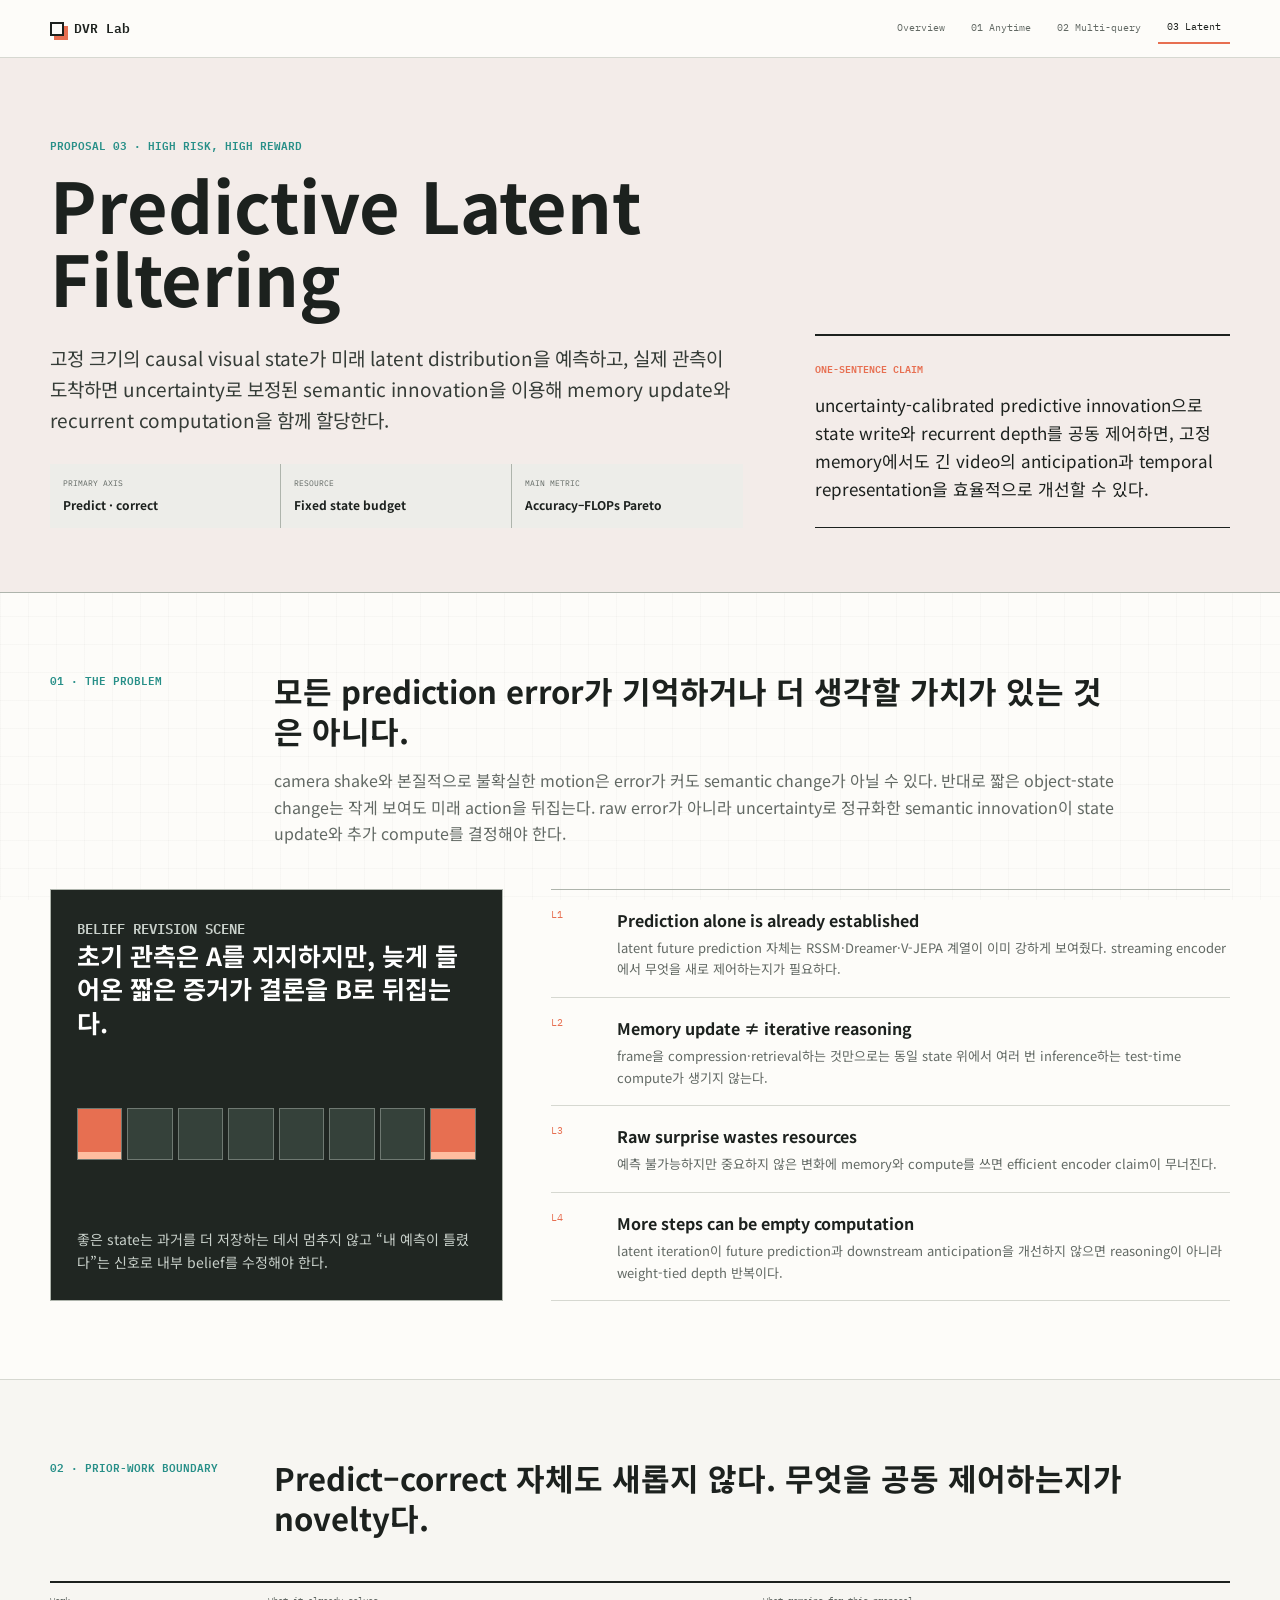
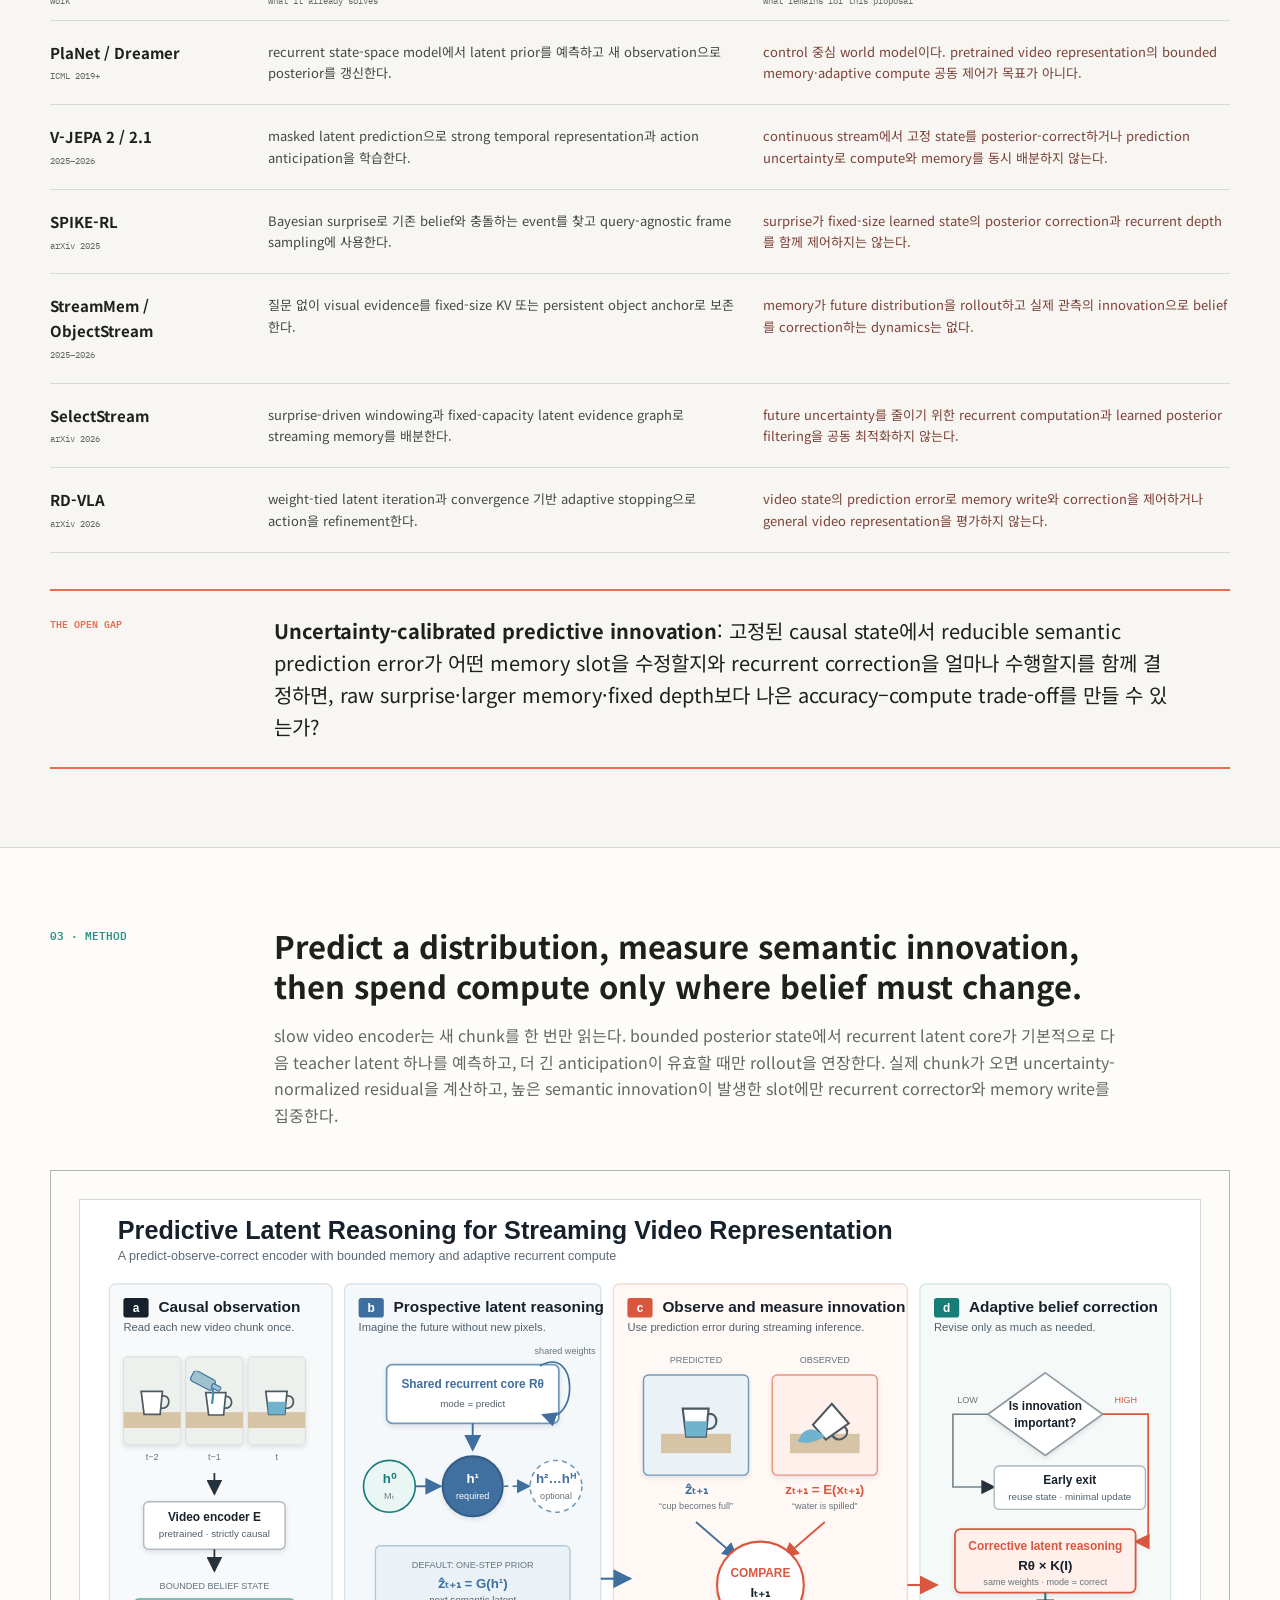
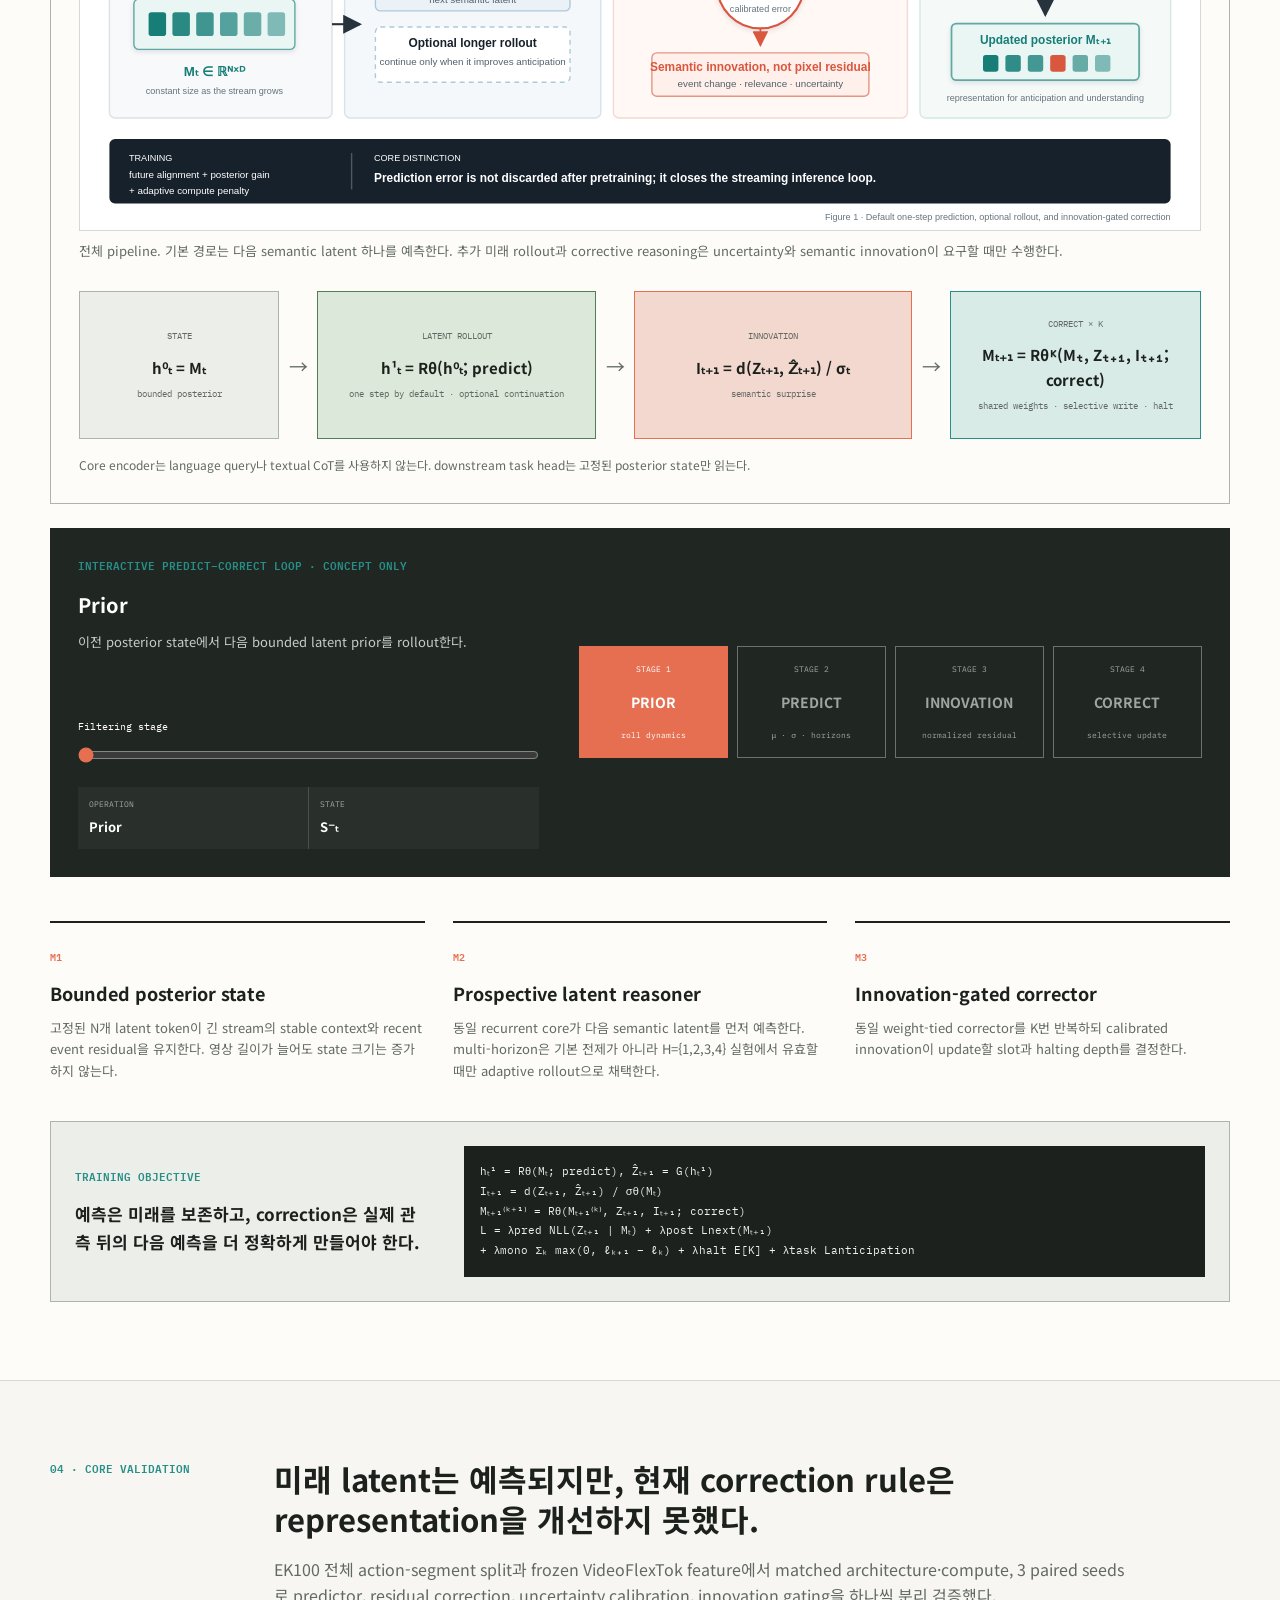
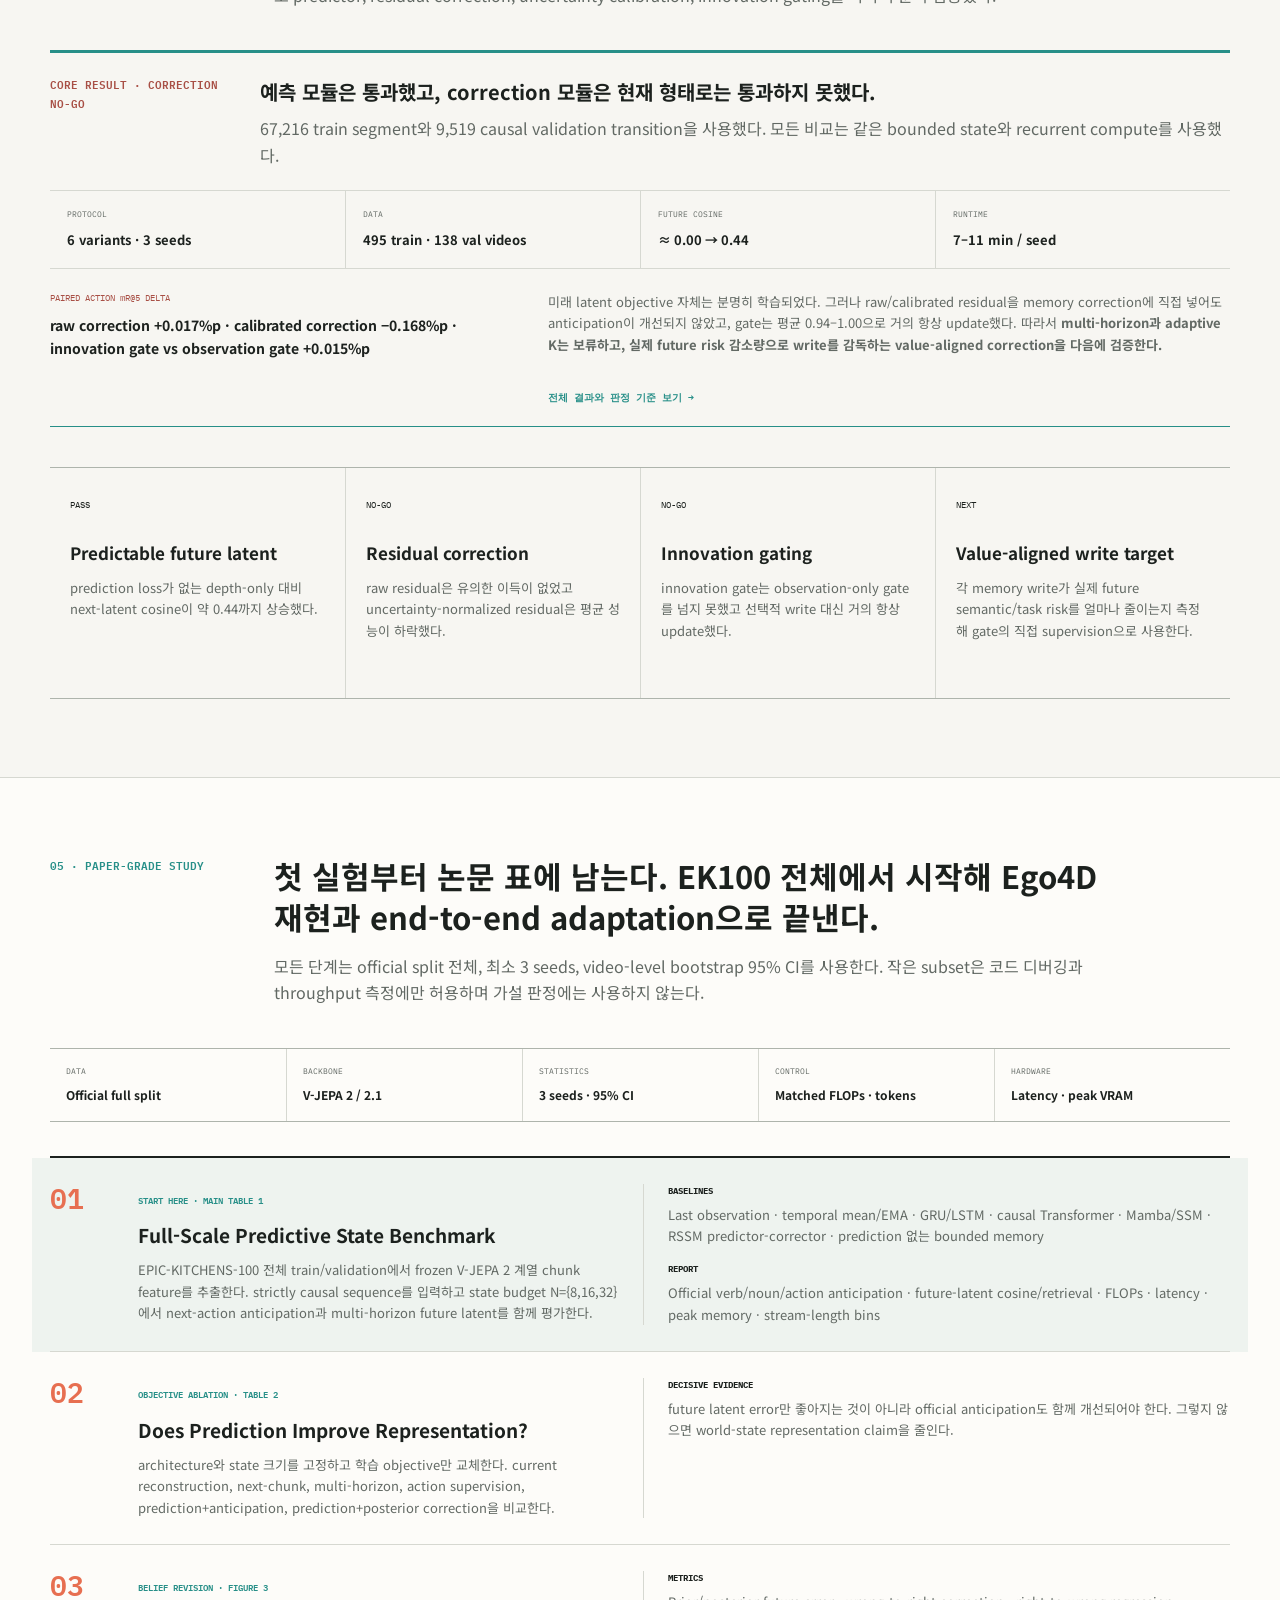
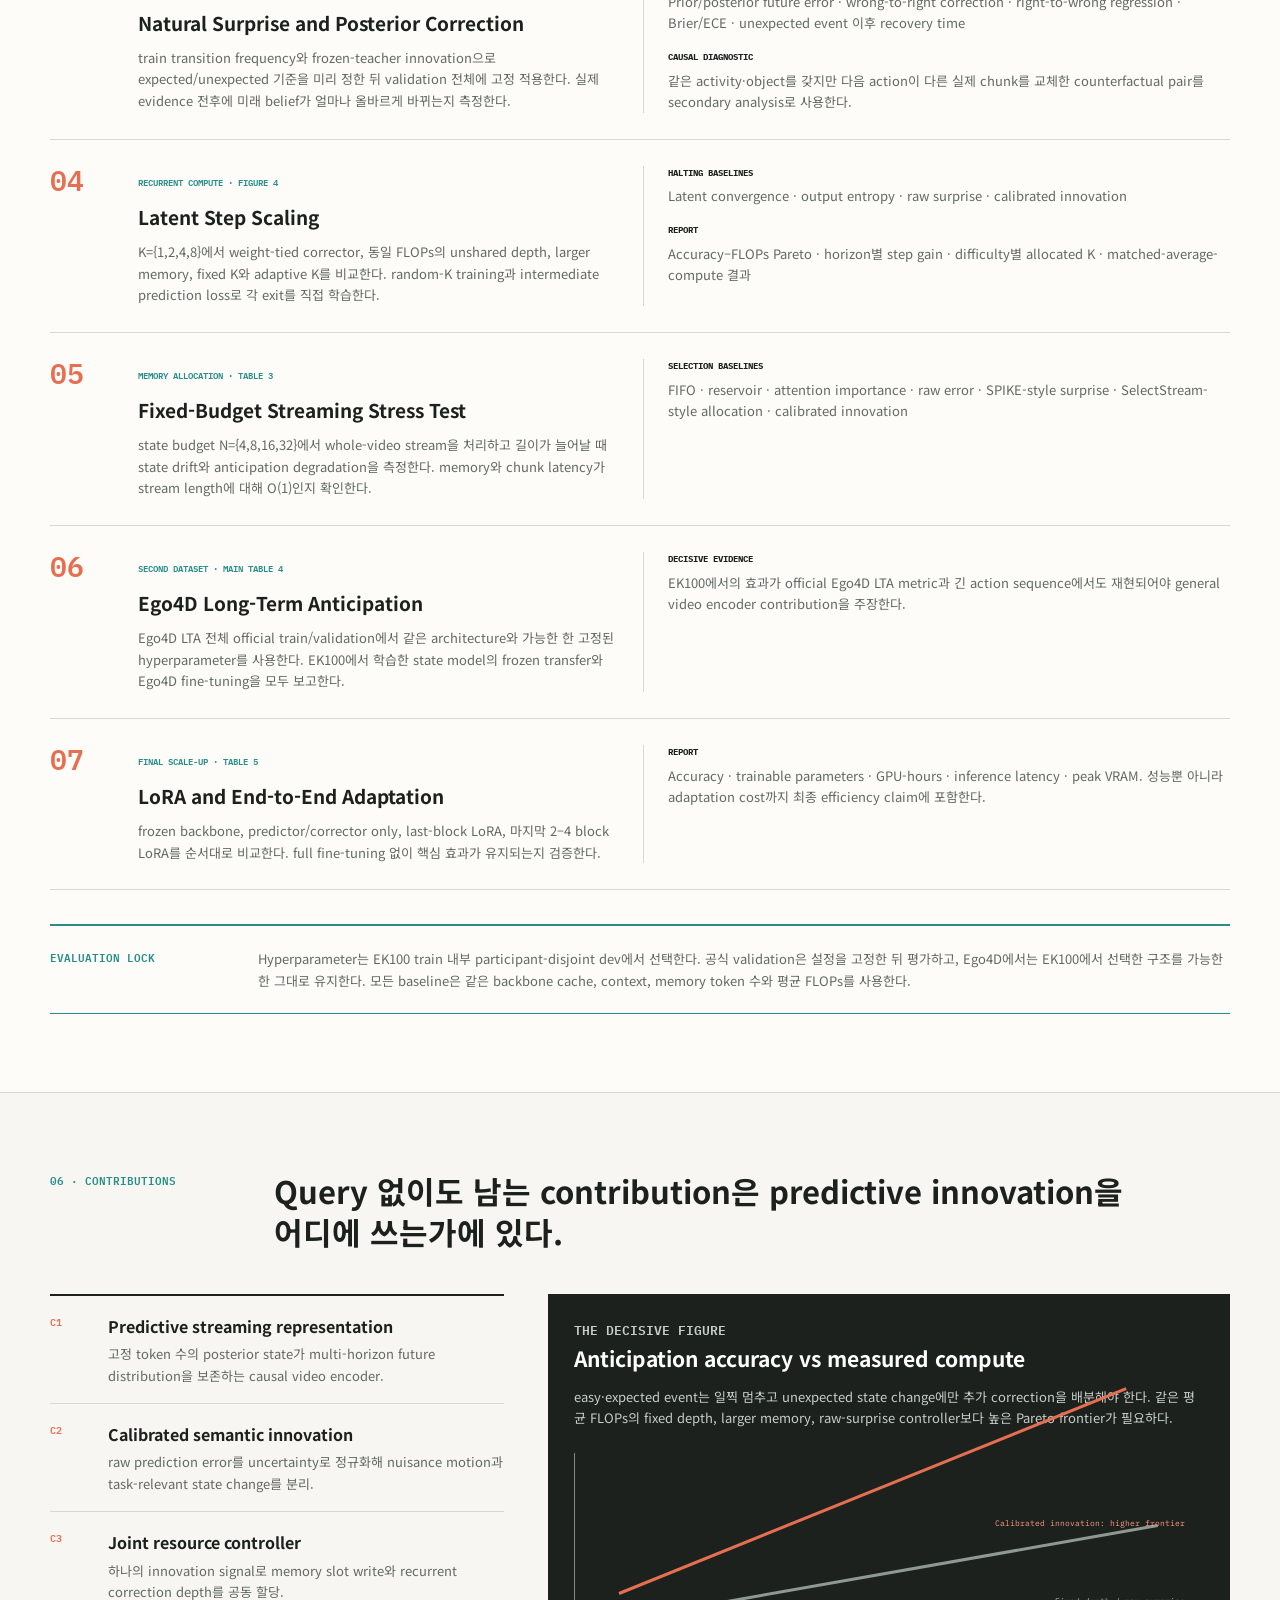
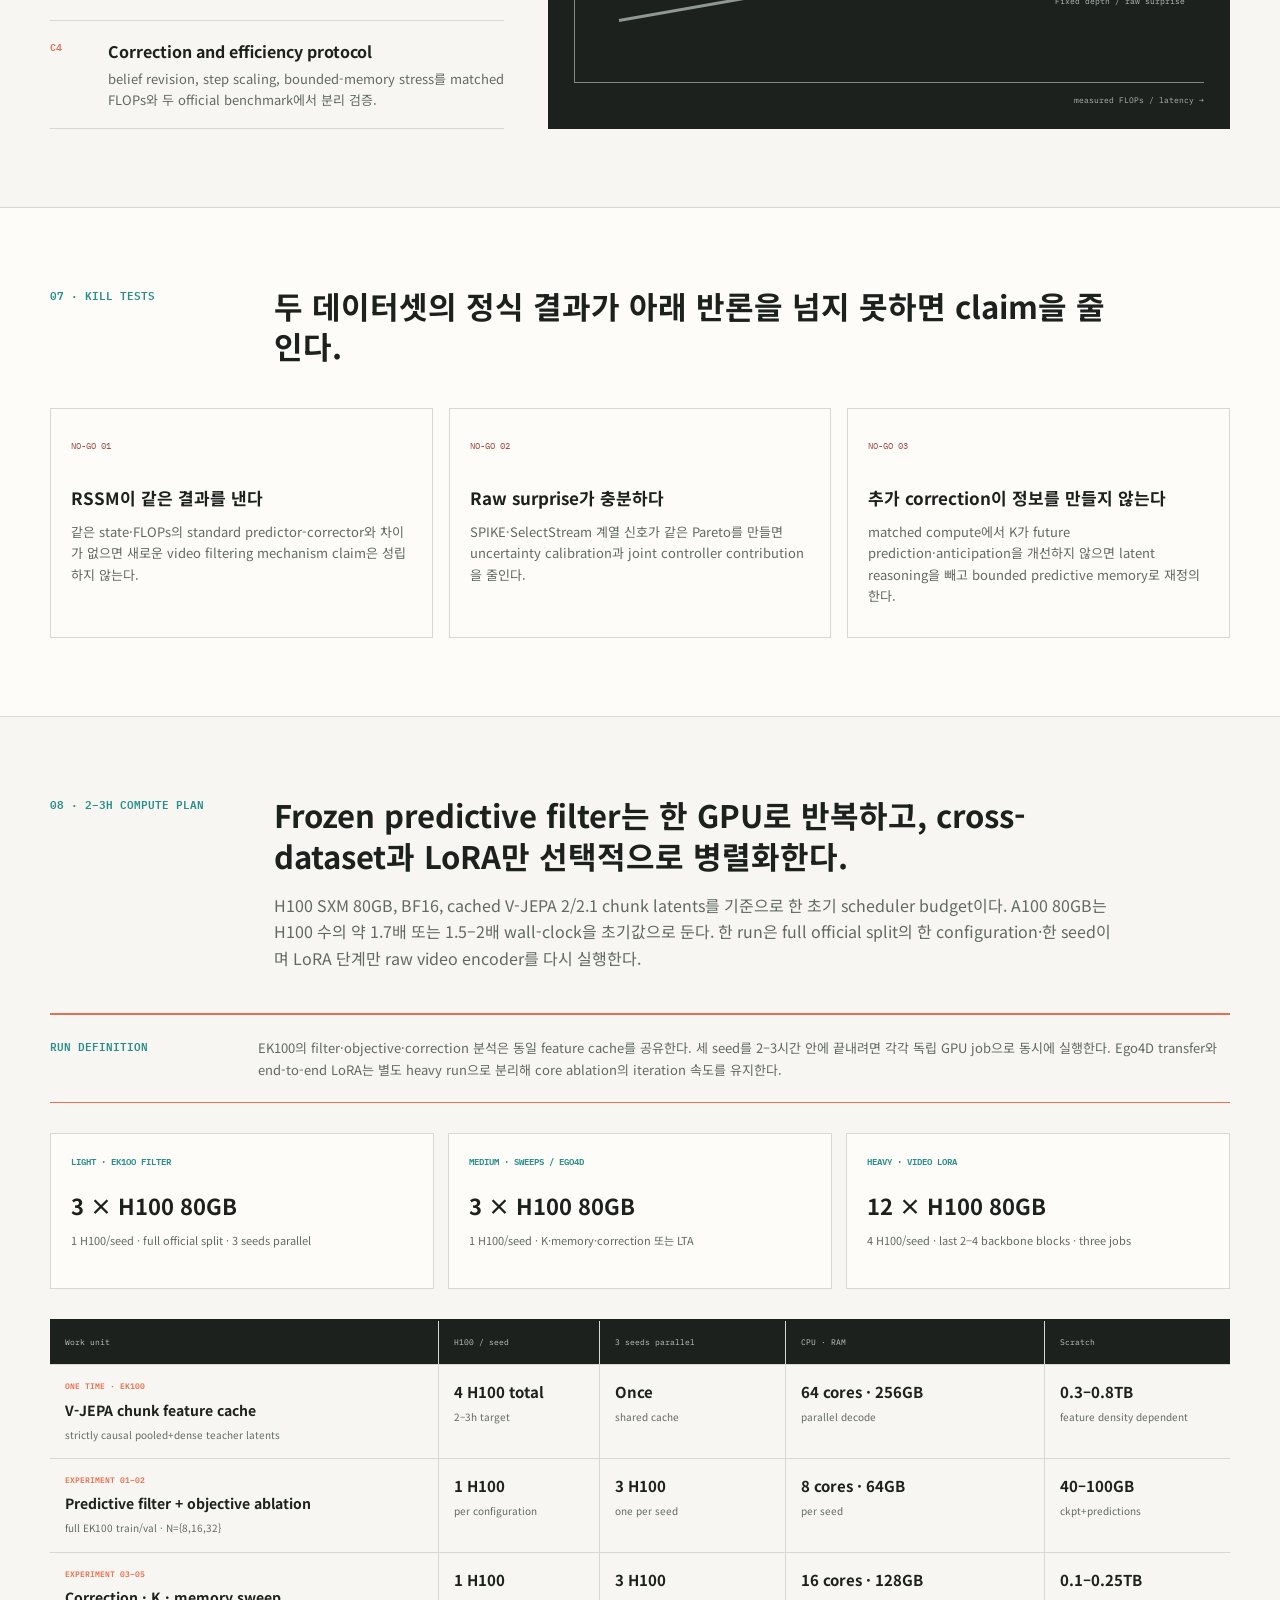
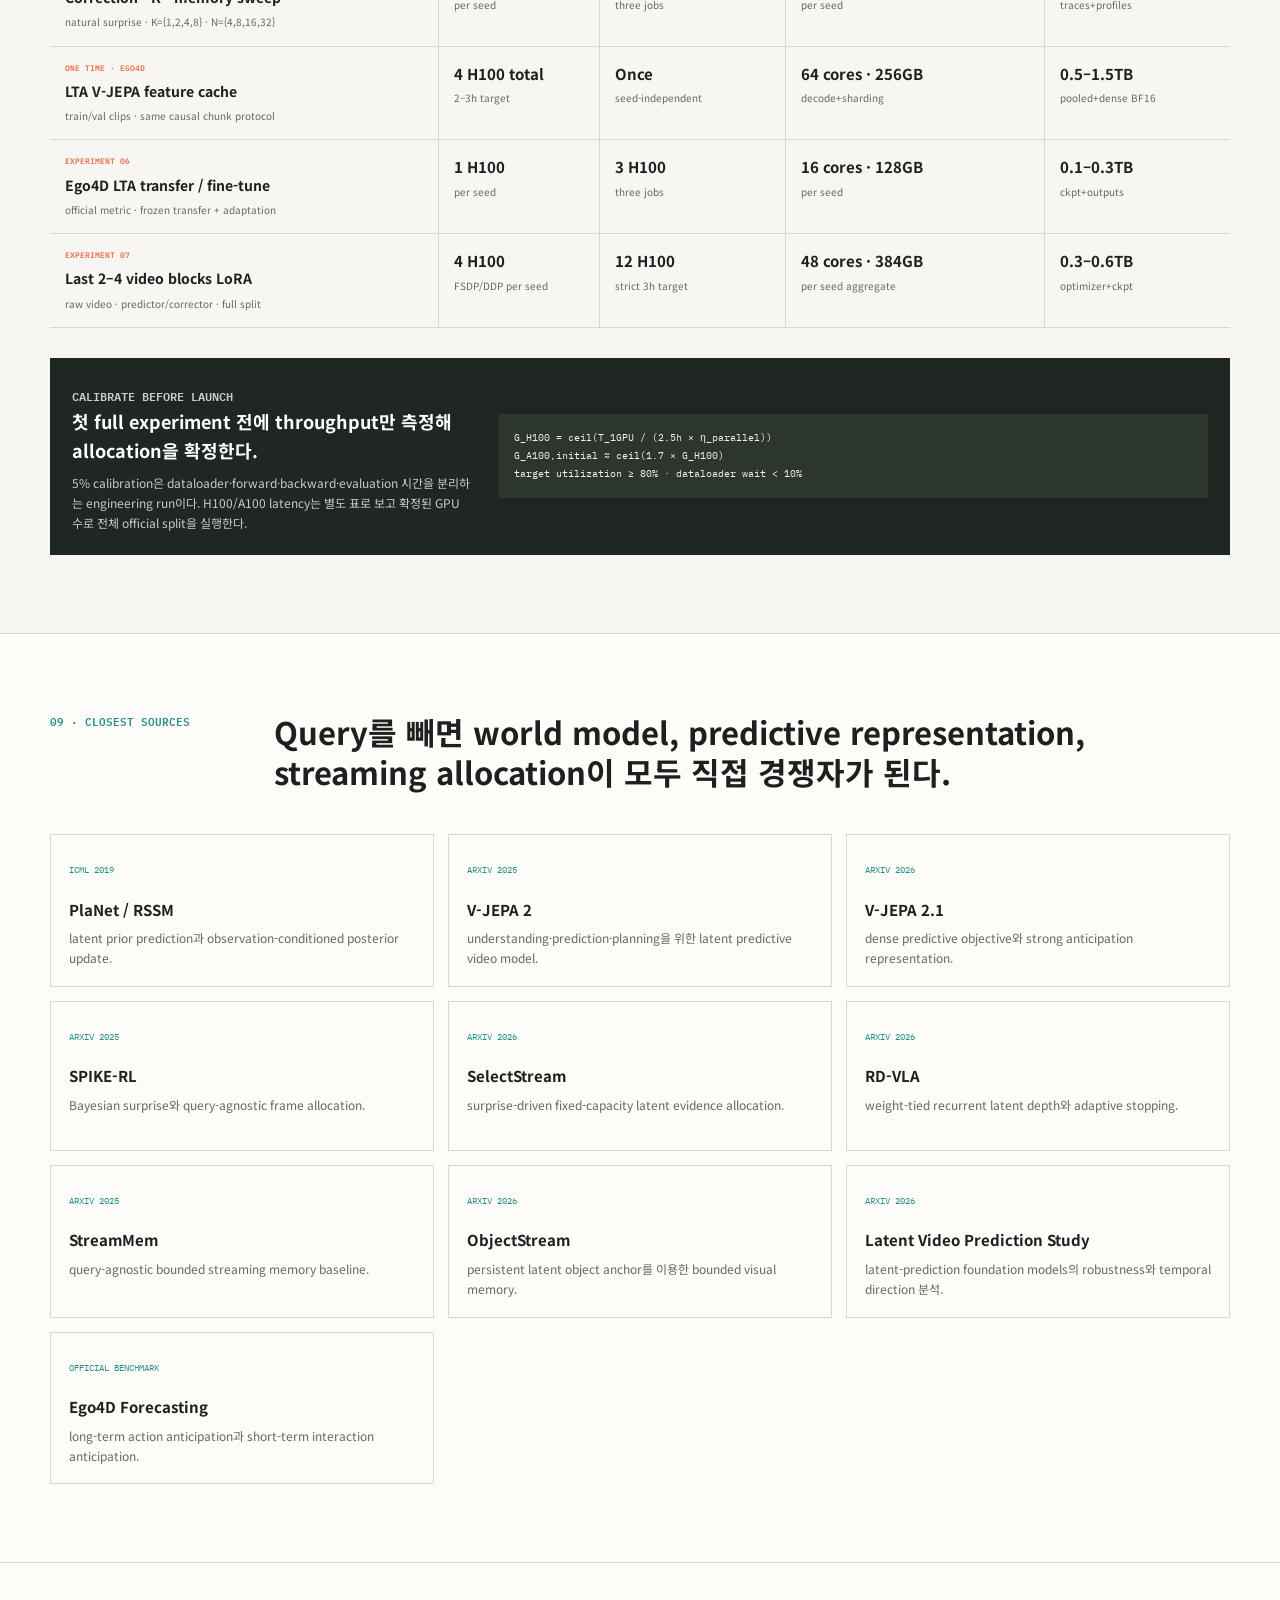
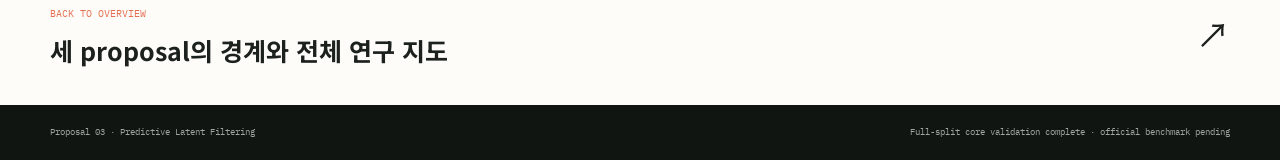
<file: 3-proposal/index.html>
<!doctype html>
<html lang="ko">
  <head>
    <meta charset="UTF-8" />
    <meta name="viewport" content="width=device-width, initial-scale=1.0" />
    <meta name="description" content="Uncertainty-Calibrated Predictive Latent Filtering 연구 제안과 논문급 실험 프로토콜" />
    <title>03 · Predictive Latent Filtering</title>
    <link rel="preconnect" href="https://fonts.googleapis.com" />
    <link rel="preconnect" href="https://fonts.gstatic.com" crossorigin />
    <link href="https://fonts.googleapis.com/css2?family=IBM+Plex+Mono:wght@400;500;600&amp;family=Noto+Sans+KR:wght@400;500;600;700;800&amp;display=swap" rel="stylesheet" />
    <link rel="stylesheet" href="../styles.css" />
    <link rel="stylesheet" href="../proposal.css" />
  </head>
  <body class="proposal-body">
    <a class="skip-link" href="#main">본문으로 이동</a>
    <header class="site-header proposal-header">
      <a class="wordmark" href="../#topics"><span class="wordmark-mark" aria-hidden="true"></span>DVR Lab</a>
      <nav class="proposal-nav" aria-label="제안서 이동">
        <a href="../">Overview</a>
        <a href="../1-proposal/">01 Anytime</a>
        <a href="../2-proposal/">02 Multi-query</a>
        <a href="../3-proposal/" aria-current="page">03 Latent</a>
      </nav>
    </header>

    <main id="main">
      <section class="proposal-hero three">
        <div class="page-shell proposal-hero-grid">
          <div>
            <p class="proposal-kicker">PROPOSAL 03 · HIGH RISK, HIGH REWARD</p>
            <h1>Predictive Latent Filtering</h1>
            <p class="hero-summary">
              고정 크기의 causal visual state가 미래 latent distribution을 예측하고, 실제 관측이 도착하면
              uncertainty로 보정된 semantic innovation을 이용해 memory update와 recurrent computation을 함께 할당한다.
            </p>
            <div class="hero-meta">
              <div><span>PRIMARY AXIS</span><strong>Predict · correct</strong></div>
              <div><span>RESOURCE</span><strong>Fixed state budget</strong></div>
              <div><span>MAIN METRIC</span><strong>Accuracy–FLOPs Pareto</strong></div>
            </div>
          </div>
          <div class="hero-claim">
            <span>ONE-SENTENCE CLAIM</span>
            <p>
              uncertainty-calibrated predictive innovation으로 state write와 recurrent depth를 공동 제어하면,
              고정 memory에서도 긴 video의 anticipation과 temporal representation을 효율적으로 개선할 수 있다.
            </p>
          </div>
        </div>
      </section>

      <section class="proposal-section" id="problem">
        <div class="page-shell">
          <div class="detail-heading">
            <p class="detail-index">01 · THE PROBLEM</p>
            <h2>모든 prediction error가 기억하거나 더 생각할 가치가 있는 것은 아니다.</h2>
            <p class="section-explainer">
              camera shake와 본질적으로 불확실한 motion은 error가 커도 semantic change가 아닐 수 있다. 반대로 짧은
              object-state change는 작게 보여도 미래 action을 뒤집는다. raw error가 아니라 uncertainty로 정규화한
              semantic innovation이 state update와 추가 compute를 결정해야 한다.
            </p>
          </div>

          <div class="failure-grid">
            <div class="failure-vignette">
              <div><p class="mini-label">BELIEF REVISION SCENE</p><h3>초기 관측은 A를 지지하지만, 늦게 들어온 짧은 증거가 결론을 B로 뒤집는다.</h3></div>
              <div class="event-strip" aria-label="마지막에 모순되는 증거가 등장하는 스트림"><i class="critical"></i><i></i><i></i><i></i><i></i><i></i><i></i><i class="critical"></i></div>
              <p>좋은 state는 과거를 더 저장하는 데서 멈추지 않고 “내 예측이 틀렸다”는 신호로 내부 belief를 수정해야 한다.</p>
            </div>
            <div class="failure-list">
              <div class="failure-item"><span>L1</span><div><h3>Prediction alone is already established</h3><p>latent future prediction 자체는 RSSM·Dreamer·V-JEPA 계열이 이미 강하게 보여줬다. streaming encoder에서 무엇을 새로 제어하는지가 필요하다.</p></div></div>
              <div class="failure-item"><span>L2</span><div><h3>Memory update ≠ iterative reasoning</h3><p>frame을 compression·retrieval하는 것만으로는 동일 state 위에서 여러 번 inference하는 test-time compute가 생기지 않는다.</p></div></div>
              <div class="failure-item"><span>L3</span><div><h3>Raw surprise wastes resources</h3><p>예측 불가능하지만 중요하지 않은 변화에 memory와 compute를 쓰면 efficient encoder claim이 무너진다.</p></div></div>
              <div class="failure-item"><span>L4</span><div><h3>More steps can be empty computation</h3><p>latent iteration이 future prediction과 downstream anticipation을 개선하지 않으면 reasoning이 아니라 weight-tied depth 반복이다.</p></div></div>
            </div>
          </div>
        </div>
      </section>

      <section class="proposal-section tinted" id="boundary">
        <div class="page-shell">
          <div class="detail-heading"><p class="detail-index">02 · PRIOR-WORK BOUNDARY</p><h2>Predict–correct 자체도 새롭지 않다. 무엇을 공동 제어하는지가 novelty다.</h2></div>
          <div class="boundary-table">
            <div class="boundary-row header"><span>Work</span><span>What it already solves</span><span>What remains for this proposal</span></div>
            <div class="boundary-row">
              <h3>PlaNet / Dreamer<span>ICML 2019+</span></h3>
              <p>recurrent state-space model에서 latent prior를 예측하고 새 observation으로 posterior를 갱신한다.</p>
              <p class="missing">control 중심 world model이다. pretrained video representation의 bounded memory·adaptive compute 공동 제어가 목표가 아니다.</p>
            </div>
            <div class="boundary-row">
              <h3>V-JEPA 2 / 2.1<span>2025–2026</span></h3>
              <p>masked latent prediction으로 strong temporal representation과 action anticipation을 학습한다.</p>
              <p class="missing">continuous stream에서 고정 state를 posterior-correct하거나 prediction uncertainty로 compute와 memory를 동시 배분하지 않는다.</p>
            </div>
            <div class="boundary-row">
              <h3>SPIKE-RL<span>arXiv 2025</span></h3>
              <p>Bayesian surprise로 기존 belief와 충돌하는 event를 찾고 query-agnostic frame sampling에 사용한다.</p>
              <p class="missing">surprise가 fixed-size learned state의 posterior correction과 recurrent depth를 함께 제어하지는 않는다.</p>
            </div>
            <div class="boundary-row">
              <h3>StreamMem / ObjectStream<span>2025–2026</span></h3>
              <p>질문 없이 visual evidence를 fixed-size KV 또는 persistent object anchor로 보존한다.</p>
              <p class="missing">memory가 future distribution을 rollout하고 실제 관측의 innovation으로 belief를 correction하는 dynamics는 없다.</p>
            </div>
            <div class="boundary-row">
              <h3>SelectStream<span>arXiv 2026</span></h3>
              <p>surprise-driven windowing과 fixed-capacity latent evidence graph로 streaming memory를 배분한다.</p>
              <p class="missing">future uncertainty를 줄이기 위한 recurrent computation과 learned posterior filtering을 공동 최적화하지 않는다.</p>
            </div>
            <div class="boundary-row">
              <h3>RD-VLA<span>arXiv 2026</span></h3>
              <p>weight-tied latent iteration과 convergence 기반 adaptive stopping으로 action을 refinement한다.</p>
              <p class="missing">video state의 prediction error로 memory write와 correction을 제어하거나 general video representation을 평가하지 않는다.</p>
            </div>
          </div>

          <div class="gap-statement">
            <span>THE OPEN GAP</span>
            <p>
              <strong>Uncertainty-calibrated predictive innovation</strong>: 고정된 causal state에서 reducible semantic
              prediction error가 어떤 memory slot을 수정할지와 recurrent correction을 얼마나 수행할지를 함께 결정하면,
              raw surprise·larger memory·fixed depth보다 나은 accuracy–compute trade-off를 만들 수 있는가?
            </p>
          </div>
        </div>
      </section>

      <section class="proposal-section" id="method">
        <div class="page-shell">
          <div class="detail-heading">
            <p class="detail-index">03 · METHOD</p>
            <h2>Predict a distribution, measure semantic innovation, then spend compute only where belief must change.</h2>
            <p class="section-explainer">
              slow video encoder는 새 chunk를 한 번만 읽는다. bounded posterior state에서 recurrent latent core가
              기본적으로 다음 teacher latent 하나를 예측하고, 더 긴 anticipation이 유효할 때만 rollout을 연장한다.
              실제 chunk가 오면 uncertainty-normalized residual을 계산하고, 높은 semantic innovation이 발생한
              slot에만 recurrent corrector와 memory write를 집중한다.
            </p>
          </div>

          <div class="method-canvas">
            <figure class="paper-overview">
              <img
                src="../assets/proposal3-predictive-latent-reasoning-overview.svg"
                alt="Predictive latent reasoning pipeline with causal encoding, prospective rollout, semantic innovation, and adaptive belief correction"
              />
              <figcaption>
                전체 pipeline. 기본 경로는 다음 semantic latent 하나를 예측한다. 추가 미래 rollout과 corrective reasoning은
                uncertainty와 semantic innovation이 요구할 때만 수행한다.
              </figcaption>
            </figure>
            <div class="method-flow" aria-label="Predictive latent filtering 처리 흐름">
              <div class="method-node"><span>STATE</span><strong>h⁰ₜ = Mₜ</strong><small>bounded posterior</small></div>
              <div class="flow-arrow" aria-hidden="true">→</div>
              <div class="method-node gist"><span>LATENT ROLLOUT</span><strong>h¹ₜ = Rθ(h⁰ₜ; predict)</strong><small>one step by default · optional continuation</small></div>
              <div class="flow-arrow" aria-hidden="true">→</div>
              <div class="method-node reason"><span>INNOVATION</span><strong>Iₜ₊₁ = d(Zₜ₊₁, Ẑₜ₊₁) / σₜ</strong><small>semantic surprise</small></div>
              <div class="flow-arrow" aria-hidden="true">→</div>
              <div class="method-node event"><span>CORRECT × K</span><strong>Mₜ₊₁ = Rθᴷ(Mₜ, Zₜ₊₁, Iₜ₊₁; correct)</strong><small>shared weights · selective write · halt</small></div>
            </div>
            <p class="method-caption">Core encoder는 language query나 textual CoT를 사용하지 않는다. downstream task head는 고정된 posterior state만 읽는다.</p>
          </div>

          <div class="interactive-demo" data-proposal-demo="latent">
            <div class="demo-copy">
              <p class="mini-label">INTERACTIVE PREDICT–CORRECT LOOP · CONCEPT ONLY</p>
              <h3 data-demo-label>Prior</h3>
              <p data-demo-description></p>
              <label for="latent-step">Filtering stage</label>
              <input id="latent-step" type="range" min="1" max="4" value="1" step="1" />
              <div class="demo-readout">
                <div><span>OPERATION</span><strong data-demo-label>Prior</strong></div>
                <div><span>STATE</span><strong data-demo-value>S⁻ₜ</strong></div>
              </div>
            </div>
            <div class="latent-loop" aria-label="prior, prediction, innovation, correction의 네 단계">
              <div class="latent-state"><span>STAGE 1</span><strong>PRIOR</strong><small>roll dynamics</small></div>
              <div class="latent-state"><span>STAGE 2</span><strong>PREDICT</strong><small>μ · σ · horizons</small></div>
              <div class="latent-state"><span>STAGE 3</span><strong>INNOVATION</strong><small>normalized residual</small></div>
              <div class="latent-state"><span>STAGE 4</span><strong>CORRECT</strong><small>selective update</small></div>
            </div>
          </div>

          <div class="module-grid">
            <div class="module-item"><span>M1</span><h3>Bounded posterior state</h3><p>고정된 N개 latent token이 긴 stream의 stable context와 recent event residual을 유지한다. 영상 길이가 늘어도 state 크기는 증가하지 않는다.</p></div>
            <div class="module-item"><span>M2</span><h3>Prospective latent reasoner</h3><p>동일 recurrent core가 다음 semantic latent를 먼저 예측한다. multi-horizon은 기본 전제가 아니라 H={1,2,3,4} 실험에서 유효할 때만 adaptive rollout으로 채택한다.</p></div>
            <div class="module-item"><span>M3</span><h3>Innovation-gated corrector</h3><p>동일 weight-tied corrector를 K번 반복하되 calibrated innovation이 update할 slot과 halting depth를 결정한다.</p></div>
          </div>

          <div class="objective-strip">
            <div><p class="mini-label">TRAINING OBJECTIVE</p><h3>예측은 미래를 보존하고, correction은 실제 관측 뒤의 다음 예측을 더 정확하게 만들어야 한다.</h3></div>
            <code>hₜ¹ = Rθ(Mₜ; predict), Ẑₜ₊₁ = G(hₜ¹)<br />Iₜ₊₁ = d(Zₜ₊₁, Ẑₜ₊₁) / σθ(Mₜ)<br />Mₜ₊₁⁽ᵏ⁺¹⁾ = Rθ(Mₜ₊₁⁽ᵏ⁾, Zₜ₊₁, Iₜ₊₁; correct)<br />L = λpred NLL(Zₜ₊₁ | Mₜ) + λpost Lnext(Mₜ₊₁)<br />+ λmono Σₖ max(0, ℓₖ₊₁ − ℓₖ) + λhalt E[K] + λtask Lanticipation</code>
          </div>
        </div>
      </section>

      <section class="proposal-section tinted" id="pilot">
        <div class="page-shell">
          <div class="detail-heading">
            <p class="detail-index">04 · CORE VALIDATION</p>
            <h2>미래 latent는 예측되지만, 현재 correction rule은 representation을 개선하지 못했다.</h2>
            <p class="section-explainer">
              EK100 전체 action-segment split과 frozen VideoFlexTok feature에서 matched architecture·compute, 3 paired seeds로
              predictor, residual correction, uncertainty calibration, innovation gating을 하나씩 분리 검증했다.
            </p>
          </div>
          <div class="pilot-panel">
            <div class="pilot-header">
              <span class="pilot-status weak" id="pilot-status">CORE RESULT · CORRECTION NO-GO</span>
              <div>
                <h3 id="pilot-title">예측 모듈은 통과했고, correction 모듈은 현재 형태로는 통과하지 못했다.</h3>
                <p id="pilot-summary">67,216 train segment와 9,519 causal validation transition을 사용했다. 모든 비교는 같은 bounded state와 recurrent compute를 사용했다.</p>
              </div>
            </div>
            <div class="pilot-grid">
              <div><span>PROTOCOL</span><strong id="pilot-gpu">6 variants · 3 seeds</strong></div>
              <div><span>DATA</span><strong>495 train · 138 val videos</strong></div>
              <div><span>FUTURE COSINE</span><strong>≈ 0.00 → 0.44</strong></div>
              <div><span>RUNTIME</span><strong>7–11 min / seed</strong></div>
            </div>
            <div class="pilot-verdict">
              <div>
                <span>PAIRED ACTION mR@5 DELTA</span>
                <strong>raw correction +0.017%p · calibrated correction −0.168%p · innovation gate vs observation gate +0.015%p</strong>
              </div>
              <p>
                미래 latent objective 자체는 분명히 학습되었다. 그러나 raw/calibrated residual을 memory correction에 직접
                넣어도 anticipation이 개선되지 않았고, gate는 평균 0.94–1.00으로 거의 항상 update했다. 따라서
                <strong>multi-horizon과 adaptive K는 보류하고, 실제 future risk 감소량으로 write를 감독하는 value-aligned correction을 다음에 검증한다.</strong>
              </p>
              <a href="../experiments/predictive_latent_reasoning/RESULTS.md">전체 결과와 판정 기준 보기 →</a>
            </div>
          </div>

          <div class="training-lanes pilot-tests">
            <div class="training-lane"><span>PASS</span><h3>Predictable future latent</h3><p>prediction loss가 없는 depth-only 대비 next-latent cosine이 약 0.44까지 상승했다.</p></div>
            <div class="training-lane"><span>NO-GO</span><h3>Residual correction</h3><p>raw residual은 유의한 이득이 없었고 uncertainty-normalized residual은 평균 성능이 하락했다.</p></div>
            <div class="training-lane"><span>NO-GO</span><h3>Innovation gating</h3><p>innovation gate는 observation-only gate를 넘지 못했고 선택적 write 대신 거의 항상 update했다.</p></div>
            <div class="training-lane"><span>NEXT</span><h3>Value-aligned write target</h3><p>각 memory write가 실제 future semantic/task risk를 얼마나 줄이는지 측정해 gate의 직접 supervision으로 사용한다.</p></div>
          </div>
        </div>
      </section>

      <section class="proposal-section" id="training">
        <div class="page-shell">
          <div class="detail-heading">
            <p class="detail-index">05 · PAPER-GRADE STUDY</p>
            <h2>첫 실험부터 논문 표에 남는다. EK100 전체에서 시작해 Ego4D 재현과 end-to-end adaptation으로 끝낸다.</h2>
            <p class="section-explainer">모든 단계는 official split 전체, 최소 3 seeds, video-level bootstrap 95% CI를 사용한다. 작은 subset은 코드 디버깅과 throughput 측정에만 허용하며 가설 판정에는 사용하지 않는다.</p>
          </div>

          <div class="protocol-strip" aria-label="모든 실험에 적용되는 공통 규칙">
            <div><span>DATA</span><strong>Official full split</strong></div>
            <div><span>BACKBONE</span><strong>V-JEPA 2 / 2.1</strong></div>
            <div><span>STATISTICS</span><strong>3 seeds · 95% CI</strong></div>
            <div><span>CONTROL</span><strong>Matched FLOPs · tokens</strong></div>
            <div><span>HARDWARE</span><strong>Latency · peak VRAM</strong></div>
          </div>

          <div class="experiment-roadmap">
            <article class="experiment-card primary">
              <div class="experiment-number">01</div>
              <div class="experiment-copy"><span>START HERE · MAIN TABLE 1</span><h3>Full-Scale Predictive State Benchmark</h3><p>EPIC-KITCHENS-100 전체 train/validation에서 frozen V-JEPA 2 계열 chunk feature를 추출한다. strictly causal sequence를 입력하고 state budget N={8,16,32}에서 next-action anticipation과 multi-horizon future latent를 함께 평가한다.</p></div>
              <div class="experiment-detail"><strong>Baselines</strong><p>Last observation · temporal mean/EMA · GRU/LSTM · causal Transformer · Mamba/SSM · RSSM predictor-corrector · prediction 없는 bounded memory</p><strong>Report</strong><p>Official verb/noun/action anticipation · future-latent cosine/retrieval · FLOPs · latency · peak memory · stream-length bins</p></div>
            </article>

            <article class="experiment-card">
              <div class="experiment-number">02</div>
              <div class="experiment-copy"><span>OBJECTIVE ABLATION · TABLE 2</span><h3>Does Prediction Improve Representation?</h3><p>architecture와 state 크기를 고정하고 학습 objective만 교체한다. current reconstruction, next-chunk, multi-horizon, action supervision, prediction+anticipation, prediction+posterior correction을 비교한다.</p></div>
              <div class="experiment-detail"><strong>Decisive evidence</strong><p>future latent error만 좋아지는 것이 아니라 official anticipation도 함께 개선되어야 한다. 그렇지 않으면 world-state representation claim을 줄인다.</p></div>
            </article>

            <article class="experiment-card">
              <div class="experiment-number">03</div>
              <div class="experiment-copy"><span>BELIEF REVISION · FIGURE 3</span><h3>Natural Surprise and Posterior Correction</h3><p>train transition frequency와 frozen-teacher innovation으로 expected/unexpected 기준을 미리 정한 뒤 validation 전체에 고정 적용한다. 실제 evidence 전후에 미래 belief가 얼마나 올바르게 바뀌는지 측정한다.</p></div>
              <div class="experiment-detail"><strong>Metrics</strong><p>Prior/posterior future error · wrong-to-right correction · right-to-wrong regression · Brier/ECE · unexpected event 이후 recovery time</p><strong>Causal diagnostic</strong><p>같은 activity·object를 갖지만 다음 action이 다른 실제 chunk를 교체한 counterfactual pair를 secondary analysis로 사용한다.</p></div>
            </article>

            <article class="experiment-card">
              <div class="experiment-number">04</div>
              <div class="experiment-copy"><span>RECURRENT COMPUTE · FIGURE 4</span><h3>Latent Step Scaling</h3><p>K={1,2,4,8}에서 weight-tied corrector, 동일 FLOPs의 unshared depth, larger memory, fixed K와 adaptive K를 비교한다. random-K training과 intermediate prediction loss로 각 exit를 직접 학습한다.</p></div>
              <div class="experiment-detail"><strong>Halting baselines</strong><p>Latent convergence · output entropy · raw surprise · calibrated innovation</p><strong>Report</strong><p>Accuracy–FLOPs Pareto · horizon별 step gain · difficulty별 allocated K · matched-average-compute 결과</p></div>
            </article>

            <article class="experiment-card">
              <div class="experiment-number">05</div>
              <div class="experiment-copy"><span>MEMORY ALLOCATION · TABLE 3</span><h3>Fixed-Budget Streaming Stress Test</h3><p>state budget N={4,8,16,32}에서 whole-video stream을 처리하고 길이가 늘어날 때 state drift와 anticipation degradation을 측정한다. memory와 chunk latency가 stream length에 대해 O(1)인지 확인한다.</p></div>
              <div class="experiment-detail"><strong>Selection baselines</strong><p>FIFO · reservoir · attention importance · raw error · SPIKE-style surprise · SelectStream-style allocation · calibrated innovation</p></div>
            </article>

            <article class="experiment-card">
              <div class="experiment-number">06</div>
              <div class="experiment-copy"><span>SECOND DATASET · MAIN TABLE 4</span><h3>Ego4D Long-Term Anticipation</h3><p>Ego4D LTA 전체 official train/validation에서 같은 architecture와 가능한 한 고정된 hyperparameter를 사용한다. EK100에서 학습한 state model의 frozen transfer와 Ego4D fine-tuning을 모두 보고한다.</p></div>
              <div class="experiment-detail"><strong>Decisive evidence</strong><p>EK100에서의 효과가 official Ego4D LTA metric과 긴 action sequence에서도 재현되어야 general video encoder contribution을 주장한다.</p></div>
            </article>

            <article class="experiment-card">
              <div class="experiment-number">07</div>
              <div class="experiment-copy"><span>FINAL SCALE-UP · TABLE 5</span><h3>LoRA and End-to-End Adaptation</h3><p>frozen backbone, predictor/corrector only, last-block LoRA, 마지막 2–4 block LoRA를 순서대로 비교한다. full fine-tuning 없이 핵심 효과가 유지되는지 검증한다.</p></div>
              <div class="experiment-detail"><strong>Report</strong><p>Accuracy · trainable parameters · GPU-hours · inference latency · peak VRAM. 성능뿐 아니라 adaptation cost까지 최종 efficiency claim에 포함한다.</p></div>
            </article>
          </div>

          <div class="evaluation-policy">
            <p class="mini-label">EVALUATION LOCK</p>
            <p>Hyperparameter는 EK100 train 내부 participant-disjoint dev에서 선택한다. 공식 validation은 설정을 고정한 뒤 평가하고, Ego4D에서는 EK100에서 선택한 구조를 가능한 한 그대로 유지한다. 모든 baseline은 같은 backbone cache, context, memory token 수와 평균 FLOPs를 사용한다.</p>
          </div>
        </div>
      </section>

      <section class="proposal-section tinted" id="evidence">
        <div class="page-shell">
          <div class="detail-heading"><p class="detail-index">06 · CONTRIBUTIONS</p><h2>Query 없이도 남는 contribution은 predictive innovation을 어디에 쓰는가에 있다.</h2></div>
          <div class="evidence-grid">
            <div class="contribution-list">
              <div class="contribution-row"><span>C1</span><div><h3>Predictive streaming representation</h3><p>고정 token 수의 posterior state가 multi-horizon future distribution을 보존하는 causal video encoder.</p></div></div>
              <div class="contribution-row"><span>C2</span><div><h3>Calibrated semantic innovation</h3><p>raw prediction error를 uncertainty로 정규화해 nuisance motion과 task-relevant state change를 분리.</p></div></div>
              <div class="contribution-row"><span>C3</span><div><h3>Joint resource controller</h3><p>하나의 innovation signal로 memory slot write와 recurrent correction depth를 공동 할당.</p></div></div>
              <div class="contribution-row"><span>C4</span><div><h3>Correction and efficiency protocol</h3><p>belief revision, step scaling, bounded-memory stress를 matched FLOPs와 두 official benchmark에서 분리 검증.</p></div></div>
            </div>
            <div class="decisive-figure">
              <p class="mini-label">THE DECISIVE FIGURE</p>
              <h3>Anticipation accuracy vs measured compute</h3>
              <p>easy·expected event는 일찍 멈추고 unexpected state change에만 추가 correction을 배분해야 한다. 같은 평균 FLOPs의 fixed depth, larger memory, raw-surprise controller보다 높은 Pareto frontier가 필요하다.</p>
              <div class="curve-chart" aria-label="latent reasoning 단계가 늘수록 어려운 task 정확도가 더 빠르게 향상되는 목표 그림">
                <span class="curve-label ours">Calibrated innovation: higher frontier</span>
                <span class="curve-label base">Fixed depth / raw surprise</span>
                <span class="curve-axis-x">measured FLOPs / latency →</span>
              </div>
            </div>
          </div>
        </div>
      </section>

      <section class="proposal-section" id="risks">
        <div class="page-shell">
          <div class="detail-heading"><p class="detail-index">07 · KILL TESTS</p><h2>두 데이터셋의 정식 결과가 아래 반론을 넘지 못하면 claim을 줄인다.</h2></div>
          <div class="risk-grid">
            <div class="risk-item"><span>NO-GO 01</span><h3>RSSM이 같은 결과를 낸다</h3><p>같은 state·FLOPs의 standard predictor-corrector와 차이가 없으면 새로운 video filtering mechanism claim은 성립하지 않는다.</p></div>
            <div class="risk-item"><span>NO-GO 02</span><h3>Raw surprise가 충분하다</h3><p>SPIKE·SelectStream 계열 신호가 같은 Pareto를 만들면 uncertainty calibration과 joint controller contribution을 줄인다.</p></div>
            <div class="risk-item"><span>NO-GO 03</span><h3>추가 correction이 정보를 만들지 않는다</h3><p>matched compute에서 K가 future prediction·anticipation을 개선하지 않으면 latent reasoning을 빼고 bounded predictive memory로 재정의한다.</p></div>
          </div>
        </div>
      </section>

      <section class="proposal-section tinted" id="compute">
        <div class="page-shell">
          <div class="detail-heading">
            <p class="detail-index">08 · 2–3H COMPUTE PLAN</p>
            <h2>Frozen predictive filter는 한 GPU로 반복하고, cross-dataset과 LoRA만 선택적으로 병렬화한다.</h2>
            <p class="section-explainer">H100 SXM 80GB, BF16, cached V-JEPA 2/2.1 chunk latents를 기준으로 한 초기 scheduler budget이다. A100 80GB는 H100 수의 약 1.7배 또는 1.5–2배 wall-clock을 초기값으로 둔다. 한 run은 full official split의 한 configuration·한 seed이며 LoRA 단계만 raw video encoder를 다시 실행한다.</p>
          </div>

          <div class="compute-assumption">
            <p class="mini-label">RUN DEFINITION</p>
            <p>EK100의 filter·objective·correction 분석은 동일 feature cache를 공유한다. 세 seed를 2–3시간 안에 끝내려면 각각 독립 GPU job으로 동시에 실행한다. Ego4D transfer와 end-to-end LoRA는 별도 heavy run으로 분리해 core ablation의 iteration 속도를 유지한다.</p>
          </div>

          <div class="compute-tier-grid">
            <div class="compute-tier"><span>LIGHT · EK100 FILTER</span><strong>3 × H100 80GB</strong><small>1 H100/seed · full official split · 3 seeds parallel</small></div>
            <div class="compute-tier"><span>MEDIUM · SWEEPS / EGO4D</span><strong>3 × H100 80GB</strong><small>1 H100/seed · K·memory·correction 또는 LTA</small></div>
            <div class="compute-tier"><span>HEAVY · VIDEO LORA</span><strong>12 × H100 80GB</strong><small>4 H100/seed · last 2–4 backbone blocks · three jobs</small></div>
          </div>

          <div class="compute-table" aria-label="Proposal 03 작업별 계산 자원 추정">
            <div class="compute-row header"><span>Work unit</span><span>H100 / seed</span><span>3 seeds parallel</span><span>CPU · RAM</span><span>Scratch</span></div>
            <div class="compute-row"><div class="compute-job"><span>ONE TIME · EK100</span><strong>V-JEPA chunk feature cache</strong><small>strictly causal pooled+dense teacher latents</small></div><div class="compute-cell"><strong>4 H100 total</strong><span>2–3h target</span></div><div class="compute-cell"><strong>Once</strong><span>shared cache</span></div><div class="compute-cell"><strong>64 cores · 256GB</strong><span>parallel decode</span></div><div class="compute-cell"><strong>0.3–0.8TB</strong><span>feature density dependent</span></div></div>
            <div class="compute-row"><div class="compute-job"><span>EXPERIMENT 01–02</span><strong>Predictive filter + objective ablation</strong><small>full EK100 train/val · N={8,16,32}</small></div><div class="compute-cell"><strong>1 H100</strong><span>per configuration</span></div><div class="compute-cell"><strong>3 H100</strong><span>one per seed</span></div><div class="compute-cell"><strong>8 cores · 64GB</strong><span>per seed</span></div><div class="compute-cell"><strong>40–100GB</strong><span>ckpt+predictions</span></div></div>
            <div class="compute-row"><div class="compute-job"><span>EXPERIMENT 03–05</span><strong>Correction · K · memory sweep</strong><small>natural surprise · K={1,2,4,8} · N={4,8,16,32}</small></div><div class="compute-cell"><strong>1 H100</strong><span>per seed</span></div><div class="compute-cell"><strong>3 H100</strong><span>three jobs</span></div><div class="compute-cell"><strong>16 cores · 128GB</strong><span>per seed</span></div><div class="compute-cell"><strong>0.1–0.25TB</strong><span>traces+profiles</span></div></div>
            <div class="compute-row"><div class="compute-job"><span>ONE TIME · EGO4D</span><strong>LTA V-JEPA feature cache</strong><small>train/val clips · same causal chunk protocol</small></div><div class="compute-cell"><strong>4 H100 total</strong><span>2–3h target</span></div><div class="compute-cell"><strong>Once</strong><span>seed-independent</span></div><div class="compute-cell"><strong>64 cores · 256GB</strong><span>decode+sharding</span></div><div class="compute-cell"><strong>0.5–1.5TB</strong><span>pooled+dense BF16</span></div></div>
            <div class="compute-row"><div class="compute-job"><span>EXPERIMENT 06</span><strong>Ego4D LTA transfer / fine-tune</strong><small>official metric · frozen transfer + adaptation</small></div><div class="compute-cell"><strong>1 H100</strong><span>per seed</span></div><div class="compute-cell"><strong>3 H100</strong><span>three jobs</span></div><div class="compute-cell"><strong>16 cores · 128GB</strong><span>per seed</span></div><div class="compute-cell"><strong>0.1–0.3TB</strong><span>ckpt+outputs</span></div></div>
            <div class="compute-row"><div class="compute-job"><span>EXPERIMENT 07</span><strong>Last 2–4 video blocks LoRA</strong><small>raw video · predictor/corrector · full split</small></div><div class="compute-cell"><strong>4 H100</strong><span>FSDP/DDP per seed</span></div><div class="compute-cell"><strong>12 H100</strong><span>strict 3h target</span></div><div class="compute-cell"><strong>48 cores · 384GB</strong><span>per seed aggregate</span></div><div class="compute-cell"><strong>0.3–0.6TB</strong><span>optimizer+ckpt</span></div></div>
          </div>

          <div class="compute-formula"><div><p class="mini-label">CALIBRATE BEFORE LAUNCH</p><h3>첫 full experiment 전에 throughput만 측정해 allocation을 확정한다.</h3><p>5% calibration은 dataloader·forward·backward·evaluation 시간을 분리하는 engineering run이다. H100/A100 latency는 별도 표로 보고 확정된 GPU 수로 전체 official split을 실행한다.</p></div><code>G_H100 = ceil(T_1GPU / (2.5h × η_parallel))<br />G_A100,initial ≈ ceil(1.7 × G_H100)<br />target utilization ≥ 80% · dataloader wait &lt; 10%</code></div>
        </div>
      </section>

      <section class="proposal-section" id="sources">
        <div class="page-shell">
          <div class="detail-heading"><p class="detail-index">09 · CLOSEST SOURCES</p><h2>Query를 빼면 world model, predictive representation, streaming allocation이 모두 직접 경쟁자가 된다.</h2></div>
          <div class="source-grid">
            <a class="source-item" href="https://proceedings.mlr.press/v97/hafner19a.html" target="_blank" rel="noreferrer"><span>ICML 2019</span><h3>PlaNet / RSSM</h3><p>latent prior prediction과 observation-conditioned posterior update.</p></a>
            <a class="source-item" href="https://arxiv.org/abs/2506.09985" target="_blank" rel="noreferrer"><span>ARXIV 2025</span><h3>V-JEPA 2</h3><p>understanding·prediction·planning을 위한 latent predictive video model.</p></a>
            <a class="source-item" href="https://arxiv.org/abs/2603.14482" target="_blank" rel="noreferrer"><span>ARXIV 2026</span><h3>V-JEPA 2.1</h3><p>dense predictive objective와 strong anticipation representation.</p></a>
            <a class="source-item" href="https://arxiv.org/abs/2509.23433" target="_blank" rel="noreferrer"><span>ARXIV 2025</span><h3>SPIKE-RL</h3><p>Bayesian surprise와 query-agnostic frame allocation.</p></a>
            <a class="source-item" href="https://arxiv.org/abs/2606.16353" target="_blank" rel="noreferrer"><span>ARXIV 2026</span><h3>SelectStream</h3><p>surprise-driven fixed-capacity latent evidence allocation.</p></a>
            <a class="source-item" href="https://arxiv.org/abs/2602.07845" target="_blank" rel="noreferrer"><span>ARXIV 2026</span><h3>RD-VLA</h3><p>weight-tied recurrent latent depth와 adaptive stopping.</p></a>
            <a class="source-item" href="https://arxiv.org/abs/2508.15717" target="_blank" rel="noreferrer"><span>ARXIV 2025</span><h3>StreamMem</h3><p>query-agnostic bounded streaming memory baseline.</p></a>
            <a class="source-item" href="https://arxiv.org/abs/2607.28312" target="_blank" rel="noreferrer"><span>ARXIV 2026</span><h3>ObjectStream</h3><p>persistent latent object anchor를 이용한 bounded visual memory.</p></a>
            <a class="source-item" href="https://arxiv.org/abs/2605.15618" target="_blank" rel="noreferrer"><span>ARXIV 2026</span><h3>Latent Video Prediction Study</h3><p>latent-prediction foundation models의 robustness와 temporal direction 분석.</p></a>
            <a class="source-item" href="https://ego4d-data.org/docs/benchmarks/forecasting/" target="_blank" rel="noreferrer"><span>OFFICIAL BENCHMARK</span><h3>Ego4D Forecasting</h3><p>long-term action anticipation과 short-term interaction anticipation.</p></a>
          </div>
        </div>
      </section>

      <div class="page-shell">
        <a class="proposal-next" href="../"><div><span>BACK TO OVERVIEW</span><h2>세 proposal의 경계와 전체 연구 지도</h2></div><i aria-hidden="true">↗</i></a>
      </div>
    </main>
    <footer><div class="page-shell footer-inner"><span>Proposal 03 · Predictive Latent Filtering</span><span>Full-split core validation complete · official benchmark pending</span></div></footer>
    <script src="../proposal.js"></script>
  </body>
</html>
</file>
<file: styles.css>
:root {
  --paper: #f7f6f2;
  --paper-bright: #fdfcf9;
  --ink: #1c211e;
  --muted: #626964;
  --line: #d6d8d1;
  --line-strong: #aeb4ac;
  --coral: #e76f51;
  --coral-soft: #f3d8cf;
  --teal: #278f88;
  --teal-soft: #d8ebe7;
  --mustard: #d59b2d;
  --mustard-soft: #f1e4c5;
  --green: #557c58;
  --green-soft: #dce8d9;
  --red: #a84f45;
  --mono: "IBM Plex Mono", monospace;
  --sans: "Noto Sans KR", sans-serif;
  --max-width: 1180px;
}

* {
  box-sizing: border-box;
}

html {
  scroll-behavior: smooth;
}

body {
  margin: 0;
  background: var(--paper);
  color: var(--ink);
  font-family: var(--sans);
  line-height: 1.65;
}

body::before {
  position: fixed;
  inset: 0;
  z-index: -1;
  background-image: linear-gradient(rgba(28, 33, 30, 0.025) 1px, transparent 1px),
    linear-gradient(90deg, rgba(28, 33, 30, 0.025) 1px, transparent 1px);
  background-size: 28px 28px;
  content: "";
  pointer-events: none;
}

a {
  color: inherit;
}

button,
input {
  font: inherit;
}

.skip-link {
  position: fixed;
  top: 8px;
  left: 8px;
  z-index: 20;
  padding: 8px 12px;
  background: var(--ink);
  color: white;
  transform: translateY(-140%);
}

.skip-link:focus {
  transform: translateY(0);
}

.page-shell {
  width: min(calc(100% - 40px), var(--max-width));
  margin-inline: auto;
}

.site-header {
  position: sticky;
  top: 0;
  z-index: 10;
  display: flex;
  align-items: center;
  justify-content: space-between;
  min-height: 58px;
  padding: 0 max(20px, calc((100vw - var(--max-width)) / 2));
  border-bottom: 1px solid var(--line);
  background: rgba(247, 246, 242, 0.96);
  backdrop-filter: blur(12px);
}

.wordmark {
  display: inline-flex;
  gap: 10px;
  align-items: center;
  color: var(--ink);
  font-family: var(--mono);
  font-size: 13px;
  font-weight: 600;
  text-decoration: none;
}

.wordmark-mark {
  width: 14px;
  height: 14px;
  border: 2px solid var(--ink);
  box-shadow: 4px 4px 0 var(--coral);
}

.site-nav {
  display: flex;
  gap: 24px;
  font-family: var(--mono);
  font-size: 12px;
}

.site-nav a {
  color: var(--muted);
  text-decoration: none;
}

.site-nav a:hover,
.site-nav a:focus-visible {
  color: var(--ink);
}

.intro-band {
  padding: 72px 0 64px;
  border-bottom: 1px solid var(--line);
  background: var(--paper-bright);
}

.intro-copy {
  display: grid;
  grid-template-columns: 1.05fr 0.95fr;
  column-gap: 64px;
  align-items: end;
}

.eyebrow,
.section-index,
.tool-label,
.topic-overline,
.arch-label {
  margin: 0 0 14px;
  color: var(--teal);
  font-family: var(--mono);
  font-size: 12px;
  font-weight: 600;
  letter-spacing: 0;
}

h1,
h2,
h3,
h4,
p {
  overflow-wrap: anywhere;
}

h1 {
  margin: 0;
  font-size: clamp(42px, 6vw, 76px);
  line-height: 1.02;
  letter-spacing: 0;
}

.intro-lead {
  max-width: 660px;
  margin: 0;
  color: #303632;
  font-size: 20px;
  line-height: 1.65;
}

.thesis-line {
  grid-column: 1 / -1;
  display: grid;
  grid-template-columns: 160px 1fr;
  gap: 24px;
  margin-top: 48px;
  padding: 20px 0;
  border-top: 1px solid var(--line-strong);
  border-bottom: 1px solid var(--line-strong);
}

.thesis-label {
  color: var(--coral);
  font-family: var(--mono);
  font-size: 12px;
  font-weight: 600;
}

.thesis-line p {
  margin: 0;
  font-size: 19px;
}

.overview-figure {
  margin-top: 32px;
  margin-bottom: 0;
}

.overview-figure img {
  display: block;
  width: 100%;
  aspect-ratio: 16 / 8.4;
  border: 1px solid var(--line);
  object-fit: cover;
}

.overview-figure figcaption {
  display: flex;
  justify-content: flex-end;
  padding-top: 10px;
  color: var(--muted);
  font-size: 12px;
}

.section-band {
  padding: 88px 0;
  border-bottom: 1px solid var(--line);
}

.section-heading {
  display: grid;
  grid-template-columns: 260px minmax(0, 1.2fr) minmax(260px, 0.8fr);
  gap: 32px;
  align-items: start;
  margin-bottom: 52px;
}

.section-heading h2 {
  margin: 0;
  font-size: 32px;
  line-height: 1.3;
  letter-spacing: 0;
}

.section-heading > p:last-child {
  margin: 0;
  color: var(--muted);
  font-size: 15px;
}

.section-heading.compact {
  grid-template-columns: 220px 1fr;
}

.section-heading.compact .working-title {
  grid-column: 2;
  color: var(--muted);
}

.decision-grid {
  display: grid;
  grid-template-columns: repeat(3, 1fr);
  gap: 16px;
}

.decision-card,
.paper-card {
  border: 1px solid var(--line);
  border-radius: 6px;
  background: var(--paper-bright);
}

.decision-card {
  min-height: 390px;
  padding: 24px;
}

.decision-card.recommended {
  border-top: 5px solid var(--coral);
}

.card-topline {
  display: flex;
  align-items: center;
  justify-content: space-between;
  min-height: 28px;
}

.topic-number {
  color: var(--line-strong);
  font-family: var(--mono);
  font-size: 26px;
}

.status-chip {
  padding: 4px 7px;
  border: 1px solid var(--green);
  border-radius: 4px;
  color: var(--green);
  font-family: var(--mono);
  font-size: 10px;
  font-weight: 600;
}

.status-chip.caution {
  border-color: #9b7628;
  color: #7f5e17;
}

.status-chip.danger {
  border-color: var(--red);
  color: var(--red);
}

.decision-card h3 {
  margin: 32px 0 8px;
  font-size: 22px;
  line-height: 1.25;
}

.card-subtitle {
  min-height: 50px;
  margin: 0;
  color: var(--muted);
  font-size: 13px;
}

.score-list {
  margin: 24px 0;
  border-top: 1px solid var(--line);
}

.score-list div {
  display: flex;
  justify-content: space-between;
  padding: 8px 0;
  border-bottom: 1px solid var(--line);
  font-family: var(--mono);
  font-size: 12px;
}

.score-list dt {
  color: var(--muted);
}

.score-list dd {
  margin: 0;
  font-weight: 600;
}

.decision-card > p:last-child {
  margin: 0;
  font-size: 14px;
}

.warning-note {
  display: grid;
  grid-template-columns: 220px 1fr;
  gap: 28px;
  margin-top: 28px;
  padding: 22px 0;
  border-top: 1px solid var(--coral);
  border-bottom: 1px solid var(--coral);
}

.note-kicker {
  color: var(--coral);
  font-family: var(--mono);
  font-size: 12px;
  font-weight: 600;
}

.warning-note p {
  margin: 0;
}

.accent-band {
  background: #f0f3ed;
}

.claim-block {
  display: grid;
  grid-template-columns: 220px 1fr;
  gap: 32px;
  margin-bottom: 44px;
  padding: 26px 0;
  border-top: 2px solid var(--ink);
  border-bottom: 1px solid var(--ink);
}

.claim-block span {
  color: var(--coral);
  font-family: var(--mono);
  font-size: 12px;
  font-weight: 600;
}

.claim-block p {
  max-width: 850px;
  margin: 0;
  font-size: 21px;
  line-height: 1.6;
}

.architecture {
  position: relative;
  display: grid;
  grid-template-columns: 130px 26px minmax(300px, 1.2fr) 26px minmax(220px, 0.8fr) 170px;
  gap: 14px;
  align-items: center;
  min-height: 330px;
  padding: 32px 22px;
  border: 1px solid var(--line-strong);
  background: var(--paper-bright);
  overflow: hidden;
}

.arch-column,
.output-column,
.teacher-column {
  text-align: center;
}

.frame-strip {
  display: grid;
  grid-template-columns: repeat(2, 36px);
  justify-content: center;
  gap: 5px;
  margin: 14px 0;
}

.frame-strip span {
  width: 36px;
  height: 46px;
  border: 1px solid #5b645e;
  background: linear-gradient(140deg, #536c5c 48%, #d59b2d 49%);
}

.arch-arrow {
  color: var(--line-strong);
  font-size: 26px;
}

.encoder-stack {
  display: grid;
  grid-template-columns: repeat(3, 1fr);
  align-items: stretch;
  min-height: 220px;
}

.encoder-stage {
  display: flex;
  flex-direction: column;
  justify-content: center;
  min-width: 0;
  padding: 20px 12px;
  border: 1px solid var(--line-strong);
}

.encoder-stage + .encoder-stage {
  border-left: 0;
}

.encoder-stage span,
.encoder-stage small,
.arch-column small,
.output-column small,
.teacher-column small {
  color: var(--muted);
  font-family: var(--mono);
  font-size: 10px;
}

.encoder-stage strong {
  margin: 14px 0;
  font-size: 14px;
}

.stage-gist {
  background: var(--coral-soft);
}

.stage-event {
  background: var(--teal-soft);
}

.stage-detail {
  background: var(--mustard-soft);
}

.token-tier {
  display: flex;
  justify-content: center;
  gap: 4px;
  margin: 10px 0;
}

.token-tier i {
  display: block;
  width: 13px;
  height: 22px;
  border: 1px solid currentColor;
}

.tier-one {
  color: var(--coral);
}

.tier-two {
  color: var(--teal);
}

.tier-three {
  color: var(--mustard);
}

.teacher-column {
  padding: 18px 10px;
  border-left: 1px dashed var(--line-strong);
}

.teacher-column strong {
  display: block;
  margin: 14px 0 4px;
  font-size: 18px;
}

.teacher-link {
  margin-top: 24px;
  color: var(--teal);
  font-family: var(--mono);
  font-size: 9px;
}

.budget-lab {
  display: grid;
  grid-template-columns: 1fr 1fr;
  gap: 44px;
  margin-top: 24px;
  padding: 32px;
  border: 1px solid var(--ink);
  border-radius: 6px;
  background: var(--ink);
  color: white;
}

.budget-copy h3 {
  margin: 0 0 12px;
  font-size: 21px;
}

.budget-copy > p:not(.tool-label) {
  min-height: 78px;
  margin: 0;
  color: #cbd1cc;
  font-size: 14px;
}

.budget-lab .tool-label {
  color: #76c1ba;
}

.budget-stats {
  display: grid;
  grid-template-columns: repeat(3, 1fr);
  gap: 1px;
  margin-top: 22px;
  background: #4c534f;
}

.budget-stats div {
  min-width: 0;
  padding: 12px;
  background: #252b27;
}

.budget-stats span,
.budget-stats strong {
  display: block;
}

.budget-stats span {
  color: #aeb6b0;
  font-family: var(--mono);
  font-size: 9px;
}

.budget-stats strong {
  margin-top: 6px;
  font-size: 15px;
}

.budget-control {
  display: flex;
  flex-direction: column;
  justify-content: center;
}

.budget-visual {
  display: grid;
  grid-template-columns: repeat(16, 1fr);
  gap: 4px;
  min-height: 108px;
  align-content: end;
  margin-bottom: 24px;
}

.budget-token {
  min-width: 0;
  height: 24px;
  border: 1px solid #69726c;
  background: #303732;
  opacity: 0.35;
  transition: opacity 180ms ease, height 180ms ease, background 180ms ease;
}

.budget-token.is-active {
  background: var(--coral);
  opacity: 1;
}

.budget-token.is-refinement {
  background: var(--teal);
}

.budget-token.is-detail {
  background: var(--mustard);
}

.budget-control label {
  margin-bottom: 10px;
  font-family: var(--mono);
  font-size: 11px;
}

input[type="range"] {
  width: 100%;
  accent-color: var(--coral);
}

.range-labels {
  display: flex;
  justify-content: space-between;
  color: #aeb6b0;
  font-family: var(--mono);
  font-size: 9px;
}

.contribution-grid {
  display: grid;
  grid-template-columns: repeat(3, 1fr);
  gap: 28px;
  margin-top: 52px;
}

.contribution-grid > div {
  padding-top: 18px;
  border-top: 2px solid var(--ink);
}

.contribution-number {
  color: var(--coral);
  font-family: var(--mono);
  font-size: 12px;
  font-weight: 600;
}

.contribution-grid h3 {
  margin: 12px 0 8px;
  font-size: 18px;
}

.contribution-grid p {
  margin: 0;
  color: var(--muted);
  font-size: 14px;
}

.objective-panel {
  display: grid;
  grid-template-columns: 0.8fr 1.2fr;
  gap: 36px;
  align-items: center;
  margin-top: 54px;
  padding: 28px;
  border: 1px solid var(--line-strong);
  background: var(--paper-bright);
}

.objective-panel h3 {
  margin: 0;
  font-size: 18px;
}

.objective-panel code {
  display: block;
  padding: 18px;
  background: #e8e9e4;
  color: #252b27;
  font-family: var(--mono);
  font-size: 12px;
  line-height: 1.8;
  overflow-x: auto;
}

.training-grid {
  display: grid;
  grid-template-columns: 1fr 1fr;
  gap: 56px;
  margin-top: 54px;
}

.plain-column {
  padding-top: 18px;
  border-top: 1px solid var(--line-strong);
}

.plain-column h3 {
  margin: 0 0 18px;
  font-size: 19px;
}

.plain-column ol {
  margin: 0;
  padding-left: 24px;
}

.plain-column li {
  margin-bottom: 12px;
  padding-left: 6px;
  font-size: 14px;
}

.topic-tabs {
  display: grid;
  grid-template-columns: repeat(3, 1fr);
  border-bottom: 1px solid var(--ink);
}

.topic-tabs button {
  min-height: 64px;
  padding: 14px 18px;
  border: 1px solid var(--line);
  border-bottom: 0;
  border-radius: 0;
  background: transparent;
  color: var(--muted);
  cursor: pointer;
  text-align: left;
}

.topic-tabs button + button {
  border-left: 0;
}

.topic-tabs button[aria-selected="true"] {
  background: var(--ink);
  color: white;
}

.topic-tabs button span {
  margin-right: 14px;
  font-family: var(--mono);
  font-size: 11px;
}

.topic-panel {
  min-height: 590px;
  padding-top: 42px;
}

.topic-summary {
  display: grid;
  grid-template-columns: 1fr 1fr;
  gap: 48px;
  align-items: start;
}

.topic-summary h3 {
  margin: 0;
  font-size: 26px;
  line-height: 1.35;
}

.topic-summary > p {
  margin: 0;
  color: var(--muted);
}

.topic-columns {
  display: grid;
  grid-template-columns: 1fr 1fr;
  gap: 64px;
  margin-top: 44px;
}

.topic-columns section {
  padding-top: 16px;
  border-top: 1px solid var(--line-strong);
}

.topic-columns h4 {
  margin: 0 0 12px;
  font-family: var(--mono);
  font-size: 12px;
  text-transform: uppercase;
}

.topic-columns h4:not(:first-child) {
  margin-top: 28px;
}

.topic-columns p,
.topic-columns li {
  color: #424943;
  font-size: 14px;
}

.topic-columns ul {
  margin: 0;
  padding-left: 20px;
}

.topic-columns li {
  margin-bottom: 9px;
}

.proposal-link {
  display: grid;
  grid-template-columns: 150px 1fr 30px;
  gap: 20px;
  align-items: center;
  margin-top: 34px;
  padding: 18px 0;
  border-top: 1px solid var(--ink);
  border-bottom: 1px solid var(--ink);
  text-decoration: none;
}

.proposal-link span {
  color: var(--coral);
  font-family: var(--mono);
  font-size: 11px;
  font-weight: 600;
  text-transform: uppercase;
}

.proposal-link strong {
  font-size: 15px;
}

.proposal-link i {
  font-size: 22px;
  font-style: normal;
  text-align: right;
  transition: transform 160ms ease;
}

.proposal-link:hover i,
.proposal-link:focus-visible i {
  transform: translateX(5px);
}

.pilot-inline {
  display: grid;
  grid-template-columns: 210px 1fr;
  gap: 24px;
  margin-top: 28px;
  padding: 16px 0;
  border-top: 1px solid var(--red);
  border-bottom: 1px solid var(--red);
}

.pilot-inline span {
  color: var(--red);
  font-family: var(--mono);
  font-size: 10px;
  font-weight: 600;
}

.pilot-inline p {
  margin: 0;
  color: var(--muted);
  font-size: 13px;
}

.tree-diagram,
.reasoning-diagram {
  margin-top: 38px;
  padding: 28px;
  border: 1px solid var(--line-strong);
  background: var(--paper-bright);
}

.tree-diagram {
  display: grid;
  grid-template-columns: 180px 1fr 220px;
  grid-template-rows: repeat(3, auto);
  gap: 14px 28px;
  align-items: center;
}

.tree-video {
  grid-row: 1 / 4;
  text-align: center;
}

.tree-video > span,
.query-path span {
  display: block;
  margin-bottom: 12px;
  color: var(--muted);
  font-family: var(--mono);
  font-size: 10px;
}

.mini-frames {
  display: grid;
  grid-template-columns: repeat(3, 34px);
  justify-content: center;
  gap: 5px;
}

.mini-frames i {
  width: 34px;
  height: 42px;
  background: var(--green-soft);
  border: 1px solid var(--green);
}

.tree-root,
.tree-level div {
  padding: 10px;
  border: 1px solid var(--teal);
  background: var(--teal-soft);
  text-align: center;
  font-size: 12px;
}

.tree-root {
  width: 150px;
  margin: auto;
}

.tree-level {
  display: grid;
  gap: 8px;
}

.tree-level-two {
  grid-template-columns: repeat(3, 1fr);
}

.tree-level-three {
  grid-template-columns: repeat(6, 1fr);
}

.tree-level-three div {
  border-color: var(--mustard);
  background: var(--mustard-soft);
}

.query-path {
  grid-column: 3;
  grid-row: 1 / 4;
  padding: 18px;
  border-left: 3px solid var(--coral);
}

.query-path strong {
  font-size: 13px;
}

.query-reuse {
  display: grid;
  grid-template-columns: 24px 1fr;
  gap: 2px 8px;
  align-items: center;
  padding: 8px 0;
  border-top: 1px solid var(--line);
}

.query-reuse b {
  grid-row: 1 / 3;
  color: var(--coral);
  font-family: var(--mono);
  font-size: 10px;
}

.query-reuse strong {
  line-height: 1.3;
}

.query-reuse small {
  color: var(--muted);
  font-family: var(--mono);
  font-size: 9px;
}

.reasoning-diagram {
  display: grid;
  grid-template-columns: 150px 1fr;
  gap: 22px 28px;
}

.reasoning-input {
  display: grid;
  align-content: center;
  gap: 14px;
  padding-right: 24px;
  border-right: 1px solid var(--line);
  text-align: center;
}

.reasoning-input > span {
  font-family: var(--mono);
  font-size: 10px;
}

.reasoning-flow {
  display: grid;
  grid-template-columns: repeat(3, minmax(105px, 1fr) 18px) minmax(105px, 1fr);
  gap: 8px;
  align-items: center;
}

.reasoning-flow > i {
  color: var(--muted);
  font-style: normal;
  text-align: center;
}

.reasoning-state {
  display: grid;
  min-height: 112px;
  padding: 14px 10px;
  border: 1px solid var(--teal);
  background: var(--teal-soft);
  text-align: center;
}

.reasoning-state.initial {
  border-color: var(--green);
  background: var(--green-soft);
}

.reasoning-state.active {
  border-color: var(--mustard);
  background: var(--mustard-soft);
}

.reasoning-state.final {
  border-color: var(--coral);
  background: var(--coral-soft);
}

.reasoning-state span,
.reasoning-state small {
  color: var(--muted);
  font-family: var(--mono);
  font-size: 9px;
}

.reasoning-state strong {
  align-self: center;
  font-size: 18px;
}

.reasoning-loop {
  grid-column: 2;
  padding: 9px 12px;
  background: var(--ink);
  color: white;
  font-family: var(--mono);
  font-size: 10px;
  text-align: center;
}

.reasoning-axes {
  grid-column: 1 / -1;
  display: grid;
  grid-template-columns: repeat(2, 1fr);
  gap: 12px;
}

.reasoning-axes div {
  display: grid;
  gap: 5px;
  padding: 12px 14px;
  border-top: 2px solid var(--line-strong);
}

.reasoning-axes span {
  color: var(--muted);
  font-family: var(--mono);
  font-size: 9px;
}

.reasoning-axes strong {
  font-size: 12px;
}

.comparison-band {
  background: var(--paper-bright);
}

.table-wrap {
  overflow-x: auto;
}

table {
  width: 100%;
  border-collapse: collapse;
  font-size: 13px;
}

th,
td {
  min-width: 180px;
  padding: 16px 14px;
  border: 1px solid var(--line);
  text-align: left;
  vertical-align: top;
}

thead th {
  background: var(--ink);
  color: white;
  font-family: var(--mono);
  font-size: 11px;
  font-weight: 500;
}

tbody th {
  min-width: 130px;
  background: #ecece7;
  font-family: var(--mono);
  font-size: 11px;
}

.table-note {
  margin: 14px 0 0;
  color: var(--muted);
  font-size: 12px;
}

.experiment-matrix {
  display: grid;
  grid-template-columns: 1.05fr 1fr 1.35fr 1.1fr;
  border-top: 1px solid var(--line-strong);
  border-left: 1px solid var(--line-strong);
}

.experiment-matrix > div {
  min-width: 0;
  padding: 14px;
  border-right: 1px solid var(--line-strong);
  border-bottom: 1px solid var(--line-strong);
  font-size: 12px;
}

.matrix-header {
  background: #e8e9e4;
  font-family: var(--mono);
  font-weight: 600;
}

.must-report {
  display: grid;
  grid-template-columns: 260px 1fr;
  gap: 28px;
  align-items: center;
  margin-top: 28px;
  padding: 20px 0;
  border-bottom: 1px solid var(--line-strong);
}

.must-report h3 {
  margin: 0;
  font-size: 17px;
}

.must-report > div {
  display: flex;
  flex-wrap: wrap;
  gap: 8px;
}

.must-report span {
  padding: 6px 9px;
  border: 1px solid var(--line-strong);
  border-radius: 4px;
  background: var(--paper-bright);
  font-family: var(--mono);
  font-size: 10px;
}

.roadmap {
  display: grid;
  grid-template-columns: repeat(4, 1fr);
  gap: 0;
  margin-top: 52px;
}

.roadmap-step {
  min-height: 210px;
  padding: 20px;
  border-top: 3px solid var(--teal);
  border-bottom: 1px solid var(--line-strong);
}

.roadmap-step + .roadmap-step {
  border-left: 1px solid var(--line-strong);
}

.roadmap-step:nth-child(2) {
  border-top-color: var(--coral);
}

.roadmap-step:nth-child(3) {
  border-top-color: var(--mustard);
}

.roadmap-step:nth-child(4) {
  border-top-color: var(--green);
}

.roadmap-step span {
  font-family: var(--mono);
  font-size: 10px;
}

.roadmap-step h3 {
  margin: 24px 0 8px;
  font-size: 17px;
}

.roadmap-step p {
  margin: 0;
  color: var(--muted);
  font-size: 13px;
}

.go-no-go {
  display: grid;
  grid-template-columns: 260px 1fr;
  gap: 40px;
  margin-top: 40px;
  padding: 26px;
  border: 1px solid var(--coral);
  background: var(--coral-soft);
}

.go-no-go span {
  color: var(--red);
  font-family: var(--mono);
  font-size: 10px;
  font-weight: 600;
}

.go-no-go h3 {
  margin: 8px 0 0;
  font-size: 18px;
}

.go-no-go p {
  margin: 0;
}

.landscape-band {
  background: #eef1ec;
}

.landscape-grid {
  display: grid;
  grid-template-columns: repeat(3, 1fr);
  gap: 14px;
}

.paper-card {
  min-height: 174px;
  padding: 20px;
  text-decoration: none;
  transition: border-color 150ms ease, transform 150ms ease;
}

.paper-card:hover,
.paper-card:focus-visible {
  border-color: var(--teal);
  transform: translateY(-2px);
}

.paper-card span {
  color: var(--teal);
  font-family: var(--mono);
  font-size: 9px;
  font-weight: 600;
}

.paper-card h3 {
  margin: 12px 0 8px;
  font-size: 17px;
}

.paper-card p {
  margin: 0;
  color: var(--muted);
  font-size: 12px;
}

.open-space {
  display: grid;
  grid-template-columns: 220px 300px 1fr;
  gap: 32px;
  margin-top: 48px;
  padding-top: 28px;
  border-top: 2px solid var(--ink);
}

.open-space h3,
.open-space p {
  margin: 0;
}

.open-space h3 {
  font-size: 21px;
}

.open-space p {
  color: #3f4641;
}

.open-space-list {
  display: grid;
  gap: 12px;
}

.open-space-list p {
  padding-bottom: 12px;
  border-bottom: 1px solid var(--line);
}

.open-space-list p:last-child {
  padding-bottom: 0;
  border-bottom: 0;
}

.final-band {
  background: var(--ink);
  color: white;
}

.final-layout {
  display: grid;
  grid-template-columns: 0.8fr 1.2fr;
  gap: 70px;
  align-items: start;
}

.final-layout h2 {
  margin: 0;
  font-size: 34px;
}

.final-layout > p {
  margin: 0;
  color: #d8ddd9;
  font-size: 18px;
}

footer {
  padding: 20px 0;
  background: #111512;
  color: #9ea6a0;
}

.footer-inner {
  display: flex;
  justify-content: space-between;
  gap: 24px;
  font-family: var(--mono);
  font-size: 9px;
}

@media (max-width: 980px) {
  .site-nav {
    gap: 14px;
  }

  .intro-copy,
  .section-heading,
  .section-heading.compact,
  .topic-summary,
  .open-space {
    grid-template-columns: 1fr;
  }

  .section-heading.compact .working-title {
    grid-column: auto;
  }

  .intro-lead {
    margin-top: 24px;
  }

  .decision-grid,
  .contribution-grid,
  .landscape-grid {
    grid-template-columns: repeat(2, 1fr);
  }

  .decision-card:last-child,
  .contribution-grid > div:last-child {
    grid-column: 1 / -1;
  }

  .architecture {
    grid-template-columns: 90px 18px 1fr;
    gap: 10px;
  }

  .architecture > .arch-arrow:nth-of-type(2) {
    display: none;
  }

  .output-column,
  .teacher-column {
    grid-column: 3;
  }

  .teacher-column {
    border-top: 1px dashed var(--line-strong);
    border-left: 0;
  }

  .roadmap {
    grid-template-columns: repeat(2, 1fr);
  }

  .roadmap-step:nth-child(3) {
    border-left: 0;
  }

  .experiment-matrix {
    grid-template-columns: 1fr 1fr;
  }

  .matrix-header:nth-child(3),
  .matrix-header:nth-child(4) {
    display: none;
  }

  .tree-diagram {
    grid-template-columns: 140px 1fr;
  }

  .query-path {
    grid-column: 1 / -1;
    grid-row: auto;
    border-top: 3px solid var(--coral);
    border-left: 0;
  }
}

@media (max-width: 720px) {
  .page-shell {
    width: min(calc(100% - 28px), var(--max-width));
  }

  .site-header {
    min-height: 52px;
    padding-inline: 14px;
  }

  .site-nav a:nth-child(2),
  .site-nav a:nth-child(4),
  .site-nav a:nth-child(5) {
    display: none;
  }

  .intro-band {
    padding: 52px 0 40px;
  }

  h1 {
    font-size: 42px;
  }

  .intro-lead {
    font-size: 17px;
  }

  .thesis-line,
  .warning-note,
  .claim-block,
  .budget-lab,
  .objective-panel,
  .training-grid,
  .topic-columns,
  .pilot-inline,
  .must-report,
  .go-no-go,
  .final-layout {
    grid-template-columns: 1fr;
  }

  .section-band {
    padding: 62px 0;
  }

  .section-heading {
    gap: 14px;
    margin-bottom: 34px;
  }

  .section-heading h2 {
    font-size: 26px;
  }

  .decision-grid,
  .contribution-grid,
  .landscape-grid {
    grid-template-columns: 1fr;
  }

  .decision-card,
  .decision-card:last-child,
  .contribution-grid > div:last-child {
    grid-column: auto;
  }

  .decision-card {
    min-height: 0;
  }

  .architecture {
    grid-template-columns: 1fr;
    min-height: 0;
  }

  .arch-arrow {
    transform: rotate(90deg);
  }

  .architecture > .arch-arrow:nth-of-type(2) {
    display: block;
  }

  .encoder-stack {
    min-height: 180px;
  }

  .output-column,
  .teacher-column {
    grid-column: auto;
  }

  .budget-lab {
    padding: 22px;
  }

  .budget-stats {
    grid-template-columns: 1fr;
  }

  .topic-tabs button {
    min-width: 0;
    padding: 12px 8px;
    font-size: 11px;
    text-align: center;
  }

  .topic-tabs button span {
    display: block;
    margin: 0 0 4px;
  }

  .topic-panel {
    min-height: 0;
  }

  .proposal-link {
    grid-template-columns: 1fr 26px;
    gap: 6px 14px;
  }

  .proposal-link span,
  .proposal-link strong {
    grid-column: 1;
  }

  .proposal-link i {
    grid-column: 2;
    grid-row: 1 / 3;
  }

  .tree-diagram {
    grid-template-columns: 1fr;
  }

  .tree-video {
    grid-row: auto;
  }

  .tree-level-three {
    grid-template-columns: repeat(3, 1fr);
  }

  .query-path {
    grid-column: auto;
  }

  .reasoning-diagram {
    grid-template-columns: 1fr;
    padding: 20px;
  }

  .reasoning-input {
    padding: 0 0 20px;
    border-right: 0;
    border-bottom: 1px solid var(--line);
  }

  .reasoning-flow {
    grid-template-columns: 1fr;
  }

  .reasoning-flow > i {
    transform: rotate(90deg);
  }

  .reasoning-state {
    min-height: 88px;
  }

  .reasoning-loop,
  .reasoning-axes {
    grid-column: auto;
  }

  .reasoning-axes {
    grid-template-columns: 1fr;
  }

  .experiment-matrix {
    grid-template-columns: 1fr;
  }

  .experiment-matrix > div {
    min-height: 52px;
  }

  .roadmap {
    grid-template-columns: 1fr;
  }

  .roadmap-step + .roadmap-step {
    border-left: 0;
  }

  .footer-inner {
    flex-direction: column;
  }
}

@media (prefers-reduced-motion: reduce) {
  html {
    scroll-behavior: auto;
  }

  *,
  *::before,
  *::after {
    transition-duration: 0.01ms !important;
  }
}
</file>
<file: proposal.css>
.proposal-body {
  background: var(--paper-bright);
}

.proposal-header {
  background: rgba(253, 252, 249, 0.96);
}

.proposal-nav {
  display: flex;
  gap: 8px;
  align-items: center;
}

.proposal-nav a {
  padding: 6px 9px;
  color: var(--muted);
  font-family: var(--mono);
  font-size: 10px;
  text-decoration: none;
}

.proposal-nav a[aria-current="page"] {
  border-bottom: 2px solid var(--coral);
  color: var(--ink);
}

.proposal-hero {
  padding: 78px 0 64px;
  border-bottom: 1px solid var(--line-strong);
}

.proposal-hero.one {
  background: #eef3ef;
}

.proposal-hero.two {
  background: #f4f0e5;
}

.proposal-hero.three {
  background: #f3ece9;
}

.proposal-hero-grid {
  display: grid;
  grid-template-columns: minmax(0, 1.25fr) minmax(280px, 0.75fr);
  gap: 72px;
  align-items: end;
}

.proposal-kicker,
.detail-index,
.mini-label {
  margin: 0 0 14px;
  color: var(--teal);
  font-family: var(--mono);
  font-size: 11px;
  font-weight: 600;
}

.proposal-hero h1 {
  max-width: 830px;
  font-size: clamp(40px, 5.6vw, 70px);
  line-height: 1.04;
}

.proposal-hero .hero-summary {
  max-width: 800px;
  margin: 28px 0 0;
  color: #353c37;
  font-size: 19px;
}

.hero-claim {
  padding: 24px 0;
  border-top: 2px solid var(--ink);
  border-bottom: 1px solid var(--ink);
}

.hero-claim span {
  display: block;
  margin-bottom: 14px;
  color: var(--coral);
  font-family: var(--mono);
  font-size: 10px;
  font-weight: 600;
}

.hero-claim p {
  margin: 0;
  font-size: 17px;
}

.hero-meta {
  display: grid;
  grid-template-columns: repeat(3, 1fr);
  gap: 1px;
  margin-top: 28px;
  background: var(--line-strong);
}

.hero-meta div {
  padding: 13px;
  background: rgba(253, 252, 249, 0.8);
}

.hero-meta span,
.hero-meta strong {
  display: block;
}

.hero-meta span {
  color: var(--muted);
  font-family: var(--mono);
  font-size: 8px;
}

.hero-meta strong {
  margin-top: 5px;
  font-size: 12px;
}

.proposal-section {
  padding: 78px 0;
  border-bottom: 1px solid var(--line);
}

.proposal-section.tinted {
  background: var(--paper);
}

.detail-heading {
  display: grid;
  grid-template-columns: 190px minmax(0, 1fr);
  gap: 34px;
  margin-bottom: 42px;
}

.detail-heading h2 {
  max-width: 850px;
  margin: 0;
  font-size: 31px;
  line-height: 1.3;
}

.detail-heading .section-explainer {
  grid-column: 2;
  max-width: 850px;
  margin: -18px 0 0;
  color: var(--muted);
}

.failure-grid {
  display: grid;
  grid-template-columns: 0.8fr 1.2fr;
  gap: 48px;
  align-items: stretch;
}

.failure-vignette {
  display: flex;
  flex-direction: column;
  justify-content: space-between;
  min-height: 360px;
  padding: 26px;
  border: 1px solid var(--line-strong);
  background: #202622;
  color: white;
}

.failure-vignette h3 {
  max-width: 430px;
  margin: 0;
  font-size: 25px;
  line-height: 1.35;
}

.failure-vignette p {
  margin: 0;
  color: #c8d0ca;
  font-size: 14px;
}

.event-strip {
  display: grid;
  grid-template-columns: repeat(8, 1fr);
  gap: 5px;
  margin: 30px 0;
}

.event-strip i {
  display: block;
  height: 52px;
  border: 1px solid #6f7972;
  background: #35413a;
}

.event-strip i.critical {
  background: var(--coral);
  box-shadow: inset 0 -7px 0 #ffbd9f;
}

.failure-list {
  display: grid;
  gap: 0;
  border-top: 1px solid var(--line-strong);
}

.failure-item {
  display: grid;
  grid-template-columns: 48px 1fr;
  gap: 18px;
  padding: 17px 0;
  border-bottom: 1px solid var(--line);
}

.failure-item span {
  color: var(--coral);
  font-family: var(--mono);
  font-size: 10px;
}

.failure-item h3,
.failure-item p {
  margin: 0;
}

.failure-item h3 {
  font-size: 16px;
}

.failure-item p {
  margin-top: 4px;
  color: var(--muted);
  font-size: 13px;
}

.boundary-table {
  border-top: 2px solid var(--ink);
}

.boundary-row {
  display: grid;
  grid-template-columns: 190px 1fr 1fr;
  gap: 28px;
  padding: 20px 0;
  border-bottom: 1px solid var(--line);
}

.boundary-row.header {
  padding: 11px 0;
  color: var(--muted);
  font-family: var(--mono);
  font-size: 9px;
}

.boundary-row h3,
.boundary-row p {
  margin: 0;
}

.boundary-row h3 {
  font-size: 15px;
}

.boundary-row h3 span {
  display: block;
  margin-top: 4px;
  color: var(--muted);
  font-family: var(--mono);
  font-size: 9px;
  font-weight: 400;
}

.boundary-row p {
  color: #424943;
  font-size: 13px;
}

.boundary-row .missing {
  color: #7d4138;
}

.gap-statement {
  display: grid;
  grid-template-columns: 190px 1fr;
  gap: 34px;
  margin-top: 36px;
  padding: 24px 0;
  border-top: 2px solid var(--coral);
  border-bottom: 2px solid var(--coral);
}

.gap-statement span {
  color: var(--coral);
  font-family: var(--mono);
  font-size: 10px;
  font-weight: 600;
}

.gap-statement p {
  max-width: 900px;
  margin: 0;
  font-size: 20px;
  line-height: 1.6;
}

.role-axis-comparison {
  display: grid;
  grid-template-columns: minmax(0, 1fr) 56px minmax(0, 1fr);
  align-items: stretch;
  border-top: 2px solid var(--ink);
  border-bottom: 1px solid var(--ink);
}

.role-axis {
  padding: 26px 0;
}

.role-axis + .role-axis {
  border-left: 0;
}

.role-axis > span,
.role-figure-label span,
.role-band span,
.role-token-sequence > span {
  color: var(--muted);
  font-family: var(--mono);
  font-size: 9px;
  font-weight: 600;
}

.role-axis h3 {
  margin: 12px 0 20px;
  font-size: 24px;
}

.role-axis p {
  margin: 16px 0 0;
  color: var(--muted);
  font-size: 13px;
}

.axis-steps {
  display: grid;
  grid-template-columns: repeat(3, minmax(0, 1fr));
  gap: 6px;
}

.axis-steps i {
  display: grid;
  place-items: center;
  min-height: 54px;
  padding: 8px;
  border: 1px solid var(--line-strong);
  font-family: var(--mono);
  font-size: 10px;
  font-style: normal;
  text-align: center;
}

.image-axis .axis-steps i:nth-child(1) {
  background: #e8ebe6;
}

.image-axis .axis-steps i:nth-child(2) {
  background: #f0e4cf;
}

.image-axis .axis-steps i:nth-child(3) {
  background: #f2d9d2;
}

.video-axis .axis-steps i:nth-child(1) {
  border-color: var(--green);
  background: var(--green-soft);
}

.video-axis .axis-steps i:nth-child(2) {
  border-color: var(--coral);
  background: var(--coral-soft);
}

.video-axis .axis-steps i:nth-child(3) {
  border-color: var(--teal);
  background: var(--teal-soft);
}

.axis-switch {
  display: grid;
  place-items: center;
  color: var(--coral);
  font-size: 28px;
  font-weight: 700;
}

.temporal-role-figure {
  display: grid;
  grid-template-columns: 180px minmax(0, 1fr);
  gap: 14px 24px;
  margin-top: 34px;
  padding: 26px;
  border: 1px solid var(--line-strong);
  background: #202622;
  color: white;
}

.role-figure-label {
  grid-column: 1 / -1;
  display: grid;
  grid-template-columns: 180px minmax(0, 1fr);
  gap: 24px;
  align-items: baseline;
  padding-bottom: 16px;
  border-bottom: 1px solid #4d5650;
}

.role-figure-label strong {
  font-size: 16px;
}

.role-frame-strip,
.innovation-band > div {
  display: grid;
  grid-template-columns: repeat(8, minmax(0, 1fr));
  gap: 5px;
}

.role-frame-strip {
  grid-column: 2;
}

.role-frame-strip i {
  display: block;
  height: 42px;
  border: 1px solid #68736b;
  background: #37423b;
}

.role-frame-strip i.event {
  border-color: var(--coral);
  background: var(--coral);
}

.role-band {
  display: contents;
}

.role-band span {
  align-self: center;
  color: #aeb8b1;
}

.state-band > div {
  padding: 13px 15px;
  border: 1px solid var(--green);
  background: #31483d;
  color: #eaf3ed;
  font-size: 12px;
}

.innovation-band > div i {
  display: block;
  height: 28px;
  border-bottom: 2px solid #69736d;
}

.innovation-band > div i.spike {
  height: 28px;
  border: 0;
  background: var(--coral);
  clip-path: polygon(42% 100%, 42% 48%, 0 48%, 50% 0, 100% 48%, 58% 48%, 58% 100%);
}

.role-token-sequence {
  grid-column: 1 / -1;
  display: grid;
  grid-template-columns: auto 42px 42px auto 42px 42px auto 42px 42px;
  gap: 8px;
  align-items: center;
  margin-top: 8px;
  padding-top: 18px;
  border-top: 1px solid #4d5650;
}

.role-token-sequence > span {
  color: #aeb8b1;
}

.role-token-sequence b {
  display: grid;
  place-items: center;
  width: 42px;
  height: 42px;
  border: 1px solid;
  font-family: var(--mono);
  font-size: 11px;
}

.state-token {
  border-color: var(--green) !important;
  background: #31483d;
}

.innovation-token {
  border-color: var(--coral) !important;
  background: #6b3f38;
}

.role-audit-grid {
  display: grid;
  grid-template-columns: repeat(4, minmax(0, 1fr));
  margin-top: 34px;
  border-top: 1px solid var(--line-strong);
  border-bottom: 1px solid var(--line-strong);
}

.role-audit-grid > div {
  min-height: 210px;
  padding: 20px;
}

.role-audit-grid > div + div {
  border-left: 1px solid var(--line);
}

.role-audit-grid span {
  color: var(--coral);
  font-family: var(--mono);
  font-size: 9px;
  font-weight: 600;
}

.role-audit-grid h3 {
  margin: 24px 0 9px;
  font-size: 16px;
}

.role-audit-grid p {
  margin: 0;
  color: var(--muted);
  font-size: 12px;
}

.method-canvas {
  padding: 28px;
  border: 1px solid var(--line-strong);
  background: var(--paper-bright);
}

.paper-overview {
  margin: 0 0 30px;
}

.paper-overview img {
  display: block;
  width: 100%;
  height: auto;
  border: 1px solid var(--line);
  background: #fff;
}

.paper-overview figcaption {
  margin-top: 10px;
  color: var(--muted);
  font-size: 13px;
  line-height: 1.55;
}

.method-flow {
  display: grid;
  grid-template-columns: 0.72fr 18px 1fr 18px 1fr 18px 0.9fr;
  gap: 10px;
  align-items: stretch;
}

.method-node {
  display: flex;
  flex-direction: column;
  justify-content: center;
  min-height: 148px;
  padding: 18px;
  border: 1px solid var(--line-strong);
  background: #eceee9;
  text-align: center;
}

.method-node.gist {
  border-color: var(--green);
  background: var(--green-soft);
}

.method-node.event {
  border-color: var(--teal);
  background: var(--teal-soft);
}

.method-node.detail {
  border-color: var(--mustard);
  background: var(--mustard-soft);
}

.method-node.reason {
  border-color: var(--coral);
  background: var(--coral-soft);
}

.method-node span,
.method-node small {
  color: var(--muted);
  font-family: var(--mono);
  font-size: 9px;
}

.method-node strong {
  margin: 12px 0 6px;
  font-size: 15px;
}

.flow-arrow {
  align-self: center;
  color: var(--muted);
  font-size: 19px;
  text-align: center;
}

.method-caption {
  margin: 16px 0 0;
  color: var(--muted);
  font-size: 12px;
}

.execution-mode-grid {
  display: grid;
  grid-template-columns: repeat(2, minmax(0, 1fr));
  margin-top: 24px;
  border-top: 2px solid var(--ink);
  border-bottom: 1px solid var(--ink);
}

.execution-mode {
  padding: 24px;
}

.execution-mode + .execution-mode {
  border-left: 1px solid var(--line-strong);
}

.execution-mode span,
.execution-shared span {
  color: var(--teal);
  font-family: var(--mono);
  font-size: 9px;
  font-weight: 600;
}

.execution-mode.automatic span {
  color: var(--coral);
}

.execution-mode h3 {
  margin: 16px 0 12px;
  font-size: 19px;
}

.execution-mode code {
  display: inline-block;
  padding: 8px 10px;
  background: #e8ebe6;
  font-family: var(--mono);
  font-size: 10px;
}

.execution-mode.automatic code {
  background: var(--coral-soft);
}

.execution-mode p,
.execution-shared p {
  margin: 14px 0 0;
  color: var(--muted);
  font-size: 13px;
}

.execution-shared {
  grid-column: 1 / -1;
  display: grid;
  grid-template-columns: 180px minmax(0, 1fr);
  gap: 26px;
  padding: 18px 24px;
  border-top: 1px solid var(--line-strong);
  background: #eef3ef;
}

.execution-shared p {
  margin: 0;
}

.alignment-compare {
  display: grid;
  grid-template-columns: minmax(0, 1fr) 50px minmax(0, 1fr);
  align-items: stretch;
  margin-top: 24px;
  border-top: 2px solid var(--ink);
  border-bottom: 1px solid var(--ink);
}

.alignment-side {
  padding: 24px 0;
}

.alignment-side h3 {
  max-width: 480px;
  margin: 0 0 14px;
  font-size: 18px;
}

.alignment-side > p:last-child {
  margin: 14px 0 0;
  color: var(--muted);
  font-size: 12px;
}

.alignment-equation {
  min-height: 58px;
  padding: 14px;
  background: #e8ebe6;
  font-family: var(--mono);
  font-size: 10px;
  line-height: 1.6;
}

.alignment-side.proposed .alignment-equation {
  border-left: 3px solid var(--coral);
  background: var(--coral-soft);
}

.alignment-divider {
  display: grid;
  place-items: center;
  color: var(--coral);
  font-size: 22px;
}

.teacher-note {
  display: grid;
  grid-template-columns: 190px minmax(0, 1fr);
  gap: 30px;
  margin-top: 28px;
  padding: 22px 0;
  border-top: 2px solid var(--teal);
  border-bottom: 1px solid var(--teal);
}

.teacher-note span {
  color: var(--teal);
  font-family: var(--mono);
  font-size: 10px;
  font-weight: 600;
}

.teacher-note p {
  margin: 0;
  color: var(--muted);
  font-size: 13px;
}

.interactive-demo {
  display: grid;
  grid-template-columns: 0.85fr 1.15fr;
  gap: 40px;
  margin-top: 24px;
  padding: 28px;
  background: #202622;
  color: white;
}

.demo-copy h3 {
  margin: 0 0 10px;
  font-size: 20px;
}

.demo-copy {
  min-width: 0;
}

.demo-copy > p:not(.mini-label) {
  min-height: 68px;
  margin: 0;
  color: #c6cec8;
  font-size: 13px;
}

.budget-mode-control {
  display: grid;
  grid-template-columns: repeat(2, minmax(0, 1fr));
  margin: 0 0 20px;
  border: 1px solid #657069;
}

.budget-mode-control button {
  min-height: 36px;
  border: 0;
  background: transparent;
  color: #aeb8b1;
  font-family: var(--mono);
  font-size: 9px;
  cursor: pointer;
}

.budget-mode-control button + button {
  border-left: 1px solid #657069;
}

.budget-mode-control button.is-active {
  background: var(--coral);
  color: white;
}

.budget-mode-control button:focus-visible {
  outline: 2px solid white;
  outline-offset: -4px;
}

[data-budget-control].is-disabled {
  opacity: 0.45;
}

.demo-copy label {
  display: block;
  margin: 20px 0 7px;
  font-family: var(--mono);
  font-size: 10px;
}

.demo-copy input {
  box-sizing: border-box;
  margin: 0;
  max-width: 100%;
  width: 100%;
  accent-color: var(--coral);
}

.demo-readout {
  display: grid;
  grid-template-columns: repeat(2, 1fr);
  gap: 1px;
  margin-top: 18px;
  background: #49514c;
}

.demo-readout div {
  padding: 11px;
  background: #29302b;
}

.demo-readout span,
.demo-readout strong {
  display: block;
}

.demo-readout span {
  color: #9da7a0;
  font-family: var(--mono);
  font-size: 8px;
}

.demo-readout strong {
  margin-top: 5px;
  font-size: 13px;
}

.marginal-readout {
  min-height: 54px;
  margin-top: 1px;
  padding: 11px;
  background: #29302b;
}

.marginal-readout span,
.marginal-readout strong {
  display: block;
}

.marginal-readout span {
  color: #9da7a0;
  font-family: var(--mono);
  font-size: 8px;
}

.marginal-readout strong {
  margin-top: 5px;
  color: #edf1ee;
  font-size: 12px;
}

.demo-stage-track {
  display: grid;
  grid-template-columns: repeat(4, 1fr);
  gap: 8px;
  align-items: end;
  min-height: 230px;
}

.demo-stage {
  display: grid;
  place-items: center;
  min-width: 0;
  height: 70px;
  padding: 8px;
  border: 1px solid #667069;
  color: #97a199;
  font-family: var(--mono);
  font-size: 9px;
  text-align: center;
  transition: height 180ms ease, background 180ms ease, color 180ms ease;
}

.demo-stage.is-active {
  height: 160px;
  border-color: var(--teal);
  background: var(--teal);
  color: white;
}

.demo-stage.is-current {
  height: 210px;
  border-color: var(--coral);
  background: var(--coral);
}

.module-grid {
  display: grid;
  grid-template-columns: repeat(3, 1fr);
  gap: 28px;
  margin-top: 44px;
}

.module-item {
  padding-top: 18px;
  border-top: 2px solid var(--ink);
}

.module-item span {
  color: var(--coral);
  font-family: var(--mono);
  font-size: 10px;
  font-weight: 600;
}

.module-item h3 {
  margin: 12px 0 8px;
  font-size: 18px;
}

.module-item p {
  margin: 0;
  color: var(--muted);
  font-size: 13px;
}

.objective-strip {
  display: grid;
  grid-template-columns: 0.65fr 1.35fr;
  gap: 32px;
  align-items: center;
  margin-top: 40px;
  padding: 24px;
  border: 1px solid var(--line-strong);
  background: #eceee9;
}

.objective-strip h3 {
  margin: 0;
  font-size: 17px;
}

.objective-strip code {
  display: block;
  padding: 16px;
  background: var(--ink);
  color: #eef2ef;
  font-family: var(--mono);
  font-size: 11px;
  line-height: 1.8;
  overflow-x: auto;
}

.query-tree-demo {
  display: grid;
  grid-template-columns: 0.9fr 1.1fr;
  gap: 30px;
}

.query-tree {
  display: grid;
  grid-template-columns: repeat(6, 1fr);
  gap: 9px;
  align-content: center;
}

.query-node {
  display: grid;
  place-items: center;
  min-height: 52px;
  border: 1px solid #68716b;
  color: #939d96;
  font-family: var(--mono);
  font-size: 9px;
  text-align: center;
}

.query-node.root {
  grid-column: 2 / 6;
}

.query-node.branch {
  grid-column: span 2;
}

.query-node.leaf {
  grid-column: span 1;
}

.query-node.is-open {
  border-color: var(--teal);
  background: var(--teal);
  color: white;
}

.query-node.is-new {
  border-color: var(--coral);
  background: var(--coral);
  color: white;
}

.latent-loop {
  display: grid;
  grid-template-columns: repeat(4, 1fr);
  gap: 9px;
  align-items: center;
  min-height: 190px;
}

.latent-state {
  display: grid;
  place-items: center;
  min-height: 112px;
  padding: 12px;
  border: 1px solid #69736c;
  color: #9da7a0;
  text-align: center;
}

.latent-state span,
.latent-state small {
  font-family: var(--mono);
  font-size: 8px;
}

.latent-state strong {
  display: block;
  margin: 8px 0;
  font-size: 14px;
}

.latent-state.is-active {
  border-color: var(--teal);
  background: var(--teal);
  color: white;
}

.latent-state.is-current {
  border-color: var(--coral);
  background: var(--coral);
}

.training-lanes {
  display: grid;
  grid-template-columns: repeat(4, 1fr);
  border-top: 1px solid var(--line-strong);
  border-bottom: 1px solid var(--line-strong);
}

.pilot-tests {
  margin-top: 40px;
}

.training-lane {
  min-height: 230px;
  padding: 20px;
}

.training-lane + .training-lane {
  border-left: 1px solid var(--line);
}

.training-lane span {
  font-family: var(--mono);
  font-size: 9px;
}

.training-lane h3 {
  margin: 24px 0 10px;
  font-size: 17px;
}

.training-lane p {
  margin: 0;
  color: var(--muted);
  font-size: 13px;
}

.training-procedure {
  display: grid;
  grid-template-columns: repeat(5, minmax(0, 1fr));
  margin-top: 34px;
  border-top: 2px solid var(--ink);
  border-bottom: 1px solid var(--line-strong);
}

.training-procedure > div {
  min-width: 0;
  padding: 18px;
}

.training-procedure > div + div {
  border-left: 1px solid var(--line);
}

.training-procedure span {
  color: var(--coral);
  font-family: var(--mono);
  font-size: 10px;
  font-weight: 600;
}

.training-procedure h3 {
  margin: 18px 0 8px;
  font-size: 14px;
}

.training-procedure p {
  margin: 0;
  color: var(--muted);
  font-size: 11px;
}

.loss-ledger {
  margin-top: 34px;
  border-top: 1px solid var(--line-strong);
}

.loss-row {
  display: grid;
  grid-template-columns: minmax(150px, 0.7fr) minmax(280px, 1.3fr) minmax(210px, 1fr);
  border-bottom: 1px solid var(--line);
}

.loss-row > * {
  min-width: 0;
  margin: 0;
  padding: 14px 16px;
}

.loss-row > * + * {
  border-left: 1px solid var(--line);
}

.loss-row.header {
  background: var(--ink);
  color: white;
  font-family: var(--mono);
  font-size: 9px;
}

.loss-row strong {
  color: var(--teal);
  font-size: 13px;
}

.loss-row p {
  color: var(--muted);
  font-size: 12px;
}

.loss-row code {
  color: var(--ink);
  font-family: var(--mono);
  font-size: 10px;
  overflow-wrap: anywhere;
}

.training-decision {
  display: grid;
  grid-template-columns: 210px minmax(0, 1fr);
  gap: 28px;
  margin-top: 28px;
  padding: 20px 0;
  border-top: 2px solid var(--teal);
  border-bottom: 1px solid var(--teal);
}

.training-decision span {
  color: var(--teal);
  font-family: var(--mono);
  font-size: 10px;
  font-weight: 600;
}

.training-decision p {
  margin: 0;
  color: var(--muted);
  font-size: 13px;
}

.protocol-strip {
  display: grid;
  grid-template-columns: repeat(5, minmax(0, 1fr));
  margin-bottom: 34px;
  border-top: 1px solid var(--line-strong);
  border-bottom: 1px solid var(--line-strong);
}

.protocol-strip div {
  min-width: 0;
  padding: 16px;
}

.protocol-strip div + div {
  border-left: 1px solid var(--line);
}

.protocol-strip span,
.protocol-strip strong {
  display: block;
}

.protocol-strip span {
  color: var(--muted);
  font-family: var(--mono);
  font-size: 8px;
}

.protocol-strip strong {
  margin-top: 7px;
  font-size: 12px;
}

.experiment-roadmap {
  border-top: 2px solid var(--ink);
}

.experiment-card {
  display: grid;
  grid-template-columns: 64px minmax(0, 0.9fr) minmax(0, 1.1fr);
  gap: 24px;
  padding: 26px 0;
  border-bottom: 1px solid var(--line);
}

.experiment-card.primary {
  background: #eef3ef;
  box-shadow: -18px 0 0 #eef3ef, 18px 0 0 #eef3ef;
}

.experiment-number {
  color: var(--coral);
  font-family: var(--mono);
  font-size: 28px;
  font-weight: 600;
  line-height: 1;
}

.experiment-copy span {
  color: var(--teal);
  font-family: var(--mono);
  font-size: 9px;
  font-weight: 600;
}

.experiment-copy h3 {
  margin: 9px 0;
  font-size: 19px;
}

.experiment-copy p,
.experiment-detail p {
  margin: 0;
  color: var(--muted);
  font-size: 13px;
}

.experiment-detail {
  padding-left: 24px;
  border-left: 1px solid var(--line);
}

.experiment-detail strong {
  display: block;
  margin: 0 0 5px;
  font-family: var(--mono);
  font-size: 9px;
  text-transform: uppercase;
}

.experiment-detail p + strong {
  margin-top: 16px;
}

.evaluation-policy {
  display: grid;
  grid-template-columns: 180px 1fr;
  gap: 28px;
  margin-top: 34px;
  padding: 22px 0;
  border-top: 2px solid var(--teal);
  border-bottom: 1px solid var(--teal);
}

.evaluation-policy p {
  margin: 0;
}

.evaluation-policy > p:last-child {
  color: var(--muted);
  font-size: 13px;
}

.compute-assumption {
  display: grid;
  grid-template-columns: 180px minmax(0, 1fr);
  gap: 28px;
  margin-bottom: 30px;
  padding: 22px 0;
  border-top: 2px solid var(--coral);
  border-bottom: 1px solid var(--coral);
}

.compute-assumption p {
  margin: 0;
}

.compute-assumption > p:last-child {
  color: var(--muted);
  font-size: 13px;
}

.compute-tier-grid {
  display: grid;
  grid-template-columns: repeat(3, minmax(0, 1fr));
  gap: 14px;
  margin-bottom: 30px;
}

.compute-tier {
  min-height: 156px;
  padding: 20px;
  border: 1px solid var(--line);
  background: var(--paper-bright);
}

.compute-tier span,
.compute-tier strong,
.compute-tier small {
  display: block;
}

.compute-tier span {
  color: var(--teal);
  font-family: var(--mono);
  font-size: 9px;
  font-weight: 600;
}

.compute-tier strong {
  margin-top: 18px;
  font-size: 22px;
}

.compute-tier small {
  margin-top: 8px;
  color: var(--muted);
  font-size: 11px;
}

.compute-table {
  border-top: 2px solid var(--ink);
}

.compute-row {
  display: grid;
  grid-template-columns: minmax(220px, 1.5fr) minmax(105px, 0.62fr) minmax(120px, 0.72fr) minmax(170px, 1fr) minmax(120px, 0.72fr);
  border-bottom: 1px solid var(--line);
}

.compute-row.header {
  background: var(--ink);
  color: white;
}

.compute-row > * {
  min-width: 0;
  padding: 15px;
}

.compute-row > * + * {
  border-left: 1px solid var(--line);
}

.compute-row.header span {
  color: #bdc5bf;
  font-family: var(--mono);
  font-size: 8px;
}

.compute-job span,
.compute-job strong,
.compute-job small,
.compute-cell span,
.compute-cell strong {
  display: block;
}

.compute-job span {
  color: var(--coral);
  font-family: var(--mono);
  font-size: 8px;
  font-weight: 600;
}

.compute-job strong {
  margin-top: 5px;
  font-size: 14px;
}

.compute-job small {
  margin-top: 5px;
  color: var(--muted);
  font-size: 10px;
}

.compute-cell strong {
  font-size: 15px;
}

.compute-cell span {
  margin-top: 4px;
  color: var(--muted);
  font-size: 10px;
}

.compute-formula {
  display: grid;
  grid-template-columns: 0.72fr 1.28fr;
  gap: 28px;
  align-items: center;
  margin-top: 30px;
  padding: 22px;
  background: #202622;
  color: white;
}

.compute-formula h3,
.compute-formula p {
  margin: 0;
}

.compute-formula h3 {
  font-size: 18px;
}

.compute-formula p {
  margin-top: 7px;
  color: #c6cec8;
  font-size: 12px;
}

.compute-formula code {
  display: block;
  min-width: 0;
  padding: 15px;
  background: #2d352f;
  color: #eff3f0;
  font-family: var(--mono);
  font-size: 10px;
  line-height: 1.8;
  overflow-x: auto;
}

.evidence-grid {
  display: grid;
  grid-template-columns: 0.8fr 1.2fr;
  gap: 44px;
}

.contribution-list {
  border-top: 2px solid var(--ink);
}

.contribution-row {
  display: grid;
  grid-template-columns: 42px 1fr;
  gap: 16px;
  padding: 17px 0;
  border-bottom: 1px solid var(--line);
}

.contribution-row > span {
  color: var(--coral);
  font-family: var(--mono);
  font-size: 10px;
  font-weight: 600;
}

.contribution-row h3,
.contribution-row p {
  margin: 0;
}

.contribution-row h3 {
  font-size: 16px;
}

.contribution-row p {
  margin-top: 4px;
  color: var(--muted);
  font-size: 13px;
}

.decisive-figure {
  padding: 25px;
  border: 1px solid var(--ink);
  background: var(--ink);
  color: white;
}

.decisive-figure h3 {
  margin: 0 0 10px;
  font-size: 21px;
}

.decisive-figure > p {
  margin: 0;
  color: #c6cec8;
  font-size: 13px;
}

.curve-chart {
  position: relative;
  min-height: 230px;
  margin-top: 24px;
  border-bottom: 1px solid #818b84;
  border-left: 1px solid #818b84;
}

.curve-chart::before,
.curve-chart::after {
  position: absolute;
  left: 7%;
  width: 87%;
  height: 3px;
  border-radius: 0;
  content: "";
  transform-origin: left center;
}

.curve-chart::before {
  bottom: 26%;
  background: #8f9992;
  transform: rotate(-10deg);
}

.curve-chart::after {
  bottom: 38%;
  background: var(--coral);
  transform: rotate(-22deg);
}

.curve-label {
  position: absolute;
  font-family: var(--mono);
  font-size: 8px;
}

.curve-label.ours {
  top: 28%;
  right: 3%;
  color: #ff9b82;
}

.curve-label.base {
  right: 3%;
  bottom: 32%;
  color: #b8c0ba;
}

.curve-axis-x {
  position: absolute;
  right: 0;
  bottom: -25px;
  color: #aeb7b0;
  font-family: var(--mono);
  font-size: 8px;
}

.risk-grid {
  display: grid;
  grid-template-columns: repeat(3, 1fr);
  gap: 16px;
}

.risk-item {
  min-height: 230px;
  padding: 20px;
  border: 1px solid var(--line);
  background: var(--paper-bright);
}

.risk-item span {
  color: var(--red);
  font-family: var(--mono);
  font-size: 9px;
}

.risk-item h3 {
  margin: 28px 0 9px;
  font-size: 17px;
}

.risk-item p {
  margin: 0;
  color: var(--muted);
  font-size: 13px;
}

.pilot-panel {
  border-top: 3px solid var(--teal);
  border-bottom: 1px solid var(--teal);
}

.pilot-header {
  display: grid;
  grid-template-columns: 180px 1fr;
  gap: 30px;
  padding: 22px 0;
}

.pilot-status {
  color: var(--teal);
  font-family: var(--mono);
  font-size: 11px;
  font-weight: 600;
}

.pilot-status.weak {
  color: var(--red);
}

.pilot-header h3,
.pilot-header p {
  margin: 0;
}

.pilot-header h3 {
  font-size: 20px;
}

.pilot-header p {
  margin-top: 7px;
  color: var(--muted);
}

.pilot-grid {
  display: grid;
  grid-template-columns: repeat(4, 1fr);
  border-top: 1px solid var(--line);
}

.pilot-grid div {
  padding: 17px;
}

.pilot-grid div + div {
  border-left: 1px solid var(--line);
}

.pilot-grid span,
.pilot-grid strong {
  display: block;
}

.pilot-grid span {
  color: var(--muted);
  font-family: var(--mono);
  font-size: 8px;
}

.pilot-grid strong {
  margin-top: 8px;
  font-size: 13px;
}

.pilot-verdict {
  display: grid;
  grid-template-columns: 1fr 1.45fr;
  gap: 28px;
  padding: 22px 0;
  border-top: 1px solid var(--line);
}

.pilot-verdict div span,
.pilot-verdict div strong {
  display: block;
}

.pilot-verdict div span {
  color: var(--red);
  font-family: var(--mono);
  font-size: 9px;
}

.pilot-verdict div strong {
  margin-top: 8px;
  font-size: 14px;
}

.pilot-verdict p {
  margin: 0;
  color: var(--muted);
  font-size: 13px;
}

.pilot-verdict a {
  grid-column: 2;
  width: fit-content;
  color: var(--teal);
  font-family: var(--mono);
  font-size: 10px;
  font-weight: 600;
  text-decoration: none;
}

.source-grid {
  display: grid;
  grid-template-columns: repeat(3, 1fr);
  gap: 14px;
}

.source-item {
  min-height: 150px;
  padding: 18px;
  border: 1px solid var(--line);
  background: var(--paper-bright);
  text-decoration: none;
}

.source-item span {
  color: var(--teal);
  font-family: var(--mono);
  font-size: 9px;
}

.source-item h3 {
  margin: 18px 0 6px;
  font-size: 15px;
}

.source-item p {
  margin: 0;
  color: var(--muted);
  font-size: 12px;
}

.source-item:hover,
.source-item:focus-visible {
  border-color: var(--coral);
}

.proposal-next {
  display: grid;
  grid-template-columns: 1fr auto;
  gap: 30px;
  align-items: center;
  padding: 34px 0;
  text-decoration: none;
}

.proposal-next span {
  color: var(--coral);
  font-family: var(--mono);
  font-size: 10px;
}

.proposal-next h2 {
  margin: 6px 0 0;
  font-size: 25px;
}

.proposal-next i {
  font-size: 34px;
  font-style: normal;
}

@media (max-width: 980px) {
  .proposal-hero-grid,
  .failure-grid,
  .interactive-demo,
  .evidence-grid,
  .compute-formula {
    grid-template-columns: 1fr;
  }

  .hero-claim {
    max-width: 760px;
  }

  .method-flow {
    grid-template-columns: 1fr 18px 1fr;
  }

  .method-flow .method-node:nth-of-type(3),
  .method-flow .method-node:nth-of-type(4) {
    grid-column: span 1;
  }

  .training-lanes,
  .pilot-grid,
  .protocol-strip,
  .role-audit-grid {
    grid-template-columns: repeat(2, 1fr);
  }

  .training-procedure {
    grid-template-columns: repeat(2, 1fr);
  }

  .training-procedure > div:nth-child(odd) {
    border-left: 0;
  }

  .training-procedure > div:nth-child(n + 3) {
    border-top: 1px solid var(--line);
  }

  .role-audit-grid > div:nth-child(3) {
    border-left: 0;
  }

  .role-audit-grid > div:nth-child(n + 3) {
    border-top: 1px solid var(--line);
  }

  .protocol-strip div:nth-child(3),
  .protocol-strip div:nth-child(5) {
    border-left: 0;
  }

  .protocol-strip div:nth-child(n + 3) {
    border-top: 1px solid var(--line);
  }

  .experiment-card {
    grid-template-columns: 54px minmax(0, 1fr);
  }

  .experiment-detail {
    grid-column: 2;
  }

  .compute-row {
    grid-template-columns: minmax(200px, 1.2fr) repeat(2, minmax(105px, 0.62fr)) minmax(160px, 1fr);
  }

  .compute-row > :last-child {
    grid-column: 1 / -1;
    border-top: 1px solid var(--line);
    border-left: 0;
  }

  .training-lane:nth-child(3),
  .pilot-grid div:nth-child(3) {
    border-left: 0;
  }
}

@media (max-width: 720px) {
  .proposal-nav a:not([aria-current="page"]) {
    display: none;
  }

  .proposal-hero {
    padding: 52px 0 44px;
  }

  .proposal-hero h1 {
    font-size: 39px;
  }

  .proposal-hero .hero-summary {
    font-size: 16px;
  }

  .hero-meta,
  .detail-heading,
  .gap-statement,
  .objective-strip,
  .pilot-header,
  .pilot-verdict,
  .query-tree-demo,
  .evaluation-policy,
  .compute-assumption,
  .role-axis-comparison,
  .alignment-compare,
  .teacher-note,
  .execution-mode-grid,
  .training-decision {
    grid-template-columns: 1fr;
  }

  .execution-mode + .execution-mode {
    border-top: 1px solid var(--line-strong);
    border-left: 0;
  }

  .execution-shared {
    grid-column: auto;
    grid-template-columns: 1fr;
    gap: 8px;
  }

  .axis-switch,
  .alignment-divider {
    min-height: 44px;
    transform: rotate(90deg);
  }

  .temporal-role-figure,
  .role-figure-label {
    grid-template-columns: 1fr;
  }

  .role-figure-label strong,
  .role-frame-strip,
  .role-token-sequence {
    grid-column: 1;
  }

  .role-band {
    display: grid;
    grid-template-columns: 1fr;
    gap: 7px;
  }

  .role-token-sequence {
    grid-template-columns: auto 40px 40px;
  }

  .pilot-verdict a {
    grid-column: auto;
  }

  .detail-heading .section-explainer {
    grid-column: auto;
    margin-top: 0;
  }

  .proposal-section {
    padding: 56px 0;
  }

  .detail-heading h2 {
    font-size: 25px;
  }

  .boundary-row,
  .boundary-row.header {
    grid-template-columns: 1fr;
    gap: 8px;
  }

  .boundary-row.header {
    display: none;
  }

  .method-canvas,
  .interactive-demo {
    padding: 20px;
  }

  .paper-overview {
    overflow-x: auto;
    overscroll-behavior-inline: contain;
    -webkit-overflow-scrolling: touch;
  }

  .paper-overview img {
    width: 960px;
    max-width: none;
  }

  .method-flow {
    grid-template-columns: 1fr;
  }

  .flow-arrow {
    transform: rotate(90deg);
  }

  .module-grid,
  .risk-grid,
  .source-grid,
  .compute-tier-grid {
    grid-template-columns: 1fr;
  }

  .demo-stage-track {
    min-height: 190px;
  }

  .demo-stage {
    font-size: 8px;
  }

  .demo-stage.is-active {
    height: 135px;
  }

  .demo-stage.is-current {
    height: 175px;
  }

  .training-lanes,
  .pilot-grid,
  .protocol-strip,
  .role-audit-grid,
  .training-procedure {
    grid-template-columns: 1fr;
  }

  .training-procedure > div + div,
  .training-procedure > div:nth-child(odd) {
    border-top: 1px solid var(--line);
    border-left: 0;
  }

  .training-procedure > div:first-child {
    border-top: 0;
  }

  .loss-row {
    grid-template-columns: 1fr;
  }

  .loss-row.header {
    display: none;
  }

  .loss-row > * + * {
    border-top: 1px solid var(--line);
    border-left: 0;
  }

  .role-audit-grid > div + div,
  .role-audit-grid > div:nth-child(3) {
    border-top: 1px solid var(--line);
    border-left: 0;
  }

  .protocol-strip div + div,
  .protocol-strip div:nth-child(3),
  .protocol-strip div:nth-child(5) {
    border-left: 0;
    border-top: 1px solid var(--line);
  }

  .experiment-card,
  .experiment-card.primary {
    grid-template-columns: 42px minmax(0, 1fr);
    gap: 14px;
    box-shadow: none;
  }

  .experiment-number {
    font-size: 22px;
  }

  .experiment-detail {
    grid-column: 1 / -1;
    padding: 16px 0 0;
    border-top: 1px solid var(--line);
    border-left: 0;
  }

  .compute-row,
  .compute-row.header {
    grid-template-columns: 1fr 1fr;
  }

  .compute-row.header {
    display: none;
  }

  .compute-row > :first-child {
    grid-column: 1 / -1;
  }

  .compute-row > :nth-child(2),
  .compute-row > :nth-child(4) {
    border-left: 0;
  }

  .compute-row > :nth-child(n + 2) {
    border-top: 1px solid var(--line);
  }

  .compute-row > :last-child {
    grid-column: auto;
    border-left: 1px solid var(--line);
  }

  .training-lane + .training-lane,
  .pilot-grid div + div {
    border-left: 0;
    border-top: 1px solid var(--line);
  }

  .latent-loop {
    grid-template-columns: repeat(2, 1fr);
  }

  .proposal-next h2 {
    font-size: 20px;
  }
}
</file>
